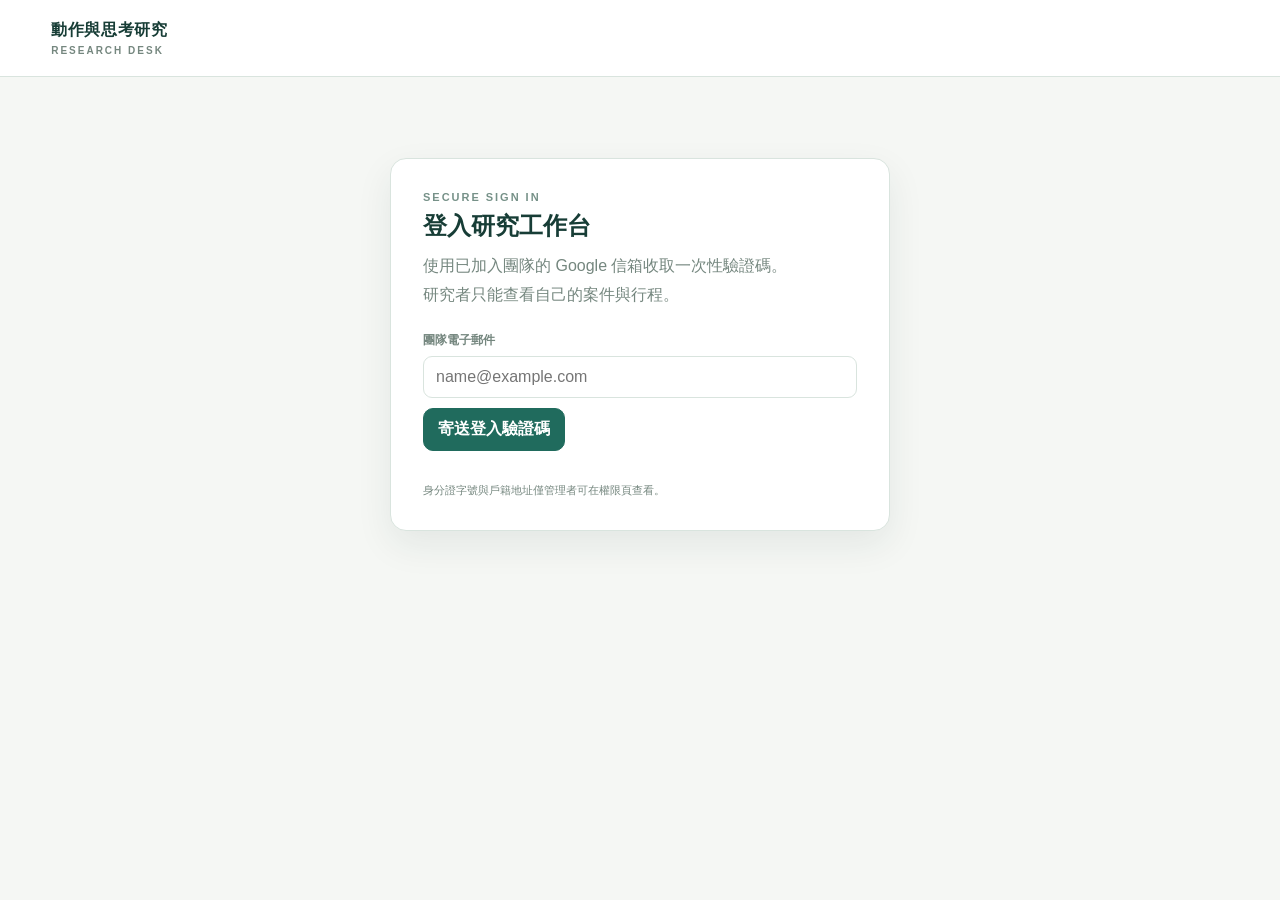
<file: index.html>
<!doctype html>
<html lang="zh-Hant">
<head>
  <base target="_top">
  <meta charset="utf-8">
  <meta name="viewport" content="width=device-width,initial-scale=1">
  <title>動作與思考｜招募工作台</title>
  <script>window.RESEARCH_DESK_ENVIRONMENT="production";</script>
  <style>
    :root{--ink:#173d36;--green:#206b5d;--mint:#e8f1ec;--paper:#f5f7f4;--line:#d9e4de;--muted:#75877f;--red:#b42318;--gold:#c68c35;--shadow:0 14px 36px rgba(20,56,48,.08)}
    *{box-sizing:border-box}body{margin:0;background:var(--paper);color:var(--ink);font-family:Inter,-apple-system,BlinkMacSystemFont,"Noto Sans TC",sans-serif}button,input,select,textarea{font:inherit}button{cursor:pointer}.wrap{min-height:100vh}.header{display:flex;justify-content:space-between;align-items:center;padding:20px clamp(18px,4vw,56px);border-bottom:1px solid var(--line);background:#fff;position:sticky;top:0;z-index:4}.brand{font-weight:800;letter-spacing:.04em}.brand small{display:block;font-size:10px;letter-spacing:.2em;color:var(--muted);margin-top:4px}.head-right{display:flex;align-items:center;gap:12px}.pill{border-radius:999px;padding:7px 12px;background:#fff1d9;color:#8b5b12;font-size:12px;font-weight:700}.person{font-size:13px;color:var(--muted)}.btn{border:1px solid var(--line);background:#fff;color:var(--ink);border-radius:10px;padding:10px 14px;font-weight:700}.btn:hover{border-color:var(--green);color:var(--green)}.btn.primary{background:var(--green);color:white;border-color:var(--green)}.btn.danger{color:var(--red);border-color:#efceca}.btn.small{padding:7px 10px;font-size:12px}.layout{display:grid;grid-template-columns:235px minmax(0,1fr);min-height:calc(100vh - 77px)}.side{border-right:1px solid var(--line);background:#fbfcfa;padding:22px 14px}.side nav{display:grid;gap:5px}.navbtn{width:100%;text-align:left;border:0;background:transparent;color:#60746c;border-radius:10px;padding:12px 13px;font-weight:650}.navbtn:hover,.navbtn.active{background:#e6f0ea;color:var(--green)}.navcount{float:right;background:var(--green);color:white;padding:2px 7px;border-radius:20px;font-size:11px}.main{padding:30px clamp(18px,4vw,54px) 60px;max-width:1480px;width:100%;margin:0 auto}.eyebrow{font-size:11px;letter-spacing:.18em;color:#769188;font-weight:800}.title{font-family:"Noto Serif TC",serif;font-size:clamp(30px,4vw,42px);line-height:1.2;margin:8px 0}.subtitle{color:var(--muted);margin:0 0 24px;line-height:1.7}.metrics{display:grid;grid-template-columns:repeat(5,minmax(0,1fr));gap:14px;margin:22px 0}.metric,.panel,.card{background:#fff;border:1px solid var(--line);border-radius:16px;box-shadow:var(--shadow)}.metric{padding:18px 20px}.metric small{color:var(--muted);font-weight:700}.metric strong{display:block;font-size:30px;margin-top:8px}.panel{padding:20px;margin:18px 0}.panel-head{display:flex;align-items:center;justify-content:space-between;gap:14px;margin-bottom:14px}.panel h2{font-size:18px;margin:0}.grid{display:grid;grid-template-columns:repeat(2,minmax(0,1fr));gap:14px}.field{display:grid;gap:7px;margin:10px 0}.field label{font-size:12px;color:var(--muted);font-weight:750}.field input,.field select,.field textarea{width:100%;border:1px solid var(--line);background:#fff;border-radius:9px;padding:11px 12px;color:var(--ink)}.field textarea{min-height:86px;resize:vertical}.actions{display:flex;gap:9px;flex-wrap:wrap;align-items:center}.tablewrap{overflow:auto}.table{width:100%;border-collapse:collapse;font-size:13px;min-width:650px}.table th{text-align:left;color:var(--muted);font-size:11px;letter-spacing:.04em;background:#f5f8f5}.table th,.table td{padding:11px 12px;border-bottom:1px solid #e8eeea;vertical-align:top}.table tr:last-child td{border-bottom:0}.tag{display:inline-block;border-radius:999px;padding:4px 9px;background:#edf3ef;color:#47645a;font-size:11px;font-weight:750}.tag.red{background:#fff0ed;color:#a63b30}.tag.amber{background:#fff4df;color:#90651d}.tag.green{background:#e4f3ec;color:#226c55}.card{padding:17px;margin:10px 0;box-shadow:none}.card-top{display:flex;justify-content:space-between;gap:12px}.card h3{font-size:16px;margin:0 0 5px}.meta{color:var(--muted);font-size:12px;line-height:1.7}.flags{color:#8f4b18;background:#fff7e9;border-radius:9px;padding:10px;margin:12px 0;font-size:13px;line-height:1.55}.empty{padding:30px;text-align:center;border:1px dashed var(--line);border-radius:12px;color:#90a098}.help{font-size:12px;color:var(--muted);line-height:1.65}.notice{background:#e9f3ef;border-radius:12px;padding:13px 15px;color:#416c60;font-size:13px;line-height:1.6;margin:14px 0}.auth{max-width:500px;margin:9vh auto;padding:32px}.auth h1{font-family:"Noto Serif TC",serif;margin:7px 0 10px}.alert{border-radius:10px;background:#f1f5f2;padding:12px;margin:12px 0;color:#52685f;font-size:13px;line-height:1.55}.alert.error{background:#fff0ed;color:#a13b30}.modal{position:fixed;inset:0;background:#14342f7a;display:none;align-items:center;justify-content:center;padding:18px;z-index:10}.modal.show{display:flex}.modalbox{width:min(560px,100%);background:white;border-radius:16px;padding:24px;max-height:85vh;overflow:auto}.modalbox h2{margin-top:0}.calendar-conflict-heading{display:flex;align-items:flex-start;gap:12px}.calendar-conflict-icon{flex:0 0 34px;height:34px;border-radius:50%;display:grid;place-items:center;background:#fff0d6;color:#8b5b12;font-weight:900}.calendar-conflict-list{display:grid;gap:8px;margin:16px 0}.calendar-conflict-item{display:flex;justify-content:space-between;gap:16px;padding:11px 12px;border:1px solid #eedbb9;background:#fffaf0;border-radius:10px;font-size:13px}.calendar-conflict-item strong{font-weight:750}.calendar-conflict-item span{white-space:nowrap;color:#8b5b12;font-weight:700}.slotline{border-left:4px solid var(--person,var(--green));background:#edf4f0;border-radius:8px;padding:12px;margin:8px 0}.color-dot{display:inline-block;width:9px;height:9px;border-radius:50%;background:var(--person);margin-right:7px}.footer{color:var(--muted);font-size:11px;margin-top:32px}.link{color:var(--green);font-weight:700;text-decoration:none}.link:hover{text-decoration:underline}.split{display:flex;justify-content:space-between;gap:14px;align-items:center}.checkrow{display:flex;gap:9px;align-items:center;font-size:13px;color:var(--muted)}
    @media(max-width:900px){.layout{grid-template-columns:1fr}.side{border-right:0;border-bottom:1px solid var(--line);padding:8px 12px;position:static;z-index:auto;overflow:visible}.side nav{display:grid;grid-template-columns:repeat(auto-fit,minmax(145px,1fr));min-width:0}.navbtn{width:100%;min-height:44px}.metrics{grid-template-columns:repeat(2,1fr)}.grid{grid-template-columns:1fr}.header{padding:14px 18px}.main{padding-top:22px}}
    @media(max-width:520px){.header{align-items:flex-start}.head-right{align-items:flex-end;flex-direction:column;gap:6px}.pill{font-size:10px}.metrics{gap:8px}.metric{padding:14px}.metric strong{font-size:25px}.panel{padding:15px}.title{font-size:30px}}
    @media(min-width:901px){.layout{grid-template-columns:205px minmax(0,1fr)}.side{padding-inline:10px}.navbtn{padding-inline:10px}}
    .calendar-event-time strong,.calendar-time-adjust strong,.appointment-calendar-event>strong{white-space:nowrap;word-break:keep-all}
    .calendar-time-adjust{flex-wrap:wrap;justify-content:flex-start}
    .calendar-time-adjust strong{flex:0 0 auto}
    .calendar-time-adjust span{margin-left:auto}
  </style>
<style>
    .study-switcher{max-width:220px;min-width:120px;border:1px solid var(--line);border-radius:9px;background:#fff;color:var(--ink);padding:7px 28px 7px 10px;font-size:12px;font-weight:700}.study-options{display:grid;gap:9px;margin-top:18px}.study-option{display:flex;align-items:center;justify-content:space-between;gap:12px;width:100%;padding:15px 16px;border:1px solid var(--line);border-radius:11px;background:#fff;color:var(--ink);text-align:left}.study-option:hover{border-color:var(--green);background:#f6faf7}.study-option strong{font-size:15px}.study-option span{color:var(--muted);font-size:12px;white-space:nowrap}
    @media(max-width:520px){.study-switcher{max-width:180px;min-width:110px}.study-options{gap:7px}.study-option{padding:12px}.study-option strong{font-size:13px}}
  </style>
<style>
    .availability-modal{width:min(920px,100%)}
    .availability-modal .schedule-editor-row:not(.published-slot-row):not(.custom-slot-row){grid-template-columns:minmax(105px,.55fr) minmax(270px,1.5fr) minmax(150px,.9fr) minmax(100px,.65fr)}
    .availability-modal .schedule-editor-times{gap:10px}
    .availability-modal .schedule-editor-times .field{flex:1;min-width:0;margin:0}
    .availability-modal .schedule-editor-times input{min-height:42px;padding:8px 10px;font-variant-numeric:tabular-nums}
    .availability-modal .published-slot-row{grid-template-columns:minmax(270px,1.4fr) minmax(170px,1fr) auto auto}
    .availability-modal .published-slot-row>.meta{grid-column:2}
    .availability-modal .published-slot-row>.tag{grid-column:3}
    .availability-modal .published-slot-row>.checkrow{grid-column:3;white-space:nowrap}
    .availability-modal .published-slot-row>.support-actions{grid-column:1/-1}
    .availability-modal .custom-slot-row{grid-template-columns:minmax(120px,.6fr) minmax(270px,1.35fr) minmax(170px,.9fr) auto}
    .availability-modal .custom-slot-row>.meta{grid-column:1/-1}
    .availability-modal .custom-slot-row>.checkrow{white-space:nowrap}
    @media(max-width:900px){
      .availability-modal .schedule-editor-row:not(.published-slot-row):not(.custom-slot-row){grid-template-columns:minmax(82px,.55fr) minmax(210px,1.45fr) minmax(120px,.85fr) minmax(80px,.55fr)}
      .availability-modal .schedule-editor-row:not(.published-slot-row):not(.custom-slot-row)>.meta{grid-column:auto;font-size:11px}
      .availability-modal .published-slot-row,.availability-modal .custom-slot-row{grid-template-columns:minmax(0,1fr) minmax(0,1fr)}
      .availability-modal .published-slot-row>.support-actions,.availability-modal .custom-slot-row>.meta{grid-column:1/-1}
      .availability-modal .published-slot-row>.meta,.availability-modal .published-slot-row>.tag,.availability-modal .published-slot-row>.checkrow{grid-column:auto}
    }
    @media(max-width:600px){
      .availability-modal .schedule-editor-row,.availability-modal .schedule-editor-row:not(.published-slot-row):not(.custom-slot-row),.availability-modal .published-slot-row,.availability-modal .custom-slot-row{grid-template-columns:minmax(0,1fr)}
      .availability-modal .schedule-editor-row>.meta,.availability-modal .published-slot-row>.meta,.availability-modal .published-slot-row>.tag,.availability-modal .published-slot-row>.checkrow,.availability-modal .published-slot-row>.support-actions,.availability-modal .custom-slot-row>.meta{grid-column:auto}
      .availability-modal .schedule-editor-times{flex-wrap:wrap}
    }
  </style>
<style>
    .roster-actions{display:flex;align-items:center;justify-content:space-between;gap:14px;padding:13px 15px;margin:12px 0 16px;background:#f1f6f2;border:1px solid var(--line);border-radius:12px}.support-actions{display:flex;gap:5px;margin-top:5px}.schedule-editor-row{display:grid;grid-template-columns:minmax(90px,.8fr) minmax(0,1.2fr);align-items:center;gap:8px;padding:10px;border:1px solid #e8eeea;border-radius:10px;background:#fff}.schedule-editor-row:last-child{border-bottom:1px solid #e8eeea}.schedule-editor-times{display:flex;align-items:center;gap:6px;min-width:0}.schedule-editor-times input{width:100%;min-width:0;border:1px solid var(--line);border-radius:8px;padding:7px}.schedule-editor-row select{width:100%;min-width:0;border:1px solid var(--line);background:#fff;border-radius:8px;padding:9px;color:var(--ink)}.schedule-editor-row .checkrow{font-weight:750;color:var(--ink)}.schedule-editor-row .meta{min-width:0;overflow-wrap:anywhere}.custom-slot-row{display:grid;grid-template-columns:minmax(90px,.8fr) minmax(0,1.2fr);align-items:center;gap:8px;padding:10px;border:1px solid var(--line);border-radius:10px;margin:7px 0;font-size:13px}.custom-slot-row .schedule-editor-times{flex-wrap:wrap}.is-locked{background:#f7f8f6}.lunch-toggle{margin:12px 0;padding:10px 12px;background:#f2f6f2;border-radius:9px}.template-row{display:grid;grid-template-columns:80px minmax(150px,240px) 1fr auto;gap:12px;align-items:center;padding:8px 0;border-bottom:1px solid #e8eeea}.template-row .field{grid-template-columns:60px 1fr;align-items:center;margin:0}.template-row .field span{color:var(--muted);font-size:12px;font-weight:700}.researcher-row{display:flex;align-items:center;gap:10px}.researcher-row .meta{margin-right:auto}.calendar-event .support-actions .btn{padding:4px 7px;font-size:10px}.calendar-mobile-weekday{display:none}
    @media(max-width:720px){.roster-actions{align-items:flex-start;flex-direction:column}.schedule-editor-row{grid-template-columns:minmax(90px,.8fr) minmax(0,1.2fr)}.schedule-editor-row .meta{grid-column:1/-1}.template-row{grid-template-columns:60px minmax(120px,1fr) auto}.template-end{grid-column:2}.researcher-row{flex-wrap:wrap}}
    .researcher-row{display:grid;grid-template-columns:12px minmax(150px,1fr) minmax(145px,.8fr) 44px auto auto minmax(135px,auto) auto;align-items:center;gap:10px;padding:10px;border-left:4px solid var(--person,var(--green));background:#edf4f0;border-radius:8px;margin:8px 0}.researcher-identity{min-width:0;display:grid;gap:2px}.researcher-identity strong,.researcher-identity .meta{overflow-wrap:anywhere}.researcher-row .meta{margin:0}.researcher-row input[type=color]{width:40px;height:34px;padding:2px;border:1px solid var(--line);border-radius:8px;background:white}.deactivation-blockers{display:grid;gap:8px;padding-left:22px;margin:16px 0}.deactivation-blockers li{padding:8px 0}.deactivation-blockers li strong,.deactivation-blockers li span{display:block}
@media(min-width:721px){.researcher-row>.tag{grid-column:3}.researcher-row>[data-reactivate-member]{grid-column:5;white-space:nowrap}.researcher-row .calendar-access-state{grid-column:7}.researcher-row>[data-retry-member-calendar]{grid-column:6;grid-row:1;justify-self:start;white-space:nowrap}}
    @media(max-width:720px){
      .researcher-row{grid-template-columns:12px minmax(0,1fr) 44px;align-items:stretch;gap:8px 10px;padding:10px}
      .researcher-row>.color-dot{grid-column:1;grid-row:1;justify-self:start;align-self:start;margin:6px 0 0}
      .researcher-row>.researcher-identity{grid-column:2/-1;grid-row:1;min-width:0}
      .researcher-row>[data-member-role]{grid-column:2;grid-row:2;width:100%;min-width:0}
      .researcher-row>[data-member-color]{grid-column:3;grid-row:2;justify-self:end;width:44px;height:38px}
      .researcher-row>[data-save-member]{grid-column:2/-1;grid-row:3;width:100%;min-height:42px;white-space:nowrap}
      .researcher-row>[data-preview-deactivate]{grid-column:2/-1;grid-row:4;width:100%;min-height:42px;white-space:nowrap}
      .researcher-row>.tag{grid-column:2/-1;grid-row:2}
      .researcher-row>[data-reactivate-member]{grid-column:2/-1;grid-row:3;width:100%;min-height:42px;white-space:nowrap}
      .researcher-row .calendar-access-state{grid-column:2/-1;grid-row:5;min-width:0;overflow-wrap:anywhere}
      .researcher-row>[data-retry-member-calendar]{grid-column:2/-1;grid-row:6;width:100%;min-height:42px;white-space:nowrap}
    }
    .calendar-admin-sync{margin:12px 0}.calendar-admin-sync summary{cursor:pointer;font-weight:800}.calendar-admin-sync-list{display:grid;gap:8px;margin-top:10px}.calendar-admin-sync-item{min-width:0;padding:10px;border:1px solid var(--line);border-radius:9px;background:#fff}.calendar-admin-sync-heading{display:flex;align-items:center;flex-wrap:wrap;gap:8px}.calendar-admin-sync-grid{display:grid;grid-template-columns:repeat(2,minmax(0,1fr));gap:5px 12px;margin-top:8px;font-size:12px;overflow-wrap:anywhere}.calendar-admin-sync-grid span{min-width:0;overflow-wrap:anywhere}
    @media(max-width:720px){.calendar-admin-sync-grid{grid-template-columns:minmax(0,1fr)}}
  </style>
<style>
    .subtitle,.help,.notice,.alert,.calendar-sync-state,.calendar-section-note,.availability-summary{min-width:0;overflow-wrap:anywhere;line-break:strict}
    .alert{white-space:pre-line}
    .auth-intro{display:grid;gap:2px}
    .auth-intro>span{display:block}
    .calendar-conflict-item{min-width:0;flex-wrap:wrap}
    .calendar-conflict-item strong,.calendar-conflict-item span{min-width:0;white-space:normal;overflow-wrap:anywhere;line-break:strict}
  </style>

  <style>
    .calendar-panel{padding:22px}.calendar-top{display:flex;align-items:center;justify-content:space-between;gap:18px;flex-wrap:wrap;margin:4px 0 18px}.calendar-period{display:flex;align-items:center;gap:14px}.calendar-period h2{min-width:170px;text-align:center;font-family:"Noto Serif TC",serif;font-size:22px;margin:0}.calendar-nav{width:40px;height:40px;padding:0;border-radius:12px;font-size:22px;line-height:1}.calendar-shortcuts{display:flex;align-items:center;gap:6px}.calendar-shortcuts .btn{white-space:nowrap}.calendar-legend{display:flex;align-items:center;gap:8px 16px;flex-wrap:wrap;color:var(--muted);font-size:12px;font-weight:700}.calendar-legend-item{white-space:nowrap}.calendar-scroll{overflow:auto;border:1px solid var(--line);border-radius:14px}.calendar-weekdays,.calendar-grid{display:grid;grid-template-columns:repeat(7,minmax(118px,1fr));min-width:840px}.calendar-weekdays{background:#f1f5f1;border-bottom:1px solid var(--line)}.calendar-weekdays div{text-align:center;padding:12px 6px;color:var(--muted);font-size:12px;font-weight:800}.calendar-grid{grid-auto-rows:minmax(126px,auto)}.calendar-day{min-width:0;padding:8px;border-right:1px solid var(--line);border-bottom:1px solid var(--line);background:#fff}.calendar-day:nth-child(7n){border-right:0}.calendar-day.outside{background:#f8faf8;color:#a5b2ac}.calendar-day.weekend:not(.outside){background:#fbfcfa}.calendar-day-head{display:flex;align-items:center;justify-content:space-between;gap:6px;margin-bottom:7px}.calendar-day-number{font-size:14px;font-weight:750}.calendar-weekend{font-size:10px;color:#9aa9a1}.calendar-day-add{padding:2px 8px;min-height:27px;border-radius:8px;font-size:16px;line-height:1;color:var(--green)}.calendar-events{display:grid;gap:5px}.calendar-event{border-left:3px solid var(--person,var(--green));background:color-mix(in srgb,var(--person,var(--green)) 15%,white);border-radius:7px;padding:6px 7px;font-size:11px;line-height:1.35;overflow-wrap:anywhere}.calendar-event strong{display:block;font-size:11px;font-variant-numeric:tabular-nums}.calendar-event-name{display:block}.calendar-event .tag{margin-top:3px;padding:2px 6px;font-size:9px}.calendar-event.pending{--person:#bd8a39;background:#fff5e3}.calendar-event.booked{filter:saturate(.78)}.calendar-event.requested{outline:1px dashed #bd8a39}.calendar-section-note{margin:14px 0 0}.day-editor-list{display:grid;grid-template-columns:minmax(0,1fr);gap:8px;margin:12px 0}.day-editor-option{display:flex;align-items:center;gap:10px;padding:10px 12px;border:1px solid var(--line);border-radius:10px;background:#fbfcfa;font-size:13px}.day-editor-option input{accent-color:var(--green)}.availability-editor-actions{display:flex;justify-content:flex-end;gap:9px;margin-top:18px}.appointment-calendar-event{border-left:3px solid var(--person,var(--green));background:color-mix(in srgb,var(--person,var(--green)) 15%,white);border-radius:7px;padding:7px;font-size:11px;line-height:1.4}.appointment-calendar-event strong{display:block;font-size:11px}.appointment-calendar-event span{display:block}
    .calendar-event-main{display:grid;width:100%;gap:2px;padding:0;border:0;background:transparent;color:inherit;text-align:left;font:inherit;cursor:pointer}.calendar-event-main.readonly{cursor:default}.calendar-event-main:focus-visible{outline:2px solid var(--green);outline-offset:2px;border-radius:4px}.calendar-event-main:hover .calendar-event-name{text-decoration:underline}.calendar-event-main.readonly:hover .calendar-event-name{text-decoration:none}.calendar-event-time{display:block}.calendar-time-adjust{display:flex;width:100%;align-items:center;justify-content:space-between;gap:4px;padding:0;border:0;background:transparent;color:inherit;text-align:left;font:inherit;cursor:pointer}.calendar-time-adjust strong{display:inline;font-size:11px;font-variant-numeric:tabular-nums}.calendar-time-adjust span{color:var(--green);font-size:9px;font-weight:800;white-space:nowrap}.calendar-time-adjust:hover span{text-decoration:underline}.calendar-time-adjust:focus-visible{outline:2px solid var(--green);outline-offset:2px;border-radius:4px}.quick-time-end{display:flex;flex-direction:column;justify-content:center;gap:4px;padding:10px 12px;border:1px solid var(--line);border-radius:10px;background:#f5f8f5}.quick-time-end strong{font-size:20px;color:var(--green);font-variant-numeric:tabular-nums}.support-actions{display:flex;gap:5px;margin-top:5px}
    .calendar-actions{display:grid;flex:1 1 420px;justify-items:end;gap:4px;min-width:0;max-width:100%}.calendar-links{display:flex;align-items:center;flex-wrap:nowrap;gap:12px;min-width:0;max-width:100%;overflow-x:auto;white-space:nowrap;scrollbar-width:none}.calendar-links::-webkit-scrollbar{display:none}.calendar-links>*{flex:0 0 auto;white-space:nowrap}.calendar-links .link{font-size:14px}
    @media(max-width:680px){.calendar-panel{padding:14px}.calendar-top{align-items:flex-start}.calendar-period{gap:8px}.calendar-period h2{min-width:140px;font-size:19px}.calendar-legend{gap:7px 11px}.day-editor-list{grid-template-columns:1fr}}
    @media(max-width:600px){.calendar-scroll{overflow:visible;border:0}.calendar-weekdays{display:none}.calendar-weekdays,.calendar-grid{min-width:0}.calendar-grid{grid-template-columns:minmax(0,1fr);grid-auto-rows:auto;gap:8px}.calendar-day.outside{display:none}.calendar-day{min-height:0;padding:10px;border:1px solid var(--line);border-radius:10px}.calendar-day:nth-child(7n){border-right:1px solid var(--line)}.calendar-day-number{display:flex;align-items:baseline;gap:7px}.calendar-mobile-weekday{display:inline;color:var(--muted);font-size:11px;font-weight:600}.calendar-day-add{min-width:40px;min-height:40px}.modal{align-items:flex-end;padding:8px}.modalbox{width:100%;max-height:calc(100dvh - 16px);padding:18px;border-radius:16px;overflow:auto}.schedule-editor-row,.custom-slot-row{grid-template-columns:minmax(0,1fr)}.schedule-editor-row .meta{grid-column:auto}.schedule-editor-times input{min-width:0}.availability-editor-actions{position:sticky;bottom:-18px;z-index:1;background:#fff;padding:12px 0 4px;box-shadow:0 -8px 12px #fff}.availability-editor-actions .btn{min-height:44px}}
    @media(max-width:420px){.header{gap:8px}.brand{font-size:14px}.head-right{max-width:60%}.person{font-size:11px}.calendar-period h2{min-width:120px;font-size:17px}.calendar-nav{width:38px;height:38px}.calendar-legend{font-size:11px}.calendar-event{font-size:12px}.schedule-editor-times{width:100%}.schedule-editor-times .field{min-width:0;flex:1}.actions>.btn,.availability-editor-actions>.btn{flex:1}}
    @media(max-width:600px){.calendar-panel .panel-head{align-items:flex-start;flex-direction:column}.calendar-actions{width:100%;flex:none;justify-items:start}.calendar-links{width:100%;gap:10px}.calendar-links .link{font-size:12px}}
    @media(max-width:420px){.calendar-links{gap:8px}.calendar-links .link{font-size:11px}}
    .slot-capacity-summary{display:block;margin-top:3px;color:var(--muted);font-size:9px;font-variant-numeric:tabular-nums}.slot-capacity-action{margin-top:4px;padding:4px 7px;font-size:10px}.appointment-calendar-group{padding:0;overflow:hidden}.appointment-calendar-group>summary{display:grid;grid-template-columns:1fr;gap:2px;padding:7px;cursor:pointer;list-style:none}.appointment-calendar-group>summary::-webkit-details-marker{display:none}.appointment-calendar-group>summary::after{content:'＋';position:absolute;right:8px;top:7px;color:var(--muted);font-size:12px}.appointment-calendar-group[open]>summary::after{content:'−'}.appointment-calendar-group>summary{position:relative;padding-right:24px}.appointment-calendar-group>summary>span,.appointment-calendar-group>summary>small{display:block;overflow-wrap:anywhere}.appointment-calendar-group>summary>small{color:var(--muted);font-size:9px}.appointment-calendar-cases{display:grid;gap:4px;padding:5px 7px 7px;border-top:1px solid #dfe9e2}.appointment-calendar-case,.slot-capacity-case{display:flex;align-items:center;justify-content:space-between;gap:8px;padding:7px 0;border-bottom:1px solid #e8eeea}.appointment-calendar-case:last-child,.slot-capacity-case:last-child{border-bottom:0}.appointment-calendar-case>span,.slot-capacity-case>span{min-width:0}.appointment-calendar-case strong,.slot-capacity-case strong{display:block;overflow-wrap:anywhere}.appointment-calendar-case small,.slot-capacity-case small{display:block;color:var(--muted);font-size:10px}.slot-capacity-editor{display:grid;gap:7px;padding:12px;border:1px solid var(--line);border-radius:10px;background:#f8faf8}.slot-capacity-editor>label,.capacity-default-row>label{font-size:12px;font-weight:750;color:var(--muted)}.slot-capacity-controls{display:grid;grid-template-columns:minmax(0,1fr) auto;gap:8px}.slot-capacity-controls input,.capacity-default-row input{min-width:0;width:100%;border:1px solid var(--line);border-radius:9px;padding:9px 11px;color:var(--ink);font:inherit}.slot-capacity-cases{margin-top:16px}.slot-capacity-cases h3{margin:0 0 6px;font-size:14px}.compact-empty{padding:14px;font-size:12px}.capacity-default-row{display:grid;grid-template-columns:minmax(90px,1fr) minmax(100px,180px) auto;align-items:center;gap:10px}
    @media(max-width:600px){.slot-capacity-action{min-height:36px}.appointment-calendar-case .btn,.slot-capacity-case .btn{min-height:36px;padding:6px 8px}.capacity-default-row{grid-template-columns:1fr minmax(80px,130px)}.capacity-default-row .btn{grid-column:1/-1}.slot-capacity-controls .btn{min-width:84px}}
</style>

  <style>
    @keyframes request-spin{to{transform:rotate(360deg)}}
    .button-spinner{display:inline-block;width:13px;height:13px;margin-right:8px;vertical-align:-2px;border:2px solid currentColor;border-right-color:transparent;border-radius:50%;animation:request-spin .75s linear infinite}
    .alert.is-pending{display:flex;align-items:center;gap:9px;background:#e9f3ef;color:#315f52;border:1px solid var(--line)}
    .alert.is-pending::before{content:"";flex:0 0 15px;width:15px;height:15px;border:2px solid #8db9a8;border-right-color:transparent;border-radius:50%;animation:request-spin .75s linear infinite}
    .request-pending{cursor:progress}
    .ack-emphasis{color:var(--red);font-size:16px;line-height:1.6}
    .ack-confirm-button{min-height:48px}
    #modalbox:has(.move-modal),#modalbox:has(.resource-modal){width:min(760px,100%)}
    .move-modal,.resource-modal{min-width:0}
    .move-modal h2,.resource-modal h2{margin:5px 0 12px}
    .move-old-slot{display:grid;grid-template-columns:auto minmax(0,1fr);gap:12px;padding:12px 14px;margin:12px 0;border:1px solid var(--line);border-radius:12px;background:#f5f8f5;line-height:1.55}
    .move-old-slot strong{white-space:nowrap}
    .move-month-controls{display:flex;align-items:center;gap:8px;margin:14px 0;flex-wrap:wrap}
    .move-month-controls strong{min-width:120px;text-align:center}
    .move-date-list{display:flex;gap:7px;overflow-x:auto;padding:2px 0 8px;scrollbar-width:thin}
    .move-date-list .btn{white-space:nowrap;flex:0 0 auto}
    .move-slot-list{display:grid;grid-template-columns:repeat(2,minmax(0,1fr));gap:9px;margin:12px 0}
    .move-slot-card{display:grid;gap:5px;min-width:0;text-align:left;padding:12px;border:1px solid var(--line);border-radius:12px;background:#fff;color:var(--ink)}
    .move-slot-card:hover,.move-slot-card.selected{border-color:var(--green);background:#edf5f1}
    .move-slot-card strong{font-size:15px}
    .move-slot-card span,.move-slot-card small{color:var(--muted)}
    .move-slot-card b{color:var(--green);font-size:12px}
    .move-consent{padding:10px 0}
    .move-compare{display:grid;grid-template-columns:repeat(2,minmax(0,1fr));gap:12px;margin:14px 0}
    .move-compare>section,.resource-group{min-width:0;padding:14px;border:1px solid var(--line);border-radius:12px;background:#fbfcfa}
    .move-compare h3,.resource-group h3{margin:0 0 8px;font-size:15px}
    .move-compare p,.resource-group p{margin:6px 0;line-height:1.55;overflow-wrap:anywhere}
    .resource-modal{display:grid;gap:10px}
    .resource-group ul{margin:8px 0 0;padding-left:20px}
    .resource-group li{margin:5px 0;overflow-wrap:anywhere}
    .resource-group a{color:var(--green);font-weight:700;overflow-wrap:anywhere}
    .resource-group li .meta{display:block}
    .resource-warning{color:#8b5b12;font-weight:700}
    @media(max-width:600px){
      #modalbox:has(.move-modal),#modalbox:has(.resource-modal){width:100%;max-height:calc(100dvh - 16px);padding:16px}
      .move-slot-list,.move-compare{grid-template-columns:minmax(0,1fr)}
      .move-month-controls{gap:6px}
      .move-month-controls strong{flex:1;min-width:100px}
      .move-old-slot{grid-template-columns:minmax(0,1fr);gap:3px}
      .move-reason-grid{grid-template-columns:minmax(0,1fr)}
      .resource-group{padding:12px}
      .move-modal .actions>.btn,.resource-modal .actions>.btn{flex:1;min-height:44px}
    }
</style>

  <style>
  .records-view{max-width:1040px;margin:0 auto;display:grid;gap:10px}
  .records-count{color:var(--muted);font-size:12px;font-weight:700;white-space:nowrap}
  .records-progress{display:grid;grid-template-columns:repeat(2,minmax(0,1fr));gap:10px}
  .records-progress-card{min-width:0;display:flex;align-items:baseline;gap:8px;padding:15px 18px;background:#fff;border:1px solid var(--line);border-radius:14px}
  .records-progress-card small{margin-right:auto;color:var(--muted);font-size:12px;font-weight:750;white-space:nowrap}
  .records-progress-card strong{font-size:26px;line-height:1;font-variant-numeric:tabular-nums}
  .records-progress-card span{color:var(--muted);font-size:12px;white-space:nowrap}
  .records-entry,.records-compose,.records-history{background:#fff;border:1px solid var(--line);border-radius:14px}
  .records-entry{overflow:hidden}
  .records-summary{list-style:none;display:grid;grid-template-columns:minmax(0,1fr) auto;align-items:center;gap:18px;min-height:70px;padding:13px 18px;cursor:pointer}
  .records-summary::-webkit-details-marker,.records-note-summary::-webkit-details-marker{display:none}
  .records-summary-main{min-width:0;display:flex;align-items:baseline;gap:14px}
  .records-summary-main>strong{font-size:15px;white-space:nowrap}
  .records-meta{min-width:0;color:var(--muted);font-size:12px;overflow:hidden;text-overflow:ellipsis;white-space:nowrap}
  .records-summary-end{display:flex;align-items:center;gap:18px}
  .records-status{padding:5px 9px;border-radius:999px;background:#f1f4f1;color:#687970;font-size:11px;font-weight:700;white-space:nowrap}
  .records-status.has-value{background:#e5f2ec;color:#246a58}
  .records-expand{color:var(--green);font-size:12px;font-weight:750;white-space:nowrap}
  .records-entry[open] .records-expand>span,.records-note-entry[open] .records-expand{display:inline-block;transform:rotate(180deg)}
  .records-editor{border-top:1px solid #edf1ee;padding:15px 18px 17px}
  .records-fields{display:grid;grid-template-columns:minmax(180px,.8fr) repeat(2,minmax(170px,1fr));align-items:end;gap:12px}
  .records-coding-fields{display:grid;grid-template-columns:repeat(2,minmax(170px,1fr));gap:12px;margin-top:12px}
  .records-field{min-width:0;display:grid;gap:6px;color:var(--muted);font-size:11px;font-weight:750}
  .records-field select,.records-field input,.records-field textarea{width:100%;min-width:0;border:1px solid var(--line);border-radius:9px;background:#fff;color:var(--ink);font:inherit;font-size:14px;padding:9px 11px}
  .records-field select,.records-field input{height:42px}
  .records-field textarea{min-height:76px;resize:vertical;line-height:1.55}
  .records-check{min-height:42px;display:flex;align-items:center;gap:9px;padding:0 11px;border:1px solid var(--line);border-radius:9px;color:var(--ink);font-size:13px;font-weight:650;white-space:nowrap}
  .records-check input{width:16px;height:16px;margin:0;accent-color:var(--green)}
  .records-note-field{margin-top:13px}
  .records-actions{display:flex;justify-content:flex-end;margin-top:12px}
  .records-actions .btn{min-width:96px}
  .records-compose,.records-history{padding:18px}
  .records-compose-head,.records-history-head{display:flex;align-items:center;justify-content:space-between;gap:16px}
  .records-compose h2,.records-history h2{margin:0;font-size:16px}
  .records-date-field{width:min(220px,45%)}
  .records-compose-text{margin-top:12px}
  .records-compose-text textarea{min-height:100px}
  .records-history{display:grid;gap:8px}
  .records-history-head{margin-bottom:2px}
  .records-note-entry{border:1px solid #e8eeea;border-radius:10px;overflow:hidden}
  .records-note-summary{list-style:none;display:grid;grid-template-columns:110px 130px minmax(0,1fr) 14px;align-items:center;gap:12px;min-height:48px;padding:10px 13px;cursor:pointer}
  .records-note-summary time,.records-note-author{font-size:12px;font-weight:700;white-space:nowrap}
  .records-note-author{color:var(--muted);overflow:hidden;text-overflow:ellipsis}
  .records-note-preview{font-size:12px;color:#52675e;overflow:hidden;text-overflow:ellipsis;white-space:nowrap}
  .records-note-summary>.records-expand{font-size:14px}
  .records-note-full{border-top:1px solid #edf1ee;padding:13px;color:#40574e;font-size:13px;line-height:1.7;white-space:pre-wrap;overflow-wrap:anywhere}
  .records-history .empty{padding:20px}
  @media(max-width:760px){
    .records-summary{grid-template-columns:minmax(0,1fr) auto;gap:10px;padding:12px 13px}
    .records-summary-main{display:grid;gap:3px}
    .records-summary-main>strong{font-size:14px}
    .records-meta{font-size:11px}
    .records-summary-end{gap:8px}
    .records-fields{grid-template-columns:repeat(2,minmax(0,1fr));gap:9px}
    .records-fields>.records-field{grid-column:1/-1}
    .records-check{white-space:normal;font-size:12px}
    .records-coding-fields{gap:9px;grid-template-columns:repeat(2,minmax(0,1fr))}
    .records-editor{padding:12px 13px 14px}
    .records-compose,.records-history{padding:14px}
    .records-note-summary{grid-template-columns:88px minmax(0,1fr) 14px;gap:8px;padding:10px}
    .records-note-author{display:none}
  }
  @media(max-width:420px){
    .records-progress{gap:7px}
    .records-progress-card{gap:5px;padding:12px 9px}
    .records-progress-card small,.records-progress-card span{font-size:10px}
    .records-progress-card strong{font-size:22px}
    .records-summary-end{align-items:flex-end;flex-direction:column;gap:5px}
    .records-status{font-size:10px;padding:4px 7px}
    .records-expand{font-size:11px}
    .records-date-field{width:48%}
    .records-note-summary{grid-template-columns:76px minmax(0,1fr) 12px;gap:6px}
    .records-note-summary time,.records-note-preview{font-size:11px}
  }
</style>

  <style>
    .availability-modal .time-pair{display:grid;grid-template-columns:minmax(0,1fr) 18px minmax(0,1fr);align-items:end;gap:8px;width:100%;min-width:0}
    .availability-modal .time-pair>.field{display:grid;grid-template-rows:auto 42px;gap:6px;min-width:0;margin:0}
    .availability-modal .time-pair [hidden]{display:none!important}
    .availability-modal .time-pair>.field>span{font-size:11px;color:var(--muted);font-weight:750}
    .availability-modal .time-pair input[data-time-24h],.availability-modal .time-readout{display:flex;align-items:center;justify-content:center;width:100%;min-width:0;height:42px;min-height:42px;padding:6px 8px;border:1px solid var(--line);border-radius:9px;background:#fff;color:var(--ink);font-size:15px;font-variant-numeric:tabular-nums}
    .availability-modal .time-readout{background:#f5f8f5;font-weight:750}
    .availability-modal .time-separator{align-self:end;margin-bottom:12px;text-align:center;color:var(--muted);font-size:12px;font-weight:700}
    @media(max-width:600px){.availability-modal .time-pair{grid-template-columns:minmax(0,1fr) 16px minmax(0,1fr);gap:5px}.availability-modal .time-pair input[data-time-24h],.availability-modal .time-readout{padding:5px 3px;font-size:14px}.availability-modal .time-separator{margin-bottom:12px;font-size:11px}.availability-modal .time-pair>.field{grid-template-rows:auto 42px}.availability-modal .day-editor-option{min-height:46px}}
    .availability-modal .sr-only{position:absolute!important;width:1px!important;height:1px!important;padding:0!important;margin:-1px!important;overflow:hidden!important;clip:rect(0,0,0,0)!important;white-space:nowrap!important;border:0!important}
    .availability-modal .availability-summary{margin:0 0 14px}
    .availability-modal .schedule-editor-header,.availability-modal .schedule-editor-row.draft-slot-row:not(.published-slot-row):not(.custom-slot-row){display:grid;grid-template-columns:minmax(70px,.5fr) minmax(220px,1.4fr) minmax(150px,1fr) minmax(90px,.65fr);gap:10px;align-items:center}
    .availability-modal .schedule-editor-header{padding:0 12px 6px;color:var(--muted);font-size:11px;font-weight:800}
    .availability-modal .draft-slot-row{min-height:60px;padding:8px 12px}
    .availability-modal .draft-slot-row .slot-number{min-width:0;color:var(--ink);font-size:13px;font-weight:750;white-space:nowrap}
    .availability-modal .draft-slot-row .slot-number input{accent-color:var(--green)}
    .availability-modal .draft-slot-row .schedule-editor-times{height:42px}
    .availability-modal .draft-slot-row .time-pair{align-items:center}
    .availability-modal .draft-slot-row .time-pair>.field{grid-template-rows:42px}
    .availability-modal .draft-slot-row .time-separator{align-self:center;margin:0}
    .availability-modal .draft-slot-row .time-readout{height:42px}
    .availability-modal .draft-slot-row .slot-assignee{min-width:0}
    .availability-modal .draft-slot-row select,.availability-modal .published-slot-row select,.availability-modal .custom-slot-row select,.availability-modal .availability-add-fields select{height:42px;min-height:42px;padding:7px 10px;font-size:14px}
    .availability-modal .assignee-name{display:flex;align-items:center;min-height:42px;color:var(--ink);font-size:13px}
    .availability-modal .slot-status{min-width:0}
    .availability-modal .slot-status .tag{white-space:nowrap}
    .availability-modal .day-editor-list{gap:7px;margin:8px 0 14px}
    .availability-modal .custom-slots-section{margin:14px 0;padding-top:10px;border-top:1px solid var(--line)}
    .availability-modal .custom-slots-section h3{margin:0 0 8px;font-size:14px}
    .availability-modal .custom-editor-header,.availability-modal .custom-slot-row{grid-template-columns:minmax(70px,.5fr) minmax(220px,1.4fr) minmax(150px,1fr) auto}
    .availability-modal .custom-slot-row{min-height:60px;margin:0;padding:8px 12px}
    .availability-modal .custom-slot-row .time-pair>.field{grid-template-rows:42px}
    .availability-modal .custom-slot-row .time-separator{align-self:center;margin:0}
    .availability-modal .custom-slot-row .checkrow{white-space:nowrap}
    .availability-modal .lunch-toggle{min-height:42px;margin:10px 0;padding:9px 12px;font-size:13px}
    .availability-modal .availability-add-slot{margin:10px 0;border:1px solid var(--line);border-radius:10px;background:#fbfcfa}
    .availability-modal .availability-add-slot summary{min-height:44px;padding:12px 14px;color:var(--green);font-size:13px;font-weight:800;cursor:pointer;list-style:none}
    .availability-modal .availability-add-slot summary::-webkit-details-marker{display:none}
    .availability-modal .availability-add-slot summary::after{content:"展開";float:right;color:var(--muted);font-size:11px}
    .availability-modal .availability-add-slot[open] summary::after{content:"收合"}
    .availability-modal .availability-add-fields{display:grid;grid-template-columns:minmax(0,1fr) 20px minmax(0,1fr) minmax(160px,1.1fr);align-items:center;gap:8px;padding:0 14px 12px}
    .availability-modal .availability-add-fields .field{margin:0}
    .availability-modal .availability-add-fields .time-separator{margin:0;text-align:center;color:var(--muted)}
    .availability-modal .availability-add-fields>.field:nth-child(1){grid-column:1}
    .availability-modal .availability-add-fields>.time-separator{grid-column:2}
    .availability-modal .availability-add-fields>.field:nth-child(3){grid-column:3}
    .availability-modal .availability-add-fields>.add-owner{grid-column:4}
    .availability-modal .availability-add-fields>.add-slot-enable{grid-column:1/-1;margin:0}
    .availability-modal .availability-add-fields.published-add-fields{grid-template-columns:minmax(0,1fr) minmax(0,1fr) minmax(160px,1.1fr)}
    .availability-modal .published-add-fields>.field:nth-child(1){grid-column:1}
    .availability-modal .published-add-fields>.time-readout{grid-column:2}
    .availability-modal .published-add-fields>.add-owner{grid-column:3}
    .availability-modal .availability-add-fields .help{grid-column:1/-1;margin:0}
    .availability-modal .advanced-mode-toggle{margin:8px 0;color:var(--muted);font-size:12px}
    .availability-modal .published-editor-header,.availability-modal .published-slot-row{grid-template-columns:minmax(220px,1.4fr) minmax(160px,1fr) auto}
    .availability-modal .published-slot-row{min-height:60px;padding:8px 12px}
    .availability-modal .published-slot-row .time-pair>.field{grid-template-rows:42px}
    .availability-modal .published-slot-row .time-separator{align-self:center;margin:0}
    .availability-modal .published-slot-row .time-readout{height:42px}
    .availability-modal .published-slot-row .slot-time-range{white-space:nowrap;font-weight:750;font-variant-numeric:tabular-nums}
    .availability-modal .published-slot-row .tag{white-space:nowrap}
    @media(max-width:900px){.availability-modal .schedule-editor-header,.availability-modal .schedule-editor-row.draft-slot-row:not(.published-slot-row):not(.custom-slot-row){grid-template-columns:minmax(66px,.45fr) minmax(190px,1.35fr) minmax(130px,1fr) minmax(78px,.6fr)}.availability-modal .custom-editor-header,.availability-modal .custom-slot-row{grid-template-columns:minmax(66px,.45fr) minmax(190px,1.35fr) minmax(130px,1fr) auto}}
    @media(max-width:600px){.availability-modal .schedule-editor-header,.availability-modal .schedule-editor-row.draft-slot-row:not(.published-slot-row):not(.custom-slot-row){grid-template-columns:minmax(78px,.5fr) minmax(0,1fr);gap:8px}.availability-modal .schedule-editor-header{display:none}.availability-modal .draft-slot-row{min-height:0;padding:10px}.availability-modal .draft-slot-row>.schedule-editor-times{grid-column:1/-1;grid-row:2}.availability-modal .draft-slot-row>.slot-assignee{grid-column:2;grid-row:1}.availability-modal .draft-slot-row>.slot-status{grid-column:1/-1;grid-row:3}.availability-modal .custom-editor-header{display:none}.availability-modal .custom-slot-row{grid-template-columns:minmax(70px,.5fr) minmax(0,1fr);gap:8px}.availability-modal .custom-slot-row>.schedule-editor-times{grid-column:1/-1;grid-row:2}.availability-modal .custom-slot-row>.slot-assignee{grid-column:2;grid-row:1}.availability-modal .custom-slot-row>.slot-status{grid-column:1;grid-row:3}.availability-modal .custom-slot-row>.checkrow{grid-column:2;grid-row:3;justify-self:end}.availability-modal .availability-add-fields{grid-template-columns:minmax(0,1fr) 16px minmax(0,1fr);gap:7px}.availability-modal .availability-add-fields>.field:nth-child(3){grid-column:3}.availability-modal .availability-add-fields>.add-owner{grid-column:1/-1}.availability-modal .availability-add-fields>.help{grid-column:1/-1}.availability-modal .published-editor-header{display:none}.availability-modal .published-slot-row{grid-template-columns:minmax(0,1fr) auto;gap:8px}.availability-modal .published-slot-row>.time-pair,.availability-modal .published-slot-row>.slot-time-range{grid-column:1/-1}.availability-modal .published-slot-row>.tag{grid-column:1}.availability-modal .published-slot-row>.checkrow{grid-column:2;justify-self:end}}
    .availability-modal{width:min(820px,100%);padding:18px}
    .availability-modal .availability-summary{margin:0 0 8px;font-size:11px}
    .availability-modal .schedule-editor-header,.availability-modal .schedule-editor-row.draft-slot-row:not(.published-slot-row):not(.custom-slot-row){grid-template-columns:74px minmax(0,1.4fr) minmax(190px,1fr);gap:7px}
    .availability-modal .schedule-editor-row.draft-slot-row:not(.published-slot-row):not(.custom-slot-row){min-height:48px;padding:5px 8px}
    .availability-modal .draft-slot-row .schedule-editor-times,.availability-modal .draft-slot-row .time-pair>.field{height:38px;grid-template-rows:38px}
    .availability-modal .schedule-editor-times input[data-time-24h],.availability-modal .time-readout{height:38px;min-height:38px;padding:5px 7px;text-align:center}
    .availability-modal .draft-slot-row select,.availability-modal .published-slot-row select,.availability-modal .custom-slot-row select,.availability-modal .availability-add-fields select{height:38px;min-height:38px;padding:5px 7px}
    .availability-modal .draft-slot-row .time-readout{height:38px}
    .availability-modal .slot-assignee{display:flex;align-items:center;gap:6px;min-width:0}
    .availability-modal .slot-assignee select{flex:1 1 auto;min-width:0}
    .availability-modal .slot-assignee .tag{flex:0 0 auto;white-space:nowrap}
    .availability-modal .custom-editor-header,.availability-modal .custom-slot-row{grid-template-columns:74px minmax(0,1.4fr) minmax(190px,1fr) auto;gap:7px}
    .availability-modal .custom-slot-row{min-height:48px;padding:5px 8px}
    .availability-modal .custom-slot-row .time-pair>.field{grid-template-rows:38px}
    .availability-modal .availability-summary+.select-all-slots{margin:0 0 6px}
    .availability-modal .day-editor-list{gap:5px;margin:5px 0 9px}
    .availability-modal .lunch-toggle{min-height:36px;margin:7px 0;padding:6px 9px}
    .availability-modal .availability-add-slot{margin:6px 0}
    .availability-modal .availability-add-slot summary{min-height:36px;padding:8px 11px}
    .availability-modal .availability-add-fields{gap:6px;padding:0 10px 8px}
    .availability-modal .availability-add-fields .field{margin:0}
    .availability-modal .availability-add-fields .add-slot-enable{grid-column:1/-1;margin:0}
    .availability-modal .availability-editor-actions{margin-top:10px}
    @media(max-width:900px){.availability-modal .schedule-editor-header,.availability-modal .schedule-editor-row.draft-slot-row:not(.published-slot-row):not(.custom-slot-row){grid-template-columns:68px minmax(0,1.25fr) minmax(170px,1fr)}.availability-modal .custom-editor-header,.availability-modal .custom-slot-row{grid-template-columns:68px minmax(0,1.25fr) minmax(170px,1fr) auto}}
    @media(max-width:600px){.availability-modal{padding:14px}.availability-modal .schedule-editor-header,.availability-modal .schedule-editor-row.draft-slot-row:not(.published-slot-row):not(.custom-slot-row){grid-template-columns:minmax(68px,.5fr) minmax(0,1fr);gap:5px}.availability-modal .draft-slot-row{min-height:0;padding:7px}.availability-modal .draft-slot-row>.schedule-editor-times{grid-column:1/-1;grid-row:2}.availability-modal .draft-slot-row>.slot-assignee{grid-column:2;grid-row:1}.availability-modal .custom-slot-row{grid-template-columns:minmax(64px,.5fr) minmax(0,1fr);gap:5px}.availability-modal .custom-slot-row>.schedule-editor-times{grid-column:1/-1;grid-row:2}.availability-modal .custom-slot-row>.slot-assignee{grid-column:2;grid-row:1}.availability-modal .custom-slot-row>.checkrow{grid-column:2;grid-row:3;justify-self:end}.availability-modal .availability-add-fields{grid-template-columns:minmax(0,1fr) 14px minmax(0,1fr);gap:5px}.availability-modal .availability-add-fields>.field:nth-child(3){grid-column:3}.availability-modal .availability-add-fields>.add-owner{grid-column:1/-1}.availability-modal .availability-add-fields>.help,.availability-modal .availability-add-fields>.add-slot-enable{grid-column:1/-1}.availability-modal .availability-add-fields input[type=time],.availability-modal .availability-add-fields .time-readout,.availability-modal .draft-slot-row select,.availability-modal .published-slot-row select,.availability-modal .custom-slot-row select,.availability-modal .availability-add-fields select{height:42px;min-height:42px}.availability-modal .draft-slot-row .schedule-editor-times input[data-time-24h],.availability-modal .draft-slot-row .time-readout{height:42px;min-height:42px}.availability-modal .draft-slot-row .time-pair>.field,.availability-modal .custom-slot-row .time-pair>.field{grid-template-rows:42px}.availability-modal .published-slot-row{grid-template-columns:minmax(0,1fr) auto;gap:6px}.availability-modal .published-slot-row>.time-pair,.availability-modal .published-slot-row>.slot-time-range{grid-column:1/-1}}

    @media(min-width:901px){.layout{grid-template-columns:185px minmax(0,1fr)}.side{padding-inline:8px}.navbtn{padding:10px 8px}}
    .time-wheel-control{position:relative;display:flex;align-items:stretch;width:100%;min-width:0;gap:3px}
    .time-wheel-control>input[data-time-24h]{flex:1 1 auto;width:0;min-width:0;height:38px;min-height:38px;padding:5px 7px;font-variant-numeric:tabular-nums;text-align:center}
    .time-wheel-trigger{flex:0 0 28px;width:28px;border:1px solid var(--line);border-radius:8px;background:#f7faf8;color:var(--green);font-size:18px;line-height:1}
    .time-wheel-popover{position:absolute;right:0;bottom:calc(100% + 5px);z-index:20;display:flex;align-items:center;gap:5px;padding:8px;border:1px solid var(--line);border-radius:10px;background:#fff;box-shadow:0 8px 24px rgba(20,56,48,.16)}
    .time-wheel-popover[hidden]{display:none}
    .time-wheel-popover label{display:grid;gap:3px;text-align:center;color:var(--muted);font-size:10px;font-weight:700}
    .time-wheel-popover select{width:52px;height:112px;padding:2px;border:1px solid var(--line);border-radius:6px;color:var(--ink);font-variant-numeric:tabular-nums}
    .time-wheel-popover .btn{align-self:flex-end;white-space:nowrap;padding:7px 8px}
    .availability-modal .schedule-editor-row.draft-slot-row{grid-template-columns:minmax(88px,.5fr) minmax(250px,1.35fr) minmax(170px,1fr);gap:8px;min-height:46px;padding:5px 8px}
    .availability-modal .schedule-editor-row.published-slot-row{grid-template-columns:minmax(300px,1.5fr) minmax(170px,1fr) auto;gap:8px;min-height:46px;padding:5px 8px}
    .availability-modal .schedule-editor-header{grid-template-columns:minmax(88px,.5fr) minmax(250px,1.35fr) minmax(170px,1fr);gap:8px}
    .availability-modal .published-editor-header{grid-template-columns:minmax(300px,1.5fr) minmax(170px,1fr) auto;gap:8px}
    .availability-modal .draft-slot-row .time-pair,.availability-modal .published-slot-row .time-pair{grid-template-rows:38px;align-items:center}
    .availability-modal .draft-slot-row .time-pair>.field,.availability-modal .published-slot-row .time-pair>.field{grid-template-rows:38px;min-width:0}
    .availability-modal .draft-slot-row .time-pair input[data-time-24h],.availability-modal .published-slot-row .time-pair input[data-time-24h]{height:38px;min-height:38px}
    .availability-modal .published-slot-row>.checkrow{justify-self:end;white-space:nowrap}
    .availability-modal .published-slot-row .slot-assignee,.availability-modal .draft-slot-row .slot-assignee{min-width:0}
    .availability-modal .slot-number{display:flex;align-items:center;gap:6px;white-space:nowrap;font-size:12px;font-weight:750}
    .availability-modal .slot-number input{accent-color:var(--green)}
    .availability-modal .assignee-name{overflow:hidden;text-overflow:ellipsis;white-space:nowrap}
    .availability-modal .custom-slot-row .time-wheel-control{max-width:100%}
    @media(max-width:900px){.availability-modal .schedule-editor-header,.availability-modal .schedule-editor-row.draft-slot-row{grid-template-columns:minmax(76px,.5fr) minmax(210px,1.3fr) minmax(150px,1fr)}.availability-modal .schedule-editor-row.published-slot-row{grid-template-columns:minmax(250px,1.4fr) minmax(130px,1fr) auto}.availability-modal .published-editor-header{grid-template-columns:minmax(250px,1.4fr) minmax(130px,1fr) auto}}
    @media(max-width:600px){.availability-modal .schedule-editor-header{display:none}.availability-modal .schedule-editor-row.draft-slot-row{grid-template-columns:minmax(0,1fr) minmax(0,1.7fr);gap:6px}.availability-modal .draft-slot-row>.schedule-editor-times{grid-column:1/-1}.availability-modal .draft-slot-row>.slot-assignee{grid-column:2;grid-row:1}.availability-modal .schedule-editor-row.published-slot-row{grid-template-columns:minmax(0,1fr);gap:8px;padding:10px 12px}.availability-modal .published-slot-row>.slot-assignee{grid-column:1/-1;grid-row:1}.availability-modal .published-slot-row>.time-pair,.availability-modal .published-slot-row>.slot-time-range{grid-column:1/-1;grid-row:2}.availability-modal .published-slot-row>.checkrow{grid-column:1/-1;grid-row:3;justify-self:end}.availability-modal .published-slot-row .time-pair>.field{grid-template-rows:42px}.availability-modal .published-slot-row .time-pair input[data-time-24h],.availability-modal .published-slot-row .time-pair .time-readout{height:42px;min-height:42px}.time-wheel-popover{right:-2px}}
@media(max-width:600px){
      .availability-modal .availability-add-fields.published-add-fields{grid-template-columns:minmax(0,1fr) minmax(0,1fr)}
      .availability-modal .published-add-fields>.field:nth-child(1){grid-column:1}
      .availability-modal .published-add-fields>.time-readout{grid-column:2}
      .availability-modal .published-add-fields>.add-owner{grid-column:1/-1}
    }
    .availability-modal .published-presets-section{margin:12px 0;padding:10px 0;border-top:1px solid var(--line)}
    .availability-modal .published-presets-section h3{margin:0 0 4px;font-size:15px}
    .availability-modal .published-presets-section>.help{margin:0 0 8px}
    .availability-modal .published-preset-row{display:grid;grid-template-columns:minmax(0,1fr) minmax(160px,.7fr);gap:10px;align-items:center;padding:7px 8px;border:1px solid var(--line);border-radius:10px;margin:5px 0}
    .availability-modal .published-preset-row select{width:100%;min-width:0;height:38px;min-height:38px;padding:5px 30px 5px 10px;border:1px solid var(--line);border-radius:9px;background-color:#fff;background-image:url("data:image/svg+xml,%3Csvg xmlns='http://www.w3.org/2000/svg' width='12' height='8' viewBox='0 0 12 8'%3E%3Cpath d='m1 1 5 5 5-5' fill='none' stroke='%2360746c' stroke-width='1.6'/%3E%3C/svg%3E");background-repeat:no-repeat;background-position:right 10px center;background-size:12px;color:var(--ink);font-size:14px;-webkit-appearance:none;appearance:none}
    .availability-modal .published-preset-row input[type=checkbox]{accent-color:var(--green)}
    @media(max-width:600px){.availability-modal .published-preset-row{grid-template-columns:minmax(0,1fr);gap:8px;padding:10px 12px}.availability-modal .published-preset-row>.checkrow{grid-column:1/-1;min-height:42px}.availability-modal .published-preset-row select{height:42px;min-height:42px}}
    </style>

  <style>
    .compact-action{width:min(460px,100%);margin:7vh auto;padding:20px}
    .compact-action h1{margin:0 0 8px;font-size:24px}
    .compact-action>#flash{margin:6px 0 14px;padding:0;background:transparent;color:var(--muted)}
    .compact-action>#flash.error{background:transparent;color:var(--red)}
    .ack-card{display:grid;gap:12px;padding:16px;border:1px solid var(--line);border-radius:12px;background:#fff}
    .ack-card>strong{font-size:16px}
    .ack-slot{font-size:18px;font-weight:800;font-variant-numeric:tabular-nums;line-height:1.4;overflow-wrap:break-word}
    .ack-confirm-button{width:100%;background:#b42318!important;border-color:#b42318!important}
    .researcher-action-card .ack-slot{font-size:16px}
    .compact-form{display:grid;gap:10px}
    .researcher-choice{display:grid;grid-template-columns:1fr 1fr;gap:8px;margin:0;padding:0;border:0}
    .researcher-choice label{display:flex;align-items:center;gap:8px;min-height:42px;padding:9px 10px;border:1px solid var(--line);border-radius:9px;font-size:14px;font-weight:700}
    .researcher-choice input{accent-color:var(--green)}
    .reason-fields{display:grid;gap:2px}
    .reason-fields[hidden]{display:none!important}
    .reason-fields .field{margin:4px 0}
    .compact-form>.btn{width:100%}
    .calendar-sync-state{margin:10px 0;display:flex;align-items:center;gap:8px;flex-wrap:wrap}
    @media(max-width:600px){.compact-action{margin:4vh auto;padding:14px}.ack-card{padding:13px}.ack-slot{font-size:16px}.researcher-choice{grid-template-columns:1fr}}
</style>

</head>
<body>
  <div id="root"><section class="panel auth"><div class="eyebrow">RESEARCH DESK</div><h1>正在載入工作台…</h1><p class="subtitle">請留在此頁；連線較久時，系統會顯示目前狀態。</p></section></div>
  <div class="modal" id="modal"><div class="modalbox" id="modalbox"></div></div>
  <script>
  window.TimePicker24=(()=>{
    let outsidePointerHandlerBound=false;
    function isValidTime24h(time){return /^(?:[01]\d|2[0-3]):[0-5]\d$/.test(String(time||''))}
    function normalizeTimeEntry(time){const value=String(time||'').trim();if(isValidTime24h(value))return value;const partial=value.match(/^((?:[01]\d|2[0-3])):([0-5])$/);if(partial)return partial[1]+':'+partial[2]+'0';const digits=value.replace(/\D/g,'');if(/^\d{3,4}$/.test(digits)){const normalized=digits.length===3?(digits[0]==='0'?digits.slice(0,2)+':'+digits[2]+'0':'0'+digits[0]+':'+digits.slice(1)):digits.slice(0,2)+':'+digits.slice(2);return isValidTime24h(normalized)?normalized:value}return value}
    function bind24HourFields(root=document){root.querySelectorAll('[data-time-24h]').forEach(input=>{
      if(input.dataset.timeBound)return;input.dataset.timeBound='1';input.type='text';input.inputMode='numeric';input.maxLength=5;input.placeholder='HH:mm';input.autocomplete='off';
      input.addEventListener('input',()=>{input.value=input.value.replace(/[^0-9:]/g,'').slice(0,5)});
      input.addEventListener('blur',()=>{const normalized=normalizeTimeEntry(input.value);if(normalized!==input.value){input.value=normalized;input.dispatchEvent(new Event('change',{bubbles:true}))}});
      const wheel=document.createElement('div');wheel.className='time-wheel-control';input.parentNode.insertBefore(wheel,input);wheel.appendChild(input);
      const trigger=document.createElement('button');trigger.type='button';trigger.className='time-wheel-trigger';trigger.setAttribute('aria-label','使用 24 小時制選擇時間');trigger.textContent='◷';trigger.disabled=input.disabled;wheel.appendChild(trigger);
      const popover=document.createElement('div');popover.className='time-wheel-popover';popover.hidden=true;
      const [initialHour='00',initialMinute='00']=(isValidTime24h(input.value)?input.value:'00:00').split(':');
      const column=(label,count,selected)=>`<label><span>${label}</span><select size="5" aria-label="${label}">${Array.from({length:count},(_,i)=>{const value=String(i).padStart(2,'0');return `<option value="${value}" ${value===selected?'selected':''}>${value}</option>`}).join('')}</select></label>`;
      popover.innerHTML=`${column('時',24,initialHour)}${column('分',60,initialMinute)}<button type="button" class="btn small">完成</button>`;wheel.appendChild(popover);
      const selects=[...popover.querySelectorAll('select')];
      const sync=()=>{if(selects[0].value&&selects[1].value){input.value=selects[0].value+':'+selects[1].value;input.dispatchEvent(new Event('input',{bubbles:true}))}};
      selects.forEach(select=>select.addEventListener('change',sync));
      trigger.addEventListener('click',()=>{popover.hidden=!popover.hidden;if(!popover.hidden){const [hour,minute]=(isValidTime24h(input.value)?input.value:'00:00').split(':');selects[0].value=hour;selects[1].value=minute;selects[0].focus()}});
      popover.querySelector('button').addEventListener('click',()=>{popover.hidden=true;input.dispatchEvent(new Event('change',{bubbles:true}));input.focus()});
    });if(!outsidePointerHandlerBound){document.addEventListener('pointerdown',event=>document.querySelectorAll('.time-wheel-popover:not([hidden])').forEach(popover=>{if(!popover.parentElement?.contains(event.target))popover.hidden=true}));outsidePointerHandlerBound=true}}
    function addMinutesLabel(time,minutes){if(!isValidTime24h(time))return '';const parts=String(time).split(':').map(Number),n=parts[0]*60+parts[1]+minutes;return String(Math.floor(n/60)%24).padStart(2,'0')+':'+String(n%60).padStart(2,'0')}
    return Object.freeze({isValidTime24h,normalizeTimeEntry,bind24HourFields,addMinutesLabel});
  })();
</script>

  <script>
  window.AvailabilityUI=(()=>{
    const {isValidTime24h,normalizeTimeEntry,bind24HourFields,addMinutesLabel}=window.TimePicker24;
    function renderCalendarSyncNotice(canEditMonth,admin){
      if(!canEditMonth)return '';
      const researchers=(availabilityCalendarSyncMonth===calendarMonthKey(availabilityMonth)?availabilityCalendarSync?.researchers||[]:[]).filter(item=>admin||item.researcherId===state.user.researcherId);
      const formatSyncTime=value=>{const date=Date.parse(String(value||''));return Number.isFinite(date)?new Intl.DateTimeFormat('zh-TW',{timeZone:'Asia/Taipei',month:'numeric',day:'numeric',hour:'2-digit',minute:'2-digit',hourCycle:'h23'}).format(new Date(date)):''};
      const failed=researchers.filter(item=>item.status?.status==='needs_attention');
      if(failed.length)return `<div class="alert error calendar-sync-state" role="alert">${failed.map(item=>{const status=item.status||{};const when=formatSyncTime(status.failedAt);return `<div><strong>日曆待處理：${esc(item.name||'研究者')}</strong>。${esc(status.error||status.retryMessage||'請管理者檢查日曆同步狀態。')}${when?` 最後失敗：${esc(when)}。`:''}</div>`}).join('')}${failed.map(item=>`<button class="btn small" type="button" data-calendar-retry="${esc(item.researcherId)}">重試</button>`).join('')}</div>`;
      const pending=researchers.filter(item=>['pending','running','retry_scheduled'].includes(item.status?.status));
      const retrying=pending.filter(item=>item.status?.status==='retry_scheduled');
      if(pending.length&&calendarSyncPollingExpired)return `<div class="notice calendar-sync-state" role="status" aria-live="polite">研究日曆仍在背景處理，這個畫面的自動更新已暫停。<button class="btn small" type="button" data-calendar-status-refresh>重新整理</button></div>`;
      if(retrying.length)return `<div class="notice calendar-sync-state" role="status" aria-live="polite">${retrying.map(item=>{const status=item.status||{},when=formatSyncTime(status.nextAttemptAt),limit=Number(status.retryLimit)||5;return `<div><strong>${esc(item.name||'研究者')}</strong>：${esc(status.retryMessage||'同步暫時失敗，系統會自動重試。')} 自動重試 ${Number(status.attempts)||0}/${limit} 次${when?`；預計 ${esc(when)} 後重試`:''}。</div>`}).join('')}</div>`;
      if(pending.length)return `<div class="notice calendar-sync-state" role="status" aria-live="polite">研究日曆同步中${admin?` · ${pending.map(item=>esc(item.name||'研究者')).join('、')}`:''}</div>`;
      const synced=researchers.filter(item=>item.status?.status==='synced');
      if(synced.length)return `<div class="calendar-sync-state" role="status"><span class="tag green">最近一次日曆同步已完成</span>${admin?synced.map(item=>`<button class="btn small" type="button" aria-label="重新同步 ${esc(item.name||'研究者')} 的日曆" data-calendar-retry="${esc(item.researcherId)}">${synced.length>1?`重新同步 ${esc(item.name||'研究者')}`:'重新同步'}</button>`).join(''):''}</div>`;
      return '<div class="meta calendar-sync-state" role="status">儲存班表後自動同步研究日曆</div>';
    }
    function renderAdminCalendarSyncDetails(admin){
      if(!admin)return '';
      const month=calendarMonthKey(availabilityMonth);
      if(availabilityCalendarSyncMonth!==month)return `<details class="notice calendar-admin-sync" role="group"><summary>管理者日曆同步狀態（唯讀）</summary><p class="help">尚未取得 ${esc(month)} 的同步狀態；重新整理班表可重新讀取。</p></details>`;
      const researchers=availabilityCalendarSync?.researchers||[];
      if(!researchers.length)return `<details class="notice calendar-admin-sync" role="group"><summary>管理者日曆同步狀態（唯讀）</summary><p class="help">${esc(month)} 目前沒有可顯示的研究者同步狀態。</p></details>`;
      const labels={idle:'尚無同步紀錄',pending:'等待同步',running:'同步中',retry_scheduled:'等待重試',synced:'已同步',needs_attention:'需要管理者處理'};
      const time=value=>{const stamp=Date.parse(String(value||''));return Number.isFinite(stamp)?new Intl.DateTimeFormat('zh-TW',{timeZone:'Asia/Taipei',year:'numeric',month:'2-digit',day:'2-digit',hour:'2-digit',minute:'2-digit',hourCycle:'h23'}).format(new Date(stamp)):'—'};
      const count=value=>value===null||value===undefined||value===''?'—':Number.isFinite(Number(value))?String(Number(value)):'—';
      const resultLabels=[['expectedItemCount','預期時段'],['created','新增'],['updated','更新'],['unchanged','未變更'],['deleted','移除']];
      const rows=researchers.map(item=>{
        const status=item.status||{},result=status.lastResult&&typeof status.lastResult==='object'?status.lastResult:null;
        const resultText=result?resultLabels.map(([key,label])=>`${label} ${count(result[key])}`).join(' · '):'—';
        const calendarLabel=item.calendarStatus==='ready'?'日曆已設定':item.calendarStatus==='preparing'?'日曆準備中':'日曆狀態未知';
        return `<article class="calendar-admin-sync-item"><div class="calendar-admin-sync-heading"><strong>${esc(item.name||'研究者')}</strong><span class="tag ${status.status==='synced'?'green':status.status==='needs_attention'?'red':'amber'}">${esc(labels[status.status]||'狀態未知')}</span><span class="meta">${esc(calendarLabel)}</span></div><div class="calendar-admin-sync-grid"><span>版本：${count(status.desiredRevision)} / ${count(status.syncedRevision)}</span><span>重試：${count(status.attempts)} / ${count(status.retryLimit)}</span><span>下次重試：${time(status.nextAttemptAt)}</span><span>狀態更新：${time(status.updatedAt)}</span><span>最近同步：${time(status.lastSyncedAt)}</span><span>最近結果：${esc(resultText)}</span></div></article>`;
      }).join('');
      return `<details class="notice calendar-admin-sync" role="group"><summary>管理者日曆同步狀態（唯讀） · ${esc(month)}</summary><p class="help">此區僅顯示同步摘要，不含日曆連結、內部識別碼或錯誤負載。</p><div class="calendar-admin-sync-list">${rows}</div></details>`;
    }
    function renderAvailability(admin){
      if(availabilityLoading||availabilityLoadError){
        const status=availabilityLoading?`<div class="notice" role="status">正在載入 ${esc(calendarMonthTitle(availabilityMonth))} 班表…</div>`:`<div class="alert error" role="alert">${esc(availabilityLoadError)} <button class="btn small" id="retryAvailabilityMonth" type="button">重試</button></div>`;
        return `<section class="panel calendar-panel"><div class="panel-head"><div><h2>研究者可收時間</h2><p class="help">每個時段僅指派一位研究者；月曆會顯示全隊排班。</p></div></div>${calendarToolbar(availabilityMonth,'availability')}${status}</section>`;
      }
      const plan=availabilityPlan||{status:'collecting',slots:[],days:{},template:state.scheduleDefaults?.slots||defaultAvailabilitySlots,submittedBy:{}};
      const published=plan.status==='published';
      const editable=Boolean(plan.roster?.canEditDraft);
      const canEditMonth=Boolean(plan.roster?.canEditMonth);
      const slots=(plan.slots||[]).filter(s=>s.status!=='expired'&&s.status!=='closed').sort((a,b)=>(a.date+a.start).localeCompare(b.date+b.start));
      const pending=slots.filter(s=>s.status==='needs_assignment');
      const submitted=Boolean(plan.submittedBy&&plan.submittedBy[state.user.email]);
      const submittedCount=Object.keys(plan.submittedBy||{}).length;
      const renderSlot=s=>{
        const pendingSupport=s.status==='support_pending'&&s.researcherId===state.user.researcherId;
        const day=plan.days&&plan.days[s.date];
        const canAdjust=editable&&state.user.researcherId&&day?.mode!=='custom'&&s.researcherId===state.user.researcherId&&['draft_available','available'].includes(s.status)&&!s.locked;
        const status=s.status==='support_pending'?'待回覆支援':s.status==='draft_available'?'草稿，未發布':s.status==='available'?'可報名':s.status==='booked'?'已報名':s.status==='needs_assignment'?'待認領':s.status;
        const time=canAdjust
          ?`<button class="calendar-time-adjust" type="button" data-adjust-slot="${esc(s.slotId)}" data-adjust-date="${esc(s.date)}" aria-label="調整 ${esc(s.date)} ${esc(s.start)} 時段"><strong>${esc(s.start)}–${esc(s.end)}</strong><span>調整時間</span></button>`
          :`<span class="calendar-event-time"><strong>${esc(s.start)}–${esc(s.end)}</strong></span>`;
        const eventTag=canEditMonth?'button':'div',eventAttrs=canEditMonth?` type="button" data-day-open="${esc(s.date)}" aria-label="開啟 ${esc(s.date)} 班表編輯"`:'';
        const capacity=s.capacitySummary;
        const capacityMeta=capacity?`<span class="slot-capacity-summary">${Number(capacity.occupiedCount)||0}/${Number(capacity.capacity)||1} 名額 · 剩 ${Number(capacity.remainingCount)||0}</span>`:'';
        const capacityAction=admin&&published&&canEditMonth&&capacity?`<button class="btn small slot-capacity-action" type="button" data-slot-capacity="${esc(s.slotId)}">設定名額</button>`:'';
        return `<div class="calendar-event ${s.status==='booked'?'booked':''} ${s.supportRequest?'requested':''}" style="--person:${esc(s.color)}">${time}<${eventTag} class="calendar-event-main ${canEditMonth?'':'readonly'}"${eventAttrs}><span class="calendar-event-name">${esc(s.researcherName||'待認領')}</span><span class="tag ${s.status==='available'?'green':s.status==='booked'?'red':'amber'}">${esc(status)}</span></${eventTag}>${capacityMeta}${capacityAction}${pendingSupport&&canEditMonth?`<div class="support-actions"><button class="btn small" data-schedule-support="accept" data-date="${esc(s.date)}" data-slot="${esc(s.slotId)}">接受</button><button class="btn small danger" data-schedule-support="decline" data-date="${esc(s.date)}" data-slot="${esc(s.slotId)}">婉拒</button></div>`:''}</div>`;
      };
      const renderItem=s=>renderSlot(s);
      const rosterMonthLabel=calendarMonthTitle(calendarMonthDate(plan.month||calendarMonthKey(availabilityMonth)))+'班表';
      const phaseLabel=plan.roster?.phase==='researcher_fill'?'開放填寫中':plan.roster?.phase==='manager_review'?'管理者檢查中':plan.roster?.phase==='publish_day'?'管理者發布日':plan.roster?.phase==='late_review'?'待管理者發布':'本月排班';
      const readOnlyReason=()=>{const roster=plan.roster||{},month=String(plan.month||'');if(roster.currentMonth&&month<roster.currentMonth)return '這是過去月份，排班僅供查看。';if(roster.nextMonth&&month>roster.nextMonth)return `目前只開放本月與下個月；${roster.nextMonth}之後的月份尚未開放。`;if(roster.nextMonth&&month===roster.nextMonth&&Number(roster.day)<20&&!published)return '下月排班將於每月 20 日開放填寫。';return '此月份目前僅供查看。'};
      const workflow=published
        ?`<div class="roster-actions"><div><strong>已發布班表${canEditMonth?' · 可微調':' · 僅供查看'}</strong><div class="help">${canEditMonth?`${admin?'管理者可調整未鎖定時段':'研究者可調整或取消自己的未報名時段'}；已報名場次請用臨時異動。`:''}${canEditMonth&&plan.publishedAt?' ':''}${canEditMonth&&plan.publishedAt?`發布時間：${esc(plan.publishedAt)}`:readOnlyReason()}</div></div><div class="actions"><span class="tag green">已發布</span></div></div>`
        :!editable
        ?`<div class="roster-actions"><div><strong>此月份僅供查看</strong><div class="help">${esc(readOnlyReason())}</div></div><span class="tag">僅供查看</span></div>`
        :admin
        ?`<div class="roster-actions"><div><strong>${rosterMonthLabel} · ${phaseLabel}</strong><div class="help">已送出 ${submittedCount} 位研究者的班表；發布前仍可修改。管理者於 28 日一次發布整月班表。</div></div><div class="actions"><button class="btn" id="submitMyMonth">${submitted?'本人已送出':'標記本人班表完成'}</button>${plan.roster?.canPublishDraft?'<button class="btn primary" id="publishMonth">發布班表並同步報名表</button>':''}</div></div>`
        :`<div class="roster-actions"><div><strong>${rosterMonthLabel} · ${submitted?'已送出':'開放填寫'}</strong><div class="help">${submitted?'發布前仍可修改。':'本月可隨時調整；下月班表於每月 20 日開放，管理者 28 日發布。'}</div></div><div class="actions"><button class="btn primary" id="submitMonth">${submitted?'再次通知管理者':'送出班表進度'}</button></div></div>`;
      const help=plan.status==='published'
        ?'已發布後，研究者可微調或取消自己尚未有人報名的時段；一般時段固定 1 小時，儲存後結束時間自動計算。管理者可調整所有未報名時段或新增時段。已報名場次請使用臨時異動流程。'
        :admin
        ?'未發布前只有月曆草稿會更新。按「發布班表並同步報名表」後，系統才會更新可報名選項；每個時段只會有一位研究者。'
        :'月曆顯示整個團隊的班表。你只能勾選或移動自己的時段；若後續時段已由其他研究者填寫，系統會擋下會影響對方的調整。';
      const monthHelp=admin?'管理者可編排本月與任意未來月份；研究者每月 20 日起填寫下月。':'研究者每月 20 日起填寫下月班表。';
      return `<section class="panel calendar-panel"><div class="panel-head"><div><h2>研究者可收時間</h2><p class="help">${monthHelp} 儲存後自動更新研究日曆。</p></div></div>${calendarToolbar(availabilityMonth,'availability')}${workflow}${renderCalendarSyncNotice(canEditMonth,admin)}${renderAdminCalendarSyncDetails(admin)}<div class="calendar-scroll"><div class="calendar-weekdays">${['星期日','星期一','星期二','星期三','星期四','星期五','星期六'].map(d=>`<div>${d}</div>`).join('')}</div><div class="calendar-grid">${renderMonthGrid(availabilityMonth,slots,renderItem,canEditMonth)}</div></div><div class="notice calendar-section-note">${!canEditMonth?readOnlyReason():help}${published?'':' 草稿不會進入報名表。'}</div></section>${admin&&pending.length&&canEditMonth?`<section class="panel"><h2>待認領時段</h2>${pending.map(s=>`<div class="slotline"><strong>${esc(s.date)}　${esc(s.start)}–${esc(s.end)}</strong><div class="meta">尚未認領，發布前請指派或調整。</div></div>`).join('')}</section>`:''}`;
    }
    function normalizeStoredSlotTimes(slots){return (slots||[]).map(slot=>{const start=normalizeTimeEntry(slot.start),end=normalizeTimeEntry(slot.end);return Object.assign({},slot,{start:isValidTime24h(start)?start:String(slot.start||''),end:isValidTime24h(end)?end:String(slot.end||'')})})}

    async function openSlotCapacityManager(slotId){
      if(state.user.role!=='admin')return;
      const slot=(availabilityPlan?.slots||[]).find(item=>String(item.slotId)===String(slotId));
      if(!slot||!slot.capacitySummary)return showError(new Error('找不到這個場次的名額資料，請重新整理。'));
      const summary=slot.capacitySummary,apps=await api('getSlotCapacityCasesForAdmin',sessionToken,slotId);
      const statusName={review:'待管理者審核',researcher_pending:'等研究者確認',needs_coordination:'待協調',confirmed:'已確認',completed:'已完成',no_show:'未到',reschedule_pending:'改期處理中'};
      const caseRows=apps.map(app=>{
        const target=Boolean(app.isProposedSlot);
        const status=target?'改期保留':app.status==='reschedule_pending'?'原場次 · 改期處理中':statusName[app.status]||app.status;
        const bookingStatus=app.bookingStatus==='held'?'暫留名額':'確認名額';
        return `<div class="slot-capacity-case"><span><strong>${esc(app.name)}</strong><small>${esc(bookingStatus)} · ${esc(status)}${app.researcherName?' · '+esc(app.researcherName):''}</small></span>${!target&&app.bookingStatus==='confirmed'&&app.status==='confirmed'?`<button class="btn small danger" type="button" data-capacity-cancel="${esc(app.applicationId)}">取消此人</button>`:''}</div>`;
      }).join('')||'<div class="empty compact-empty">目前沒有占用席位</div>';
      const editor=`<div class="slot-capacity-editor"><label for="slotCapacityValue">此場名額</label><div class="slot-capacity-controls"><input id="slotCapacityValue" type="number" min="1" step="1" value="${Number(summary.capacity)||1}" inputmode="numeric"><button class="btn primary" id="saveSlotCapacity" type="button">儲存</button></div><small class="help">目前占用 ${Number(summary.occupiedCount)||0} 席（確認 ${Number(summary.confirmedCount)||0}、暫留 ${Number(summary.heldCount)||0}）；名額不能低於占用數。</small></div>`;
      modal(`<div class="panel-head"><div><div class="eyebrow">場次名額</div><h2>${esc(slot.date)}　${esc(slot.start)}–${esc(slot.end)}</h2><div class="meta">${esc(slot.researcherName||'待認領')}</div></div><button class="btn small" type="button" id="closeSlotCapacity">關閉</button></div>${editor}<section class="slot-capacity-cases"><h3>占用席位</h3>${caseRows}</section>`);
      $('#closeSlotCapacity').addEventListener('click',closeModal);
      $('#saveSlotCapacity').addEventListener('click',async event=>{
        const button=event.currentTarget,input=$('#slotCapacityValue'),value=String(input.value||'').trim();
        if(!/^\d+$/.test(value)||Number(value)<1){showError(new Error('名額請輸入大於 0 的整數。'));return}
        button.disabled=true;button.textContent='儲存中…';
        try{
          const result=await api('setSlotCapacityForAdmin',sessionToken,slotId,Number(value));
          closeModal();await refreshAfterMutation();
          flash(result.formSyncPending?'名額已更新；報名表同步待重試。':`名額已更新：占用 ${result.occupiedCount} / ${result.capacity}，剩餘 ${result.remainingCount}。`);
        }catch(error){button.disabled=false;button.textContent='儲存';showError(error)}
      });
      document.querySelectorAll('[data-capacity-cancel]').forEach(button=>button.addEventListener('click',async()=>{
        const reason=await askForReason('取消此受試者場次','只取消這位受試者並釋出一個名額；同場其他人不受影響。請填寫原因。','例如：受試者通知無法出席');
        if(!reason||!await confirmAction('確認取消','取消此受試者的場次並寄出通知？','取消此人'))return;
        button.disabled=true;try{const result=await api('cancelConfirmedApplication',sessionToken,button.dataset.capacityCancel,reason);closeModal();await refreshAfterMutation();flash(result.message)}catch(error){button.disabled=false;showError(error)}
      }));
    }

    function openPublishedAvailabilityEditor(date,admin){
      const day=availabilityPlan.days?.[date]||{mode:availabilityPlan.mode||'standard',lunchBreak:true,slots:[]},myId=state.user.researcherId||'';
      const slots=normalizeStoredSlotTimes(day.slots).sort((a,b)=>String(a.start).localeCompare(String(b.start)));
      const templateSlots=(Array.isArray(availabilityPlan.template)&&availabilityPlan.template.length?availabilityPlan.template:defaultAvailabilitySlots).map(item=>Array.isArray(item)?{start:String(item[0]),end:String(item[1])}:{start:String(item.start||''),end:String(item.end||'')});
      const activePresetKeys=new Set(slots.filter(slot=>!['closed','expired'].includes(slot.status)).map(slot=>String(slot.start)+'|'+String(slot.end)));
      let working=slots.map(s=>Object.assign({},s)),workingLunch=day.lunchBreak!==false;
      const scheduleEdits=[];
      const protectedSlot=s=>Boolean(s.locked)||Boolean(s.applicationId)||['held','booked','completed','reschedule_hold'].includes(s.status);
      const ownerSelect=s=>`<select data-published-owner="${esc(s.slotId)}" aria-label="${esc(s.start)} 研究者" ${protectedSlot(s)?'disabled':''}><option value="">待認領</option>${state.researchers.map(r=>`<option value="${esc(r.researcherId)}" ${s.researcherId===r.researcherId?'selected':''}>${esc(r.name)}</option>`).join('')}</select>`;
      const rows=slots.map(slot=>{
        const locked=protectedSlot(slot),editableAdmin=admin&&!locked&&['available','needs_assignment'].includes(slot.status),editableResearcher=!admin&&!locked&&slot.status==='available'&&slot.researcherId===myId&&day.mode!=='custom',canEdit=editableAdmin||editableResearcher;
        const owner=admin&&!locked?ownerSelect(slot):`<span class="assignee-name">${esc(slot.researcherName||'待認領')}</span>`;
        const times=canEdit?`<div class="schedule-editor-times time-pair compact-time-pair"><label class="field"><span class="sr-only">開始時間</span><input type="text" inputmode="numeric" maxlength="5" placeholder="HH:mm" aria-label="開始時間" data-time-24h data-published-start="${esc(slot.slotId)}" value="${esc(slot.start)}"></label><span class="time-separator">–</span><label class="field"><span class="sr-only">結束時間</span>${day.mode==='custom'&&admin?`<input type="text" inputmode="numeric" maxlength="5" placeholder="HH:mm" data-time-24h data-published-end="${esc(slot.slotId)}" value="${esc(slot.end)}">`:`<output class="time-readout" data-published-auto-end="${esc(slot.slotId)}">${esc(slot.end)}</output>`}</label></div>`:`<strong class="slot-time-range">${esc(slot.start)}–${esc(slot.end)}</strong>`;
        const status=slot.status==='support_pending'?'待確認':slot.status==='needs_assignment'?'待認領':slot.status==='booked'?'已報名':'';
        const canCancel=!locked&&(admin?['available','support_pending','needs_assignment'].includes(slot.status):slot.status==='available'&&slot.researcherId===myId);
        const support=slot.status==='support_pending'&&slot.researcherId===myId&&!admin?`<div class="support-actions"><button class="btn small" data-published-support="accept" data-slot="${esc(slot.slotId)}">接受</button><button class="btn small danger" data-published-support="decline" data-slot="${esc(slot.slotId)}">婉拒</button></div>`:'';
        return `<div class="schedule-editor-row published-slot-row ${locked?'is-locked':''}" data-published-row="${esc(slot.slotId)}" data-published-status="${esc(slot.status)}" data-published-owner-id="${esc(slot.researcherId||'')}" data-published-original-start="${esc(slot.start)}" data-published-original-end="${esc(slot.end)}">${times}<div class="slot-assignee">${owner}${status?`<span class="meta">${status}</span>`:''}${support}</div>${canCancel?`<label class="checkrow"><input type="checkbox" data-published-cancel="${esc(slot.slotId)}">${admin?'關閉':'取消'}</label>`:''}</div>`;
      }).join('');
      const presetRows=day.mode==='custom'?'':templateSlots.filter(slot=>!activePresetKeys.has(slot.start+'|'+slot.end)).map(slot=>{
        const past=new Date(date+'T'+slot.start+':00+08:00').getTime()<=Date.now();
        const owner=admin?`<select data-published-preset-owner aria-label="${esc(slot.start)} 預設時段研究者"><option value="">待認領</option>${state.researchers.map(r=>`<option value="${esc(r.researcherId)}" ${r.researcherId===myId?'selected':''}>${esc(r.name)}</option>`).join('')}</select>`:`<span class="assignee-name">${esc(state.user.name||'本人')}</span>`;
        return `<div class="published-preset-row"><label class="checkrow"><input type="checkbox" data-published-preset data-start="${esc(slot.start)}" data-end="${esc(slot.end)}" ${past?'disabled':''}>加入 ${esc(slot.start)}–${esc(slot.end)}${past?'（已過開始時間）':''}</label>${owner}</div>`;
      }).join('');
      const add=admin?`<details class="availability-add-slot"><summary>＋ 新增時段</summary><div class="availability-add-fields published-add-fields"><label class="field"><span class="sr-only">開始時間</span><input type="text" inputmode="numeric" maxlength="5" placeholder="HH:mm" data-time-24h id="publishedAddStart" value="00:00"></label><span class="time-readout" id="publishedAddEnd">01:00</span><label class="field add-owner"><span class="sr-only">研究者</span><select id="publishedAddOwner" aria-label="新增時段研究者"><option value="">待認領</option>${state.researchers.map(r=>`<option value="${esc(r.researcherId)}">${esc(r.name)}</option>`).join('')}</select></label><label class="checkrow add-slot-enable"><input id="publishedAddEnabled" type="checkbox">新增這個時段</label></div></details>`:'';
      modal(`<div class="panel-head"><div><div class="eyebrow">${esc(calendarMonthTitle(availabilityMonth))}｜已發布</div><h2>${esc(date)} 時段</h2></div><button class="btn" type="button" id="closePublishedEditor" aria-label="關閉">×</button></div><p class="help availability-summary">每場 60 分鐘 · 間隔至少 30 分鐘 · 最晚 18:30</p><div class="schedule-editor-header published-editor-header"><span>時間</span><span>研究者</span><span>操作</span></div><div class="day-editor-list">${rows||'<div class="empty">沒有時段</div>'}</div>${presetRows?`<section class="published-presets-section"><h3>可加入的預設時段</h3><p class="help">勾選後儲存，時段會加入班表並同步報名表。</p>${presetRows}</section>`:''}${day.mode==='custom'?'':`<label class="checkrow lunch-toggle"><input id="publishedLunchBreak" type="checkbox" ${workingLunch?'checked':''}>保留 1 小時午休</label>`}${add}<div id="publishedEditorError" class="alert error" role="alert" hidden></div><div class="availability-editor-actions"><button class="btn" type="button" id="cancelPublishedEditor">取消</button><button class="btn primary" id="savePublishedSlots">儲存</button></div>`);
      $('#modalbox').classList.add('availability-modal');bind24HourFields($('#modalbox'));
      const error=message=>{const box=$('#publishedEditorError');if(!box)return;box.textContent=message;box.hidden=false};
      const clearError=()=>{const box=$('#publishedEditorError');if(!box)return;box.textContent='';box.hidden=true};
      const draw=()=>working.forEach(slot=>{const row=document.querySelector('[data-published-row="'+slot.slotId+'"]'),input=row?.querySelector('[data-published-start]'),end=row?.querySelector('[data-published-auto-end]'),customEnd=row?.querySelector('[data-published-end]');if(input)input.value=slot.start;if(end)end.textContent=slot.end;if(customEnd)customEnd.value=slot.end});
      const validate=(candidate,lunch)=>{
        const active=candidate.filter(s=>!['closed','expired'].includes(s.status)).sort((a,b)=>String(a.start).localeCompare(String(b.start)));
        for(let i=0;i<active.length;i++){const slot=active[i],start=slot.start,end=slot.end;if(!isValidTime24h(start)||!isValidTime24h(end)||end<=start)throw new Error('請輸入有效的 24 小時制時間。');if(i){const gap=(Number(start.slice(0,2))*60+Number(start.slice(3)))-(Number(active[i-1].end.slice(0,2))*60+Number(active[i-1].end.slice(3)));if(gap<0)throw new Error('時段不可重疊。');if(day.mode!=='custom'&&gap<30)throw new Error('時段至少需間隔 30 分鐘。')}if(day.mode!=='custom'){const duration=(Number(end.slice(0,2))*60+Number(end.slice(3)))-(Number(start.slice(0,2))*60+Number(start.slice(3)));if(duration!==60)throw new Error('一般時段固定 60 分鐘。');if(end>'18:30')throw new Error('一般時段最晚於 18:30 結束。')}}
        if(lunch&&day.mode!=='custom'&&active.length>=3){const boundary=active.findIndex(s=>String(s.slotId)===String(day.lunchAfterSlotId||active[1].slotId));if(boundary>=0&&boundary<active.length-1){const gap=(Number(active[boundary+1].start.slice(0,2))*60+Number(active[boundary+1].start.slice(3)))-(Number(active[boundary].end.slice(0,2))*60+Number(active[boundary].end.slice(3)));if(gap!==60)throw new Error('午休前後需保留 60 分鐘。')}}
      };
      const shift=(candidate,first,delta)=>{for(let i=first;i<candidate.length;i++){const s=candidate[i];if(protectedSlot(s)||s.status==='support_pending')throw new Error('後續時段已鎖定或待確認，無法連動。');if(!admin&&s.researcherId&&s.researcherId!==myId)throw new Error('後續時段由其他研究者負責，無法連動。')}for(let i=first;i<candidate.length;i++){const s=candidate[i],start=Number(s.start.slice(0,2))*60+Number(s.start.slice(3))+delta,end=Number(s.end.slice(0,2))*60+Number(s.end.slice(3))+delta;if(start<0||end>=1440)throw new Error('調整會跨日，請縮小時間變更。');s.start=String(Math.floor(start/60)).padStart(2,'0')+':'+String(start%60).padStart(2,'0');s.end=String(Math.floor(end/60)).padStart(2,'0')+':'+String(end%60).padStart(2,'0')}};
      document.querySelectorAll('[data-published-start]').forEach(input=>input.addEventListener('change',()=>{
        const row=input.closest('[data-published-row]'),id=row?.dataset.publishedRow,index=working.findIndex(s=>String(s.slotId)===String(id)),next=working.map(s=>Object.assign({},s)),target=next[index];
        try{if(!target||!isValidTime24h(input.value))throw new Error('請輸入有效時間，例如 09:30。');if(protectedSlot(target)||target.status==='support_pending')throw new Error('此時段不能調整。');if(admin&&!['available','needs_assignment'].includes(target.status))throw new Error('此時段不能調整。');if(!admin&&(target.status!=='available'||target.researcherId!==myId))throw new Error('只能調整自己的可報名時段。');const start=Number(input.value.slice(0,2))*60+Number(input.value.slice(3)),old=Number(target.start.slice(0,2))*60+Number(target.start.slice(3)),delta=start-old;if(day.mode==='custom'){target.start=input.value;target.end=row.querySelector('[data-published-end]')?.value||target.end}else{const end=start+60;if(end>=1440)throw new Error('結束時間不能跨日。');target.start=input.value;target.end=String(Math.floor(end/60)).padStart(2,'0')+':'+String(end%60).padStart(2,'0');shift(next,index+1,delta)}validate(next,workingLunch);working=next;scheduleEdits.push({type:'time',slotId:id,start:input.value});clearError();draw()}catch(err){error(err.message||String(err));draw()}
      }));
      document.querySelectorAll('[data-published-end]').forEach(input=>input.addEventListener('change',()=>{
        const row=input.closest('[data-published-row]'),id=row?.dataset.publishedRow,index=working.findIndex(s=>String(s.slotId)===String(id)),next=working.map(s=>Object.assign({},s)),target=next[index];
        try{if(day.mode!=='custom'||!admin||!target||!isValidTime24h(input.value))throw new Error('請輸入有效的 24 小時制時間。');target.end=input.value;validate(next,workingLunch);working=next;clearError();draw()}catch(err){error(err.message||String(err));draw()}
      }));
      $('#publishedAddStart')?.addEventListener('change',event=>{const output=$('#publishedAddEnd');if(output)output.textContent=addMinutesLabel(event.target.value,60)||'—'});
      $('#publishedLunchBreak')?.addEventListener('change',event=>{const enabled=event.target.checked,next=working.map(s=>Object.assign({},s));try{const id=day.lunchAfterSlotId||next[1]?.slotId,index=next.findIndex(s=>String(s.slotId)===String(id));if(index<0||index>=next.length-1)throw new Error('這天沒有可調整午休的位置。');shift(next,index+1,enabled?30:-30);validate(next,enabled);working=next;workingLunch=enabled;scheduleEdits.push({type:'lunch',enabled});clearError();draw()}catch(err){event.target.checked=workingLunch;error(err.message||String(err))}});
      document.querySelectorAll('[data-published-support]').forEach(button=>button.addEventListener('click',async()=>{const decision=button.dataset.publishedSupport,reason=decision==='decline'?await window.askForReason('婉拒支援','請填寫婉拒原因。'):'';if(decision==='decline'&&!reason)return;button.disabled=true;try{await api('respondPublishedSlotSupport',sessionToken,button.dataset.slot,decision,reason);closeModal();await refreshAfterMutation();flash('已回覆支援請求。')}catch(err){button.disabled=false;error(err.message||String(err))}}));
      $('#savePublishedSlots').addEventListener('click',async event=>{
        const button=event.currentTarget,changes=[];
        document.querySelectorAll('[data-published-row]').forEach(row=>{const slotId=row.dataset.publishedRow,cancel=row.querySelector('[data-published-cancel]')?.checked,select=row.querySelector('[data-published-owner]'),oldOwner=row.dataset.publishedOwnerId,start=row.querySelector('[data-published-start]')?.value||row.dataset.publishedOriginalStart,end=row.querySelector('[data-published-end]')?.value||row.dataset.publishedOriginalEnd,owner=select?select.value:oldOwner,timeChanged=day.mode==='custom'&&(start!==row.dataset.publishedOriginalStart||end!==row.dataset.publishedOriginalEnd),ownerChanged=admin&&select&&select.value!==oldOwner;if(cancel){changes.push({slotId,action:'cancel'});return}if(ownerChanged||timeChanged)changes.push({slotId,action:'save',researcherId:owner,start,end})});
        const addStart=$('#publishedAddStart')?.value||'',addOwner=$('#publishedAddOwner')?.value||'',addSlot=admin&&$('#publishedAddEnabled')?.checked?{start:addStart,end:addMinutesLabel(addStart,60),researcherId:addOwner}:null;
        if(addSlot&&(!isValidTime24h(addStart)||!isValidTime24h(addSlot.end))){error('新增時段請填寫 HH:mm。');return}
        const expectedSlots=slots.map(s=>({slotId:s.slotId,start:s.start,end:s.end,researcherId:s.researcherId||'',status:s.status||'',locked:protectedSlot(s)}));
        const presetSlots=[...document.querySelectorAll('[data-published-preset]:checked')].map(box=>({start:box.dataset.start,end:box.dataset.end,researcherId:admin?box.closest('.published-preset-row')?.querySelector('[data-published-preset-owner]')?.value||'':''}));
        const input={changes,addSlot,presetSlots,scheduleEdits,lunchBreak:workingLunch,expectedSlots};
        const save=async(confirmed=[])=>{input.ownerCalendarConfirmedKeys=confirmed;button.disabled=true;button.textContent='儲存中…';try{const result=await api('updatePublishedScheduleDay',sessionToken,availabilityPlan.month,date,input);if(result.calendarConflict){button.disabled=false;button.textContent='儲存';showCalendarConflict(result,keys=>save([...confirmed.filter(k=>!k.startsWith(result.calendarSlotKey+'|')),...keys.map(k=>result.calendarSlotKey+'|'+k)]),async()=>{await refreshAfterMutation();openPublishedAvailabilityEditor(date,admin)});return}closeModal();await refreshAfterMutation();flash(result.formSyncPending?'班表已儲存；報名表同步待重試。':'班表已儲存，報名表已同步。')}catch(err){button.disabled=false;button.textContent='儲存';error(err.message||String(err))}};
        save().catch(err=>{button.disabled=false;button.textContent='儲存';error(err.message||String(err))});
      });
      $('#closePublishedEditor').addEventListener('click',closeModal);$('#cancelPublishedEditor').addEventListener('click',closeModal);
    }
    function openAvailabilityEditor(date,admin){
      if(availabilityPlan?.status==='published')return openPublishedAvailabilityEditor(date,admin);
      const plan=availabilityPlan||{},day=plan.days?.[date]||{slots:(plan.template||defaultAvailabilitySlots).map((t,index)=>({index,start:t[0],end:t[1],researcherId:'',status:'open'})),customSlots:[],lunchBreak:true,mode:'standard'};
      const myId=state.user.researcherId||'',slots=normalizeStoredSlotTimes(day.slots),customSlots=normalizeStoredSlotTimes(day.customSlots);
      let workingSlots=slots.map(s=>Object.assign({},s)),workingCustomSlots=customSlots.map(s=>Object.assign({},s)),workingLunch=day.lunchBreak!==false;
      const scheduleEdits=[];
      let standardSnapshot=null;
      const locked=s=>Boolean(s.locked)||Boolean(s.applicationId)||['held','booked','completed','reschedule_hold','support_pending'].includes(s.status);
      const ownerOptions=(s,index)=>`<select data-slot-owner="${index}" aria-label="時段 ${index+1} 研究者" ${Boolean(s.locked)||['held','booked','completed','reschedule_hold'].includes(s.status)?'disabled':''}><option value="" ${s.researcherId?'':'selected'}>待認領</option>${state.researchers.map(r=>`<option value="${esc(r.researcherId)}" ${s.researcherId===r.researcherId?'selected':''}>${esc(r.name)}</option>`).join('')}</select>`;
      const rows=slots.map((s,index)=>{
        const other=!admin&&s.researcherId&&s.researcherId!==myId,slotLocked=Boolean(s.locked)||Boolean(s.applicationId)||['held','booked','completed','reschedule_hold'].includes(s.status),pending=s.status==='support_pending',canEditTime=!slotLocked&&!pending&&!other&&(day.mode!=='custom'||admin);
        const checked=Boolean(s.researcherId&&s.researcherId===myId)||slotLocked,disabled=other||slotLocked||pending;
        const owner=admin?ownerOptions(s,index):`<span class="assignee-name">${esc(s.researcherName||'待認領')}</span>`;
        const time=canEditTime?`<div class="schedule-editor-times time-pair compact-time-pair"><label class="field"><span class="sr-only">時段 ${index+1} 開始時間</span><input type="text" inputmode="numeric" maxlength="5" placeholder="HH:mm" aria-label="時段 ${index+1} 開始時間" data-time-24h data-start-index="${index}" value="${esc(s.start)}"></label><span class="time-separator" aria-hidden="true">–</span><label class="field"><span class="sr-only">時段 ${index+1} 結束時間</span>${day.mode==='custom'&&admin?`<input type="text" inputmode="numeric" maxlength="5" placeholder="HH:mm" aria-label="時段 ${index+1} 結束時間" data-time-24h data-end-index="${index}" value="${esc(s.end)}">`:`<output class="time-readout" data-end-label="${index}">${esc(s.end)}</output>`}</label></div>`:`<strong class="slot-time-range">${esc(s.start)}–${esc(s.end)}</strong>`;
        const stateLabel=slotLocked?'已報名':pending?'待確認':'';
        const number=admin?`<span class="slot-number">時段 ${index+1}</span>`:`<label class="slot-number"><input type="checkbox" data-day-slot data-index="${index}" ${checked?'checked':''} ${disabled?'disabled':''}>時段 ${index+1}</label>`;
        const support=pending&&s.researcherId===myId&&!admin?`<div class="support-actions"><button class="btn small" data-day-support="accept" data-slot="${esc(s.slotId)}">接受</button><button class="btn small danger" data-day-support="decline" data-slot="${esc(s.slotId)}">婉拒</button></div>`:'';
        return `<div class="schedule-editor-row draft-slot-row ${slotLocked?'is-locked':''}" data-draft-row="${index}">${number}${time}<div class="slot-assignee">${owner}${stateLabel?`<span class="meta">${stateLabel}</span>`:''}${support}</div></div>`;
      }).join('');
      const customRows=customSlots.map(s=>{
        const slotLocked=locked(s),owner=admin?`<select data-extra-owner="${esc(s.slotId)}" aria-label="自訂時段研究者" ${slotLocked?'disabled':''}><option value="" ${s.researcherId?'':'selected'}>待認領</option>${state.researchers.map(r=>`<option value="${esc(r.researcherId)}" ${s.researcherId===r.researcherId?'selected':''}>${esc(r.name)}</option>`).join('')}</select>`:`<span class="assignee-name">${esc(s.researcherName||'待認領')}</span>`;
        const time=admin&&day.mode==='custom'&&!slotLocked?`<div class="schedule-editor-times time-pair compact-time-pair"><label class="field"><span class="sr-only">自訂時段開始</span><input type="text" inputmode="numeric" maxlength="5" placeholder="HH:mm" data-time-24h data-extra-start="${esc(s.slotId)}" value="${esc(s.start)}"></label><span class="time-separator">–</span><label class="field"><span class="sr-only">自訂時段結束</span><input type="text" inputmode="numeric" maxlength="5" placeholder="HH:mm" data-time-24h data-extra-end="${esc(s.slotId)}" value="${esc(s.end)}"></label></div>`:`<strong class="slot-time-range">${esc(s.start)}–${esc(s.end)}</strong>`;
        return `<div class="schedule-editor-row custom-slot-row" data-custom-slot-row="${esc(s.slotId)}"><span class="slot-number">自訂</span>${time}<div class="slot-assignee">${owner}${s.status==='support_pending'?'<span class="meta">待確認</span>':''}</div>${admin?`<label class="checkrow"><input type="checkbox" data-remove-custom-slot="${esc(s.slotId)}" ${slotLocked?'disabled':''}>移除</label>`:''}</div>`;
      }).join('');
      const addTools=admin?`<details class="availability-add-slot"><summary>＋ 新增時段</summary><div class="availability-add-fields custom-add-fields"><label class="field"><span class="sr-only">開始時間</span><input id="customStart" type="text" inputmode="numeric" maxlength="5" placeholder="HH:mm" data-time-24h value="00:00"></label><span class="time-separator">–</span><label class="field"><span class="sr-only">結束時間</span><output class="time-readout" id="customEndLabel">01:00</output><input id="customEnd" type="text" inputmode="numeric" maxlength="5" placeholder="HH:mm" data-time-24h value="01:00" hidden></label><label class="field add-owner"><span class="sr-only">研究者</span><select id="customSlotOwner" aria-label="新增時段研究者"><option value="">待認領</option>${state.researchers.map(r=>`<option value="${esc(r.researcherId)}">${esc(r.name)}</option>`).join('')}</select></label><label class="checkrow add-slot-enable"><input id="customSlotEnabled" type="checkbox">新增這個時段</label></div></details><label class="checkrow advanced-mode-toggle"><input id="fullyCustom" type="checkbox" ${day.mode==='custom'?'checked':''}>完全自訂</label>`:'';
      const selectAll=admin?'':`<label class="checkrow select-all-slots"><input id="selectAllDaySlots" type="checkbox">全選待認領時段</label>`;
      modal(`<div class="panel-head"><div><div class="eyebrow">${esc(calendarMonthTitle(availabilityMonth))}｜月班表</div><h2>${esc(date)} 可收時間</h2></div><button class="btn" type="button" id="closeDayEditor" aria-label="關閉">×</button></div><p class="help availability-summary">每場 60 分鐘 · 間隔至少 30 分鐘 · 最晚 18:30</p>${selectAll}<div class="schedule-editor-header"><span>時段</span><span>時間</span><span>研究者</span></div><div class="day-editor-list">${rows}</div>${customRows?`<section class="custom-slots-section"><h3>其他時段</h3>${customRows}</section>`:''}<label class="checkrow lunch-toggle" ${day.mode==='custom'?'hidden':''}><input id="lunchBreak" type="checkbox" ${workingLunch?'checked':''}>保留 1 小時午休</label>${addTools}<div id="dayEditorError" class="alert error" role="alert" hidden></div><div class="availability-editor-actions"><button class="btn" type="button" id="cancelDayEditor">取消</button><button class="btn primary" type="button" id="saveDaySlots">儲存</button></div>`);
      $('#modalbox').classList.add('availability-modal');bind24HourFields($('#modalbox'));
      const editorError=message=>{const box=$('#dayEditorError');if(!box)return;box.textContent=message;box.hidden=false};
      const clearError=()=>{const box=$('#dayEditorError');if(!box)return;box.hidden=true;box.textContent=''};
      const isCustomMode=()=>admin&&Boolean($('#fullyCustom')?.checked);
      const renderWorking=()=>{workingSlots.forEach((slot,index)=>{const start=document.querySelector('[data-start-index="'+index+'"]'),end=document.querySelector('[data-end-label="'+index+'"]'),customEnd=document.querySelector('[data-end-index="'+index+'"]');if(start)start.value=slot.start;if(end)end.textContent=slot.end;if(customEnd)customEnd.value=slot.end});workingCustomSlots.forEach(slot=>{const row=document.querySelector('[data-custom-slot-row="'+slot.slotId+'"]'),start=row?.querySelector('[data-extra-start]'),end=row?.querySelector('[data-extra-end]');if(start)start.value=slot.start;if(end)end.value=slot.end})};
      const validatePreview=(candidate,lunch,customCandidate=workingCustomSlots)=>{
        const removedIds=new Set([...document.querySelectorAll('[data-remove-custom-slot]:checked')].map(input=>String(input.dataset.removeCustomSlot)));
        const active=[...candidate,...customCandidate.filter(slot=>!removedIds.has(String(slot.slotId)))].filter(s=>s.start&&s.end&&!['closed','expired'].includes(s.status)).sort((a,b)=>String(a.start).localeCompare(String(b.start)));
        for(let i=0;i<active.length;i++){
          const start=active[i].start,end=active[i].end;
          if(!isValidTime24h(start)||!isValidTime24h(end)||end<=start)throw new Error('請輸入有效的 24 小時制時間。');
          const duration=(Number(end.slice(0,2))*60+Number(end.slice(3)))-(Number(start.slice(0,2))*60+Number(start.slice(3)));
          if(!isCustomMode()&&duration!==60)throw new Error('一般時段固定 60 分鐘。');
          if(!isCustomMode()&&end>'18:30')throw new Error('一般時段最晚於 18:30 結束。');
          if(i){const gap=(Number(start.slice(0,2))*60+Number(start.slice(3)))-(Number(active[i-1].end.slice(0,2))*60+Number(active[i-1].end.slice(3)));if(gap<0)throw new Error('時段不可重疊。');if(!isCustomMode()&&gap<30)throw new Error('時段至少需間隔 30 分鐘。')}
        }
        if(lunch&&!isCustomMode()&&candidate.length>=3){const boundaryId=day.lunchAfterSlotId||candidate[1]?.slotId,index=candidate.findIndex(s=>String(s.slotId)===String(boundaryId));if(index>=0&&index<candidate.length-1){const left=candidate[index],right=candidate[index+1];const gap=(Number(right.start.slice(0,2))*60+Number(right.start.slice(3)))-(Number(left.end.slice(0,2))*60+Number(left.end.slice(3)));if(gap!==60)throw new Error('已保留午休，午休前後需剛好 60 分鐘。')}}
      };
      const shift=(candidate,first,delta)=>{
        for(let i=first;i<candidate.length;i++){const slot=candidate[i];if(locked(slot))throw new Error('後續時段已鎖定或待確認，無法連動調整。');if(!admin&&slot.researcherId&&slot.researcherId!==myId)throw new Error('後續時段由其他研究者負責，無法連動調整。')}
        for(let i=first;i<candidate.length;i++){const slot=candidate[i],start=Number(slot.start.slice(0,2))*60+Number(slot.start.slice(3))+delta,end=Number(slot.end.slice(0,2))*60+Number(slot.end.slice(3))+delta;if(start<0||end>=1440)throw new Error('調整會跨到隔日，請縮小時間變更。');slot.start=String(Math.floor(start/60)).padStart(2,'0')+':'+String(start%60).padStart(2,'0');slot.end=String(Math.floor(end/60)).padStart(2,'0')+':'+String(end%60).padStart(2,'0')}
      };
      const timePair=(slot,startAttr,endAttr,custom)=>`<div class="schedule-editor-times time-pair compact-time-pair"><label class="field"><span class="sr-only">開始時間</span><input type="text" inputmode="numeric" maxlength="5" placeholder="HH:mm" aria-label="開始時間" data-time-24h ${startAttr} value="${esc(slot.start)}"></label><span class="time-separator" aria-hidden="true">–</span><label class="field"><span class="sr-only">結束時間</span>${custom?`<input type="text" inputmode="numeric" maxlength="5" placeholder="HH:mm" aria-label="結束時間" data-time-24h ${endAttr} value="${esc(slot.end)}">`:`<output class="time-readout" ${endAttr}>${esc(slot.end)}</output>`}</label></div>`;
      const renderTimeMode=()=>{
        const custom=isCustomMode();
        workingSlots.forEach((slot,index)=>{const row=document.querySelector('[data-draft-row="'+index+'"]'),current=row?.querySelector('.schedule-editor-times,.slot-time-range');if(!current)return;const canEdit=!locked(slot)&&slot.status!=='support_pending'&&(admin||!slot.researcherId||slot.researcherId===myId);if(!canEdit)return;current.outerHTML=custom?timePair(slot,`data-start-index="${index}"`,`data-end-index="${index}"`,true):timePair(slot,`data-start-index="${index}"`,`data-end-label="${index}"`,false)});
        workingCustomSlots.forEach(slot=>{const row=document.querySelector('[data-custom-slot-row="'+slot.slotId+'"]'),current=row?.querySelector('.schedule-editor-times,.slot-time-range');if(!current||locked(slot)||!admin)return;current.outerHTML=custom?timePair(slot,`data-extra-start="${esc(slot.slotId)}"`,`data-extra-end="${esc(slot.slotId)}"`,true):`<strong class="slot-time-range">${esc(slot.start)}–${esc(slot.end)}</strong>`});
        bind24HourFields($('#modalbox'));bindDraftTimeListeners();renderWorking();
      };
      const checks=[...document.querySelectorAll('[data-day-slot]')];
      $('#selectAllDaySlots')?.addEventListener('change',e=>checks.filter(box=>!box.disabled).forEach(box=>{box.checked=e.target.checked}));
      checks.forEach(box=>box.addEventListener('change',()=>{const all=$('#selectAllDaySlots');if(all)all.checked=checks.filter(x=>!x.disabled).length>0&&checks.filter(x=>!x.disabled).every(x=>x.checked)}));
      const bindDraftTimeListeners=()=>{
        document.querySelectorAll('[data-start-index]').forEach(input=>{if(input.dataset.changeBound)return;input.dataset.changeBound='1';input.addEventListener('change',()=>{
          const index=Number(input.dataset.startIndex),next=workingSlots.map(s=>Object.assign({},s)),target=next[index];
          try{
            if(!target||!isValidTime24h(input.value))throw new Error('請輸入有效時間，例如 09:30。');
            if(locked(target))throw new Error('此時段已鎖定，不能調整。');
            if(!admin&&target.researcherId&&target.researcherId!==myId)throw new Error('你只能調整自己的時段或待認領時段。');
            if(isCustomMode()){const row=input.closest('[data-draft-row]'),end=row?.querySelector('[data-end-index]')?.value||target.end;target.start=input.value;target.end=end;validatePreview(next,false);workingSlots=next;clearError();renderWorking();return}
            const start=Number(input.value.slice(0,2))*60+Number(input.value.slice(3)),old=Number(target.start.slice(0,2))*60+Number(target.start.slice(3)),delta=start-old,end=start+60;
            if(end>=1440)throw new Error('結束時間不能跨日。');
            target.start=input.value;target.end=String(Math.floor(end/60)).padStart(2,'0')+':'+String(end%60).padStart(2,'0');
            shift(next,index+1,delta);validatePreview(next,workingLunch);
            workingSlots=next;scheduleEdits.push({type:'time',slotId:target.slotId,start:input.value});clearError();renderWorking();
          }catch(error){editorError(error.message||String(error));renderWorking()}
        })});
        document.querySelectorAll('[data-end-index]').forEach(input=>{if(input.dataset.changeBound)return;input.dataset.changeBound='1';input.addEventListener('change',()=>{
          const index=Number(input.dataset.endIndex),next=workingSlots.map(s=>Object.assign({},s)),target=next[index];
          try{if(!isCustomMode()||!target||!isValidTime24h(input.value))throw new Error('請輸入有效的 24 小時制時間。');target.end=input.value;validatePreview(next,false);workingSlots=next;clearError();renderWorking()}catch(error){editorError(error.message||String(error));renderWorking()}
        })});
        document.querySelectorAll('[data-extra-start],[data-extra-end]').forEach(input=>{if(input.dataset.changeBound)return;input.dataset.changeBound='1';input.addEventListener('change',()=>{
          const row=input.closest('[data-custom-slot-row]'),slotId=row?.dataset.customSlotRow,target=workingCustomSlots.find(s=>String(s.slotId)===String(slotId)),next=workingCustomSlots.map(s=>Object.assign({},s)),prior=workingCustomSlots;
          try{if(!isCustomMode()||!target||!isValidTime24h(input.value))throw new Error('請輸入有效的 24 小時制時間。');const edited=next.find(s=>String(s.slotId)===String(slotId));edited[input.hasAttribute('data-extra-start')?'start':'end']=input.value;workingCustomSlots=next;validatePreview(workingSlots,false);clearError();renderWorking()}catch(error){workingCustomSlots=prior;editorError(error.message||String(error));renderWorking()}
        })});
      };
      bindDraftTimeListeners();
      $('#lunchBreak').addEventListener('change',event=>{
        const enabled=event.target.checked,next=workingSlots.map(s=>Object.assign({},s));
        try{
          const boundaryId=day.lunchAfterSlotId||next[1]?.slotId,boundary=next.findIndex(s=>String(s.slotId)===String(boundaryId));
          if(boundary<0||boundary>=next.length-1)throw new Error('這天沒有可調整午休的時段位置。');
          shift(next,boundary+1,enabled?30:-30);validatePreview(next,enabled);
          workingSlots=next;workingLunch=enabled;scheduleEdits.push({type:'lunch',enabled});clearError();renderWorking();
        }catch(error){event.target.checked=workingLunch;editorError(error.message||String(error))}
      });
      $('#customStart')?.addEventListener('change',event=>{const endValue=addMinutesLabel(event.target.value,60)||'—';if($('#fullyCustom')?.checked){const end=$('#customEnd');if(end)end.value=endValue}else{const label=$('#customEndLabel');if(label)label.textContent=endValue}});
      $('#fullyCustom')?.addEventListener('change',async event=>{
        const entering=event.target.checked;
        if(entering){
          if(!standardSnapshot)standardSnapshot={slots:workingSlots.map(slot=>Object.assign({},slot)),customSlots:workingCustomSlots.map(slot=>Object.assign({},slot)),lunchBreak:workingLunch,editCount:scheduleEdits.length};
        }else{
          let nextSlots,nextCustomSlots,nextLunch=workingLunch,removeUnbookedCustom=false;
          if(standardSnapshot){
            nextSlots=standardSnapshot.slots.map(slot=>Object.assign({},slot));nextCustomSlots=standardSnapshot.customSlots.map(slot=>Object.assign({},slot));nextLunch=standardSnapshot.lunchBreak;
            try{validatePreview(nextSlots,nextLunch,nextCustomSlots)}catch(_){
              const retainedCustomSlots=nextCustomSlots.filter(slot=>locked(slot));
              try{validatePreview(nextSlots,nextLunch,retainedCustomSlots)}catch(error){event.target.checked=true;editorError(error.message||String(error));return}
              removeUnbookedCustom=retainedCustomSlots.length<nextCustomSlots.length;
              nextCustomSlots=retainedCustomSlots;
            }
          }
          else{
            nextSlots=workingSlots.map(slot=>Object.assign({},slot));nextCustomSlots=workingCustomSlots.map(slot=>Object.assign({},slot));
            try{validatePreview(nextSlots,nextLunch,nextCustomSlots)}catch(_){
              const template=Array.isArray(plan.template)&&plan.template.length?plan.template:defaultAvailabilitySlots;
              nextSlots=workingSlots.map((slot,index)=>{const copy=Object.assign({},slot),pair=template[index];if(pair&&pair.length>=2&&!locked(copy)){copy.start=String(pair[0]);copy.end=String(pair[1])}return copy});
              removeUnbookedCustom=true;
            }
          }
          const signature=(base,extra,lunch)=>JSON.stringify({base:base.map(slot=>[slot.slotId,slot.start,slot.end,slot.researcherId,slot.status]),extra:extra.map(slot=>[slot.slotId,slot.start,slot.end,slot.researcherId,slot.status]),lunch});
          const changed=removeUnbookedCustom||signature(workingSlots,workingCustomSlots,workingLunch)!==signature(nextSlots,nextCustomSlots,nextLunch);
          if(changed&&!await window.confirmAction('切回一般時段','一般時段會還原為切換前的設定；若一般規則無法容納額外時段，會標記未預約的額外時段供移除。已預約時段會保留。','切回一般時段')){event.target.checked=true;return}
          const previousSlots=workingSlots,previousCustomSlots=workingCustomSlots,previousLunch=workingLunch,previouslyRemoved=new Set([...document.querySelectorAll('[data-remove-custom-slot]:checked')].map(input=>String(input.dataset.removeCustomSlot)));
          if(removeUnbookedCustom){const unbookedIds=new Set(workingCustomSlots.filter(slot=>!locked(slot)).map(slot=>String(slot.slotId)));document.querySelectorAll('[data-remove-custom-slot]').forEach(input=>{if(unbookedIds.has(String(input.dataset.removeCustomSlot)))input.checked=true})}
          workingSlots=nextSlots;workingCustomSlots=nextCustomSlots;workingLunch=nextLunch;
          try{validatePreview(workingSlots,workingLunch,workingCustomSlots)}catch(error){workingSlots=previousSlots;workingCustomSlots=previousCustomSlots;workingLunch=previousLunch;document.querySelectorAll('[data-remove-custom-slot]').forEach(input=>{input.checked=previouslyRemoved.has(String(input.dataset.removeCustomSlot))});event.target.checked=true;editorError(error.message||String(error));return}
          if(standardSnapshot)scheduleEdits.splice(standardSnapshot.editCount);
          standardSnapshot=null;
        }
        const end=$('#customEnd'),label=$('#customEndLabel');if(end)end.hidden=!entering;if(label)label.hidden=entering;const lunch=$('#lunchBreak')?.closest('.lunch-toggle');if(lunch)lunch.hidden=entering;renderTimeMode();clearError();
      });
      document.querySelectorAll('[data-day-support]').forEach(button=>button.addEventListener('click',async()=>{
        const decision=button.dataset.daySupport,reason=decision==='decline'?await window.askForReason('婉拒支援','請填寫婉拒原因。'):'';
        if(decision==='decline'&&!reason)return;
        button.disabled=true;try{await api('setScheduleSupportResponse',sessionToken,availabilityPlan.month,date,button.dataset.slot,decision,reason);closeModal();await refreshAfterMutation();flash('已回覆支援請求。')}
        catch(error){button.disabled=false;editorError(error.message||String(error))}
      }));
      $('#saveDaySlots').addEventListener('click',async event=>{
        const button=event.currentTarget,mode=admin&&$('#fullyCustom')?.checked?'custom':'standard';
        const assignments={},selectedIndexes=[];
        if(admin)document.querySelectorAll('[data-slot-owner]').forEach(select=>{const index=Number(select.dataset.slotOwner);assignments[index]=select.value;if(select.value)selectedIndexes.push(index)});
        else checks.filter(box=>box.checked).forEach(box=>selectedIndexes.push(Number(box.dataset.index)));
        try{validatePreview(workingSlots,mode==='standard'&&workingLunch)}catch(error){editorError(error.message||String(error));return}
        const removeCustomSlotIds=admin?[...document.querySelectorAll('[data-remove-custom-slot]:checked')].map(input=>input.dataset.removeCustomSlot):[],removedCustomSlotIds=new Set(removeCustomSlotIds.map(String));
        const customTimes=mode==='custom'?[...document.querySelectorAll('[data-start-index]')].map(input=>{const index=Number(input.dataset.startIndex),start=input.value,end=document.querySelector('[data-end-index="'+index+'"]')?.value||'';return {index,start,end}}).concat([...document.querySelectorAll('[data-extra-start]')].map(input=>{const row=input.closest('[data-custom-slot-row]'),slotId=row?.dataset.customSlotRow,start=input.value,end=row?.querySelector('[data-extra-end]')?.value||'';return {slotId,start,end}}).filter(item=>!removedCustomSlotIds.has(String(item.slotId)))):[];
        if(mode==='custom'&&customTimes.some(item=>!isValidTime24h(item.start)||!isValidTime24h(item.end)||item.end<=item.start)){editorError('完全自訂時段的開始與結束時間都必須有效，且結束時間要晚於開始時間。');return}
        const customSlotAssignments=admin?[...document.querySelectorAll('[data-extra-owner]')].filter(select=>!document.querySelector('[data-remove-custom-slot="'+select.dataset.extraOwner+'"]')?.checked).map(select=>({slotId:select.dataset.extraOwner,researcherId:select.value})):[];

        const customStart=$('#customStart')?.value||'',customEnd=mode==='custom'?($('#customEnd')?.value||''):addMinutesLabel(customStart,60)||'',customOwner=$('#customSlotOwner')?.value||'';
        const customSlot=admin&&$('#customSlotEnabled')?.checked?{start:customStart,end:customEnd,researcherId:customOwner}:null;
        if(customSlot&&(!isValidTime24h(customStart)||!isValidTime24h(customEnd))){editorError('新增時段請使用 24 小時制 HH:mm。');return}
        const input={selectedIndexes,assignments,researcherId:admin?myId:'',lunchBreak:workingLunch,mode,scheduleEdits,customTimes:mode==='custom'?customTimes:undefined,customSlot,customSlotAssignments,removeCustomSlotIds,expectedRevision:availabilityPlan?.revision};
        const save=async(confirmedPairs=[])=>{
          input.ownerCalendarConfirmedKeys=confirmedPairs;button.disabled=true;button.textContent='儲存中…';
          try{
            const result=await api('saveAvailabilityDay',sessionToken,availabilityPlan.month,date,input);
            if(result.calendarConflict){button.disabled=false;button.textContent='儲存';showCalendarConflict(result,keys=>save([...confirmedPairs.filter(pair=>!pair.startsWith(result.calendarSlotKey+'|')),...keys.map(key=>result.calendarSlotKey+'|'+key)]),async()=>{await refreshAfterMutation();openAvailabilityEditor(date,admin)});return}
            closeModal();await refreshAfterMutation();flash(result.formSyncPending?'班表已儲存；報名表同步待重試。':(result.calendarConflictAccepted?'已確認主要日曆衝突，班表已儲存並同步報名表。':'班表已儲存，報名表已同步。'));
          }catch(error){button.disabled=false;button.textContent='儲存';editorError(error.message||String(error))}
        };
        save().catch(error=>{button.disabled=false;button.textContent='儲存';editorError(error.message||String(error))});
      });
      $('#closeDayEditor').addEventListener('click',closeModal);$('#cancelDayEditor').addEventListener('click',closeModal);
    }
    function openDraftSlotTimeEditor(date,slotId){
      const admin=state.user.role==='admin';
      return openAvailabilityEditor(date,admin);
    }
    async function addAvailabilityBatch(date,slots,researcherId,index=0,added=0,confirmedKeys=[]){
      if(index>=slots.length){closeModal();await refreshAfterMutation();flash(`已新增 ${added} 個可收時段。`);return}
      const slot=slots[index];let result;
      try{result=await api('addAvailability',sessionToken,{date,start:slot.start,end:slot.end,researcherId},confirmedKeys)}
      catch(err){closeModal();await refreshAfterMutation();showError(new Error(added?`已新增 ${added} 個時段；後續未完成：${err.message||err}`:(err.message||String(err))));return}
      if(result.calendarConflict){showCalendarConflict(result,keys=>addAvailabilityBatch(date,slots,researcherId,index,added,keys),async()=>{await refreshAfterMutation();if(added)flash(`已新增 ${added} 個時段；其餘時段已取消。`)});return}
      return addAvailabilityBatch(date,slots,researcherId,index+1,added+1,[]);
    }
    function showCalendarConflict(result,retry,onCancel){
      const rows=(result.conflicts||[]).map(event=>`<div class="calendar-conflict-item"><strong>${esc(event.title)}</strong><span>${esc(event.time)}</span></div>`).join('');
      modal(`<div class="calendar-conflict-heading"><span class="calendar-conflict-icon" aria-hidden="true">!</span><div><div class="eyebrow">主要 GOOGLE 日曆</div><h2>這段時間已有行程</h2></div></div><p>${esc(result.date)}　${esc(result.start)}–${esc(result.end)}｜研究者：${esc(result.researcherName||'管理者本人')}</p>${result.calendarConflictChanged?'<div class="alert">行事曆在你確認期間有變動，請重新查看目前的重疊行程。</div>':''}<div class="calendar-conflict-list">${rows}</div><p class="help">這是重疊提醒，目前尚未儲存變更。若仍要安排此時段，請按「確認並繼續排班」；系統會繼續儲存／指派時段，不會修改主要日曆中的行程。</p><div class="actions"><button class="btn" id="cancelCalendarConflict">取消排班</button><button class="btn primary" id="acceptCalendarConflict">確認並繼續排班</button></div>`);
      $('#cancelCalendarConflict').addEventListener('click',async()=>{closeModal();if(onCancel)await onCancel()});
      $('#acceptCalendarConflict').addEventListener('click',async e=>{
        e.currentTarget.disabled=true;e.currentTarget.textContent='正在儲存…';
        try{await retry((result.conflicts||[]).map(event=>event.key))}catch(err){closeModal();showError(err)}
      });
    }

    async function submitAvailability(confirmedKeys=[]){
      const result=await api('addAvailability',sessionToken,{date:$('#slotDate').value,start:$('#slotStart').value,end:$('#slotEnd').value,researcherId:$('#slotResearcher')?.value||''},confirmedKeys);
      if(result.calendarConflict){showCalendarConflict(result,keys=>submitAvailability(keys));return}
      closeModal();await refreshAfterMutation();if(result.calendarConflictAccepted)flash('已記錄你確認可與主要日曆行程同時執行。');
    }

    async function submitSlotAssignment(slotId,researcherId,confirmedKeys=[]){
      const result=await api('assignUnassignedSlot',sessionToken,slotId,researcherId,confirmedKeys);
      if(result.calendarConflict){showCalendarConflict(result,keys=>submitSlotAssignment(slotId,researcherId,keys));return}
      closeModal();await refreshAfterMutation();if(result.calendarConflictAccepted)flash('已記錄你確認可與主要日曆行程同時執行。');
    }

    return {renderAvailability,addMinutesLabel,isValidTime24h,normalizeTimeEntry,normalizeStoredSlotTimes,bind24HourFields,openPublishedAvailabilityEditor,openAvailabilityEditor,openDraftSlotTimeEditor,openSlotCapacityManager,addAvailabilityBatch,showCalendarConflict,submitAvailability,submitSlotAssignment};
  })();
</script>

  <script>
    const dialogStack=[];
    function setRequestStatus(text){const n=$('#flash');if(n){n.hidden=false;n.classList.remove('error');n.classList.add('is-pending');n.setAttribute('role','status');n.setAttribute('aria-live','polite');n.textContent=text}}
    function showError(err){if(err&&['STALE_SESSION_RESPONSE','STALE_STUDY_RESPONSE'].includes(err.code))return;const n=$('#flash');if(n){n.hidden=false;n.classList.remove('is-pending');n.classList.add('error');n.setAttribute('role','alert');n.textContent=err.message||String(err)}else showMessage('操作失敗',err.message||String(err))}
    function flash(text){
      const outcome=lastWriteOutcome;lastWriteOutcome=null;clearTimeout(writeOutcomeClearTimer);writeOutcomeClearTimer=null;
      const notice=[];
      if(outcome&&outcome.saved&&Date.now()-outcome.at<45000){
        if(outcome.formSyncPending)notice.push('報名表同步待處理，資料已儲存，請勿重送。');
        if(outcome.sideEffectsQueued)notice.push(`通知／行事曆已排入背景處理（${outcome.sideEffectsQueued} 項）。`);
        if(outcome.calendarSyncQueued)notice.push(`研究日曆已排入背景同步（${outcome.calendarSyncQueued} 本）。`);
      }
      const n=$('#flash');if(n){n.classList.remove('error','is-pending');n.setAttribute('role','status');n.setAttribute('aria-live','polite');n.textContent=[text,...notice].filter(Boolean).join('\n');n.hidden=false}
    }
    function modal(html){$('#modalbox').className='modalbox';$('#modalbox').innerHTML=html;$('#modal').classList.add('show')}
    function closeModal(){const pending=dialogStack[dialogStack.length-1];if(pending){pending.finish(pending.cancelValue);return}$('#modal').classList.remove('show')}
    function showMessage(title,message){modal(`<h2>${esc(title)}</h2><p class="help">${esc(message)}</p><div class="actions"><button class="btn primary" type="button" id="dismissMessage">知道了</button></div>`);$('#dismissMessage').addEventListener('click',closeModal)}
    function preserveDialogContent(){const box=$('#modalbox'),wasOpen=$('#modal').classList.contains('show');return{box,wasOpen,className:box.className,nodes:wasOpen?[...box.childNodes]:[]}}
    function restoreDialogContent(snapshot){if(!snapshot.wasOpen){closeModal();return}snapshot.box.replaceChildren(...snapshot.nodes);snapshot.box.className=snapshot.className}
    function askForReason(title,message,placeholder='請輸入原因'){return new Promise(resolve=>{
      const snapshot=preserveDialogContent();
      modal(`<h2>${esc(title)}</h2><p class="help">${esc(message)}</p><form id="reasonForm"><div class="field"><label for="reasonInput">原因（必填）</label><textarea id="reasonInput" name="reason" required maxlength="500" placeholder="${esc(placeholder)}"></textarea></div><div class="actions"><button class="btn" type="button" id="cancelReason">取消</button><button class="btn primary" type="submit">確認送出</button></div></form>`);
      const entry={cancelValue:'',finish:null};
      entry.finish=value=>{if(!dialogStack.includes(entry))return;dialogStack.splice(dialogStack.lastIndexOf(entry),1);restoreDialogContent(snapshot);resolve(value)};
      dialogStack.push(entry);
      const finish=entry.finish;
      $('#reasonForm').addEventListener('submit',event=>{event.preventDefault();const value=$('#reasonInput').value.trim();if(!value){$('#reasonInput').setCustomValidity('請填寫原因。');$('#reasonInput').reportValidity();return}finish(value)});
      $('#reasonInput').addEventListener('input',event=>event.target.setCustomValidity(''));
      $('#cancelReason').addEventListener('click',()=>finish(''));
      $('#reasonInput').focus();
    })}
    function confirmAction(title,message,confirmLabel='確認'){return new Promise(resolve=>{
      const snapshot=preserveDialogContent();
      modal(`<h2>${esc(title)}</h2><p class="help">${esc(message)}</p><div class="actions"><button class="btn" type="button" id="cancelConfirm">取消</button><button class="btn primary" type="button" id="acceptConfirm">${esc(confirmLabel)}</button></div>`);
      const entry={cancelValue:false,finish:null};
      entry.finish=value=>{if(!dialogStack.includes(entry))return;dialogStack.splice(dialogStack.lastIndexOf(entry),1);restoreDialogContent(snapshot);resolve(value)};
      dialogStack.push(entry);
      const finish=entry.finish;
      $('#cancelConfirm').addEventListener('click',()=>finish(false));
      $('#acceptConfirm').addEventListener('click',()=>finish(true));
    })}
    window.askForReason=askForReason;
    window.confirmAction=confirmAction;
</script>

  <script>
    let bridgeFrame=null,bridgeSource=null,bridgeChannel='',bridgeReady=null,bridgeOrigin='',bridgeReadyResolve=null,bridgeReadyReject=null,bridgeReadyTimer=null,bridgeStartedAt=0,bridgeFrameLoadCount=0;
    const BRIDGE_READY_TIMEOUT_MS=15000,BRIDGE_READY_MAX_ATTEMPTS=2;
    const bridgeRequests=new Map();
    const WRITE_METHODS=new Set(["acknowledgeParticipant","addAvailability","addOverallNote","addResearcher","adminReview","assignUnassignedSlot","logout","requestLoginCode","requestOriginalResearcherAgain","requestParticipantReschedule","requestSupport","respondResearcher","respondResearcherInApp","prepareResearchCalendars","retryResearchCalendarSync","processCalendarSyncTargets","saveAvailabilityDay","cancelConfirmedApplication","updatePublishedScheduleDay","respondPublishedSlotSupport","submitMonthAvailability","setFormIntakeForAdmin","setScheduleSupportResponse","publishMonthSchedule","updateScheduleDefaults","removeResearcher","updateResearcher","reactivateResearcher","retryResearcherCalendarAccess","requestSessionChange","respondSessionChange","resolveScheduleChange","setSlotCapacityForAdmin","setDefaultSlotCapacityForAdmin","syncFormChoicesForAdmin","updateAttendance","updateExperimentRecord","verifyLoginCode","requestAdminReschedule","cancelApplicationForAdmin","setPreAdmissionMoveEnabled","executePreAdmissionMove","resumePreAdmissionMove","resolvePreAdmissionMoveNotificationReview","saveStudyDraft","activateStudyDraft","setStudyLifecycleStatus","previewStudyHistoryImport","updateStudyFormBinding","updateStudyRecruitmentTarget"]);
    const WRITE_MESSAGES={requestLoginCode:'正在寄送驗證碼…',verifyLoginCode:'正在驗證並登入…',acknowledgeParticipant:'正在記錄你的確認…',requestParticipantReschedule:'正在送出改期申請…',adminReview:'正在儲存審核結果…',respondResearcher:'正在送出研究者回覆…',respondResearcherInApp:'正在送出研究者回覆…',saveAvailabilityDay:'正在儲存當日班表…',addAvailability:'正在新增可收時段…',assignUnassignedSlot:'正在指派研究者…',publishMonthSchedule:'正在發布班表並同步報名表…',submitMonthAvailability:'正在送出班表進度…',syncFormChoicesForAdmin:'正在同步報名表時段…',setFormIntakeForAdmin:'正在更新報名表收件狀態…',prepareResearchCalendars:'正在準備研究日曆…',retryResearchCalendarSync:'正在重新排入日曆同步…',retryResearcherCalendarAccess:'正在重試日曆權限…',updatePublishedScheduleDay:'正在更新已發布班表與報名表…',updateScheduleDefaults:'正在儲存預設時段…',updateAttendance:'正在儲存實驗紀錄…',addOverallNote:'正在儲存觀察札記…',removeResearcher:'正在停用研究者…',updateResearcher:'正在更新研究者角色…',reactivateResearcher:'正在恢復研究者…',requestSessionChange:'正在送出異動請求…',respondSessionChange:'正在記錄異動回覆…',resolveScheduleChange:'正在處理場次異動…'};
    Object.assign(WRITE_MESSAGES,{saveStudyDraft:'正在檢查並儲存實驗草稿…',activateStudyDraft:'正在檢查並啟用實驗…',setStudyLifecycleStatus:'正在更新實驗狀態…',previewStudyHistoryImport:'正在讀取並檢查歷史資料…',updateStudyFormBinding:'正在檢查並儲存欄位版本…'});
    WRITE_MESSAGES.updateExperimentRecord='正在儲存實驗紀錄…';
    let activeWriteKey='',activeWriteControl=null,activeWriteSequence=0;
    let lastWriteOutcome=null,writeOutcomeClearTimer=null;
    document.addEventListener('click',event=>{if(activeWriteKey){event.preventDefault();event.stopImmediatePropagation()}},true);
    document.addEventListener('submit',event=>{if(activeWriteKey){event.preventDefault();event.stopImmediatePropagation()}},true);
    function bridgeError(message){
      const text=String(message||'Apps Script 後端連線失敗。');
      const match=text.match(/^\s*(?:(?:Error|Exception):\s*)?(SESSION_EXPIRED|ACCOUNT_INACTIVE|STUDY_ACCESS_DENIED|STUDY_READ_ONLY):\s*([\s\S]*)$/i);
      const error=new Error(match?match[2]:text);
      if(match)error.code=match[1];
      return error;
    }
    function isBridgeOrigin(origin){
      try{
        const url=new URL(origin);
        return url.protocol==='https:'&&!url.port&&(
          url.hostname==='script.google.com'||
          url.hostname==='script.googleusercontent.com'||
          /^[a-z0-9-]+-script\.googleusercontent\.com$/i.test(url.hostname)
        );
      }catch(_){return false}
    }
    function createBridgeChannel(){
      try{
        const bytes=window.crypto.getRandomValues(new Uint8Array(16));
        return 'mt-'+Array.from(bytes,b=>b.toString(16).padStart(2,'0')).join('');
      }catch(_){return 'mt-'+Date.now().toString(36)+'-'+Math.random().toString(36).slice(2)}
    }
    window.addEventListener('message',event=>{
      if(!bridgeFrame||!isBridgeOrigin(event.origin))return;
      const message=event.data;
      if(!message||message.channel!==bridgeChannel)return;
      if(message.type==='research-desk:ready'){
        if(!bridgeSource){bridgeSource=event.source;bridgeOrigin=event.origin}
        if(event.source!==bridgeSource||event.origin!==bridgeOrigin)return;
        try{event.source.postMessage({type:'research-desk:ready-ack',channel:bridgeChannel},event.origin)}catch(_){return}
        if(!bridgeReadyResolve)return;
        console.info('[研究工作台效能] bridge ready',Math.round(performance.now()-bridgeStartedAt)+' ms');
        clearTimeout(bridgeReadyTimer);bridgeReadyTimer=null;
        if(bridgeReadyResolve){bridgeReadyResolve();bridgeReadyResolve=null;bridgeReadyReject=null}
        return;
      }
      if(event.source!==bridgeSource||event.origin!==bridgeOrigin||message.type!=='research-desk:result')return;
      const pending=bridgeRequests.get(message.id);if(!pending)return;
      clearTimeout(pending.timer);bridgeRequests.delete(message.id);
      message.ok?pending.resolve(message.value):pending.reject(bridgeError(message.error));
    });
    function connectBridge(attempt=1){
      if(window.google&&window.google.script&&window.google.script.run)return Promise.resolve();
      if(bridgeReady)return bridgeReady;
      if(!BACKEND_URL)return Promise.reject(bridgeError('尚未設定 Apps Script 後端網址。'));
      bridgeChannel=createBridgeChannel();
      bridgeStartedAt=performance.now();
      bridgeFrameLoadCount=0;
      bridgeReady=new Promise((resolve,reject)=>{
        bridgeReadyResolve=resolve;bridgeReadyReject=reject;
        bridgeReadyTimer=setTimeout(()=>{
          console.warn('[研究工作台效能] bridge ready timeout',JSON.stringify({elapsedMs:Math.round(performance.now()-bridgeStartedAt),frameLoads:bridgeFrameLoadCount,attempt}));
          const error=bridgeError('Apps Script 連線逾時，請稍後重試。');error.code='BRIDGE_TIMEOUT';
          bridgeReadyReject&&bridgeReadyReject(error);
        },BRIDGE_READY_TIMEOUT_MS);
        const frame=document.createElement('iframe');
        bridgeFrame=frame;frame.title='安全連接研究工作台';frame.setAttribute('aria-hidden','true');
        frame.style.cssText='position:absolute;width:1px;height:1px;left:-10000px;border:0';
        frame.addEventListener('load',()=>{bridgeFrameLoadCount++;console.info('[研究工作台效能] bridge frame load',JSON.stringify({elapsedMs:Math.round(performance.now()-bridgeStartedAt),frameLoads:bridgeFrameLoadCount}))});
        frame.addEventListener('error',()=>bridgeReadyReject&&bridgeReadyReject(bridgeError('Apps Script 連線失敗，請稍後重試。')),{once:true});
        const params=new URLSearchParams({bridge:'1',parentOrigin:location.origin,channel:bridgeChannel});
        frame.src=BACKEND_URL+'?'+params.toString();
        document.body.appendChild(frame);
      }).catch(error=>{
        clearTimeout(bridgeReadyTimer);bridgeReadyTimer=null;
        bridgeReadyResolve=null;bridgeReadyReject=null;bridgeOrigin='';bridgeSource=null;
        if(bridgeFrame){bridgeFrame.remove();bridgeFrame=null}
        bridgeReady=null;
        if(error&&error.code==='BRIDGE_TIMEOUT'&&attempt<BRIDGE_READY_MAX_ATTEMPTS){
          console.warn('[研究工作台效能] retry bridge connection',JSON.stringify({nextAttempt:attempt+1,maxAttempts:BRIDGE_READY_MAX_ATTEMPTS}));
          return connectBridge(attempt+1);
        }
        throw error;
      });
      return bridgeReady;
    }
    function bridgeApi(name,args){
      return connectBridge().then(()=>{
        const requestStarted=performance.now();
        return new Promise((resolve,reject)=>{
        const id='rpc-'+Date.now().toString(36)+'-'+Math.random().toString(36).slice(2);
        const timer=setTimeout(()=>{bridgeRequests.delete(id);reject(bridgeError('後端沒有在期限內回覆，請重試。'))},60000);
        bridgeRequests.set(id,{resolve,reject,timer});
        if(!bridgeOrigin||!bridgeSource){clearTimeout(timer);bridgeRequests.delete(id);reject(bridgeError('Apps Script 連線尚未完成，請重試。'));return}
        bridgeSource.postMessage({type:'research-desk:rpc',channel:bridgeChannel,id,method:name,args},bridgeOrigin);
        }).finally(()=>console.info('[研究工作台效能] bridge RPC '+name,Math.round(performance.now()-requestStarted)+' ms'));
      });
    }
    function rawApi(name,args){
      return window.google&&window.google.script&&window.google.script.run
        ?new Promise((resolve,reject)=>{const runner=google.script.run.withSuccessHandler(resolve).withFailureHandler(e=>reject(bridgeError(e&&e.message?e.message:String(e))));runner.dispatchApi(name,args)})
        :bridgeApi(name,args);
    }
    function scheduleCalendarSyncKick_(request){
      setTimeout(()=>{
        if(!request||request.authEpoch!==authEpoch||request.studyEpoch!==studyEpoch||request.studyId!==activeStudyId)return;
        const args=[request.token,request.targets,{__studyId:request.studyId}];
        try {
          rawApi('processCalendarSyncTargets',args)
            .then(result=>console.info('[研究工作台效能] 日曆背景同步啟動',result))
            .catch(error=>console.warn('[研究工作台] 日曆背景同步未啟動，待排程補處理',error&&error.message||error));
        } catch(error) {
          console.warn('[研究工作台] 日曆背景同步未啟動，待排程補處理',error&&error.message||error);
        }
      },0);
    }
    function api(name,...args){
      const isWrite=WRITE_METHODS.has(name),start=performance.now();
      if(isWrite&&activeWriteKey)return Promise.reject(new Error('上一項操作仍在處理，請稍候；完成前不需要再按一次。'));
      const requestEpoch=authEpoch;
      const requestStudyEpoch=studyEpoch,requestStudyId=activeStudyId;
      let writeSequence=0,calendarKick=null;
      if(isWrite){
        lastWriteOutcome=null;clearTimeout(writeOutcomeClearTimer);writeOutcomeClearTimer=null;
        writeSequence=++activeWriteSequence;
        activeWriteKey=name;
        const focused=document.activeElement,form=focused?.form;
        activeWriteControl=focused?.matches?.('button,[type="submit"]')?focused:form?.querySelector?.('[type="submit"]')||null;
        if(activeWriteControl){activeWriteControl.dataset.requestOriginalHtml=activeWriteControl.innerHTML;activeWriteControl.dataset.requestOriginalDisabled=String(activeWriteControl.disabled);activeWriteControl.disabled=true;activeWriteControl.innerHTML=`<span class="button-spinner" aria-hidden="true"></span>${esc(WRITE_MESSAGES[name]||'處理中…')}`}
        document.documentElement.classList.add('request-pending');
        setRequestStatus(WRITE_MESSAGES[name]||'正在送出，請稍候…');
      }
      const centralMethods=new Set(['requestLoginCode','verifyLoginCode','getAccessibleStudies','getStudyOnboarding','inspectStudyForm','inspectStudyHistorySource','previewStudyHistoryImport','saveStudyDraft','activateStudyDraft','logout']);
      const requestArgs=args.slice();
      if(!centralMethods.has(name)&&activeStudyId)requestArgs.push({__studyId:activeStudyId});
      return rawApi(name,requestArgs).then(value=>{
        if(requestEpoch!==authEpoch){const stale=new Error('工作階段已切換，忽略舊請求回應。');stale.code='STALE_SESSION_RESPONSE';throw stale}
        if(!centralMethods.has(name)&&(requestStudyEpoch!==studyEpoch||requestStudyId!==activeStudyId)){const stale=new Error('實驗已切換，忽略舊請求回應。');stale.code='STALE_STUDY_RESPONSE';throw stale}
        if(isWrite&&value&&value.saved===true){
          lastWriteOutcome={saved:true,formSyncPending:Boolean(value.formSyncPending),sideEffectsQueued:Number(value.sideEffectsQueued||0),calendarSyncQueued:Number(value.calendarSyncQueued||0),at:Date.now()};
          writeOutcomeClearTimer=setTimeout(()=>{lastWriteOutcome=null;writeOutcomeClearTimer=null},45000);
          if(Array.isArray(value.calendarSyncTargets)&&value.calendarSyncTargets.length&&requestStudyId)calendarKick={
            token:args[0],targets:value.calendarSyncTargets.slice(),authEpoch:requestEpoch,studyEpoch:requestStudyEpoch,studyId:requestStudyId
          };
        }
        if(isWrite&&document.querySelector('#flash'))setRequestStatus('已收到回應，正在更新畫面…');
        return value;
      }).catch(error=>{
        if(requestEpoch!==authEpoch){const stale=new Error('工作階段已切換，忽略舊請求結果。');stale.code='STALE_SESSION_RESPONSE';throw stale}
        if(!centralMethods.has(name)&&(requestStudyEpoch!==studyEpoch||requestStudyId!==activeStudyId)){const stale=new Error('實驗已切換，忽略舊請求結果。');stale.code='STALE_STUDY_RESPONSE';throw stale}
        throw error;
      }).finally(()=>{
        const elapsed=Math.round(performance.now()-start);
        console.info('[研究工作台效能]',name,elapsed+' ms');
        if(isWrite&&activeWriteSequence===writeSequence){
          if(activeWriteControl?.isConnected){activeWriteControl.innerHTML=activeWriteControl.dataset.requestOriginalHtml||activeWriteControl.textContent;activeWriteControl.disabled=activeWriteControl.dataset.requestOriginalDisabled==='true';delete activeWriteControl.dataset.requestOriginalHtml;delete activeWriteControl.dataset.requestOriginalDisabled}
          activeWriteControl=null;activeWriteKey='';document.documentElement.classList.remove('request-pending');
          if(calendarKick)scheduleCalendarSyncKick_(calendarKick);
        }
      });
    }
</script>

  <script>
  const RecordsUI = (() => {
    const attendanceOptions = ['出席', '遲到', '未到'];
    function recordFlagEnabled(value) { return value === true || String(value || '').trim().toUpperCase() === 'TRUE'; }

    function sessionSortKey(app, slotById) {
      const slot = slotById.get(String(app.slotId || ''));
      const makeKey = (dateValue, startValue) => {
        const dateMatch = String(dateValue || '').match(/^(20\d{2})[/-](\d{1,2})[/-](\d{1,2})$/);
        const timeMatch = String(startValue || '').match(/^(\d{1,2}):(\d{2})$/);
        if (!dateMatch || !timeMatch) return '';
        const [, year, monthValue, dayValue] = dateMatch;
        const [, hourValue, minute] = timeMatch;
        const month = Number(monthValue), day = Number(dayValue), hour = Number(hourValue), minutes = Number(minute);
        const parsedDate = new Date(Date.UTC(Number(year), month - 1, day));
        if (parsedDate.getUTCFullYear() !== Number(year) || parsedDate.getUTCMonth() !== month - 1 || parsedDate.getUTCDate() !== day) return '';
        if (hour > 23 || minutes > 59) return '';
        return `${year}-${String(month).padStart(2, '0')}-${String(day).padStart(2, '0')} ${String(hour).padStart(2, '0')}:${minute}`;
      };
      const slotKey = makeKey(slot?.date, slot?.start);
      if (slotKey) return slotKey;
      const match = String(app.slot || '').match(/(20\d{2})[/-](\d{1,2})[/-](\d{1,2})(?:\s*[（(][^）)]*[）)])?\s*(\d{1,2}):(\d{2})\s*[-–~至]/);
      return match ? makeKey(`${match[1]}-${match[2]}-${match[3]}`, `${match[4]}:${match[5]}`) : '';
    }

    function sortSessionsForDisplay(applications, slots) {
      const slotById = new Map((slots || []).map(slot => [String(slot.slotId || ''), slot]));
      return applications.map((app, index) => ({app, index, key: sessionSortKey(app, slotById),
        tieKey: app.applicationId ? `0:${String(app.applicationId)}` : `1:${String(index).padStart(12, '0')}`}))
        .sort((a, b) => {
          if (a.key !== b.key) {
            if (!a.key) return 1;
            if (!b.key) return -1;
            return b.key.localeCompare(a.key);
          }
          return a.tieKey.localeCompare(b.tieKey);
        })
        .map(item => item.app);
    }

    function renderSessions(admin) {
      const apps = sortSessionsForDisplay(
        (state.applications || []).filter(app => ['confirmed', 'completed', 'no_show'].includes(app.status)),
        state.slots || []
      );
      const rows = apps.map(app => {
        const record = (state.records || []).find(item => item.applicationId === app.applicationId) || {};
        const attendance = record.attendance || '';
        const attendanceLabel = attendance || '尚未紀錄';
        const requestedResult=recordFlagEnabled(record.requestedResult),blacklisted=recordFlagEnabled(record.blacklist);
        const participantSequence=record.participantSequence ?? '',participantGroup=record.participantGroup ?? '';
        const codingFields=state.recordCodingEnabled===true?`<div class="records-coding-fields">
              <label class="records-field"><span>受試者次序編號（選填）</span><input name="participantSequence" type="text" maxlength="100" autocomplete="off" value="${esc(participantSequence)}" placeholder="例如 001" data-original="${esc(participantSequence)}"></label>
              <label class="records-field"><span>組別（選填）</span><input name="participantGroup" type="text" maxlength="100" autocomplete="off" value="${esc(participantGroup)}" placeholder="例如 A 或對照組" data-original="${esc(participantGroup)}"></label>
            </div>`:'';
        return `<details class="records-entry">
          <summary class="records-summary">
            <span class="records-summary-main"><strong>${esc(app.name)}</strong><span class="records-meta">${esc(app.slot)} <span aria-hidden="true">·</span> ${esc(app.researcherName)}</span></span>
            <span class="records-summary-end"><span class="records-status ${attendance ? 'has-value' : ''}">${esc(attendanceLabel)}</span><span class="records-expand">編輯 <span aria-hidden="true">⌄</span></span></span>
          </summary>
          <form class="records-editor" data-session="${esc(app.applicationId)}">
            <div class="records-fields">
              <label class="records-field"><span>出席狀況</span><select name="attendance" data-original="${esc(attendance)}"><option value="">尚未紀錄</option>${attendanceOptions.map(value => `<option value="${value}" ${attendance === value ? 'selected' : ''}>${value}</option>`).join('')}</select></label>
              <label class="records-check"><input type="checkbox" name="result" ${requestedResult ? 'checked' : ''} data-original="${requestedResult}"><span>希望收到研究結果</span></label>
              <label class="records-check"><input type="checkbox" name="blacklist" ${blacklisted ? 'checked' : ''} data-original="${blacklisted}"><span>列入黑名單</span></label>
            </div>
            ${codingFields}
            <label class="records-field records-note-field"><span>個別狀況</span><textarea name="note" data-original="${esc(record.individualNote || '')}" placeholder="記錄與本次實驗相關的情況">${esc(record.individualNote || '')}</textarea></label>
            <div class="records-actions"><button class="btn primary" type="submit">儲存</button></div>
          </form>
        </details>`;
      }).join('');
      const progress=state.summary||{};
      const issueNotice=admin&&progress.progressIssues?`<div class="alert error">有 ${progress.progressIssues} 筆案件的出席紀錄與狀態不一致；已完成數依出席紀錄計算，請檢查實驗紀錄。</div>`:'';
      const scopeNote=admin?'本實驗總計':'本實驗總計；下方僅列你負責的案件。';
      return `<section class="records-view"><div class="records-progress" aria-label="${scopeNote}"><article class="records-progress-card"><small>已錄取</small><strong>${Number(progress.admitted)||0}</strong><span>人</span></article><article class="records-progress-card"><small>已完成實驗</small><strong>${Number(progress.completed)||0}</strong><span>人</span></article></div>${admin?'':`<div class="records-count">${esc(scopeNote)}</div>`}${issueNotice}<div class="records-count">${apps.length} 筆可記錄案件</div>${rows || '<div class="empty">目前沒有可記錄的場次</div>'}</section>`;
    }

    function todayInTaipei() {
      return new Date(Date.now() + 8 * 60 * 60 * 1000).toISOString().slice(0, 10);
    }

    function authorName(email) {
      const address = String(email || '');
      const researcher = (state.researchers || []).find(item => String(item.email || '').toLowerCase() === address.toLowerCase());
      return researcher?.name || (address.toLowerCase() === String(state.user?.email || '').toLowerCase() ? state.user.name : address);
    }

    function renderNotes() {
      const notes = (state.notes || []).slice().reverse();
      const history = notes.map(item => {
        const note = String(item.note || '');
        const preview = note.replace(/\s+/g, ' ').trim();
        return `<details class="records-note-entry">
          <summary class="records-note-summary"><time>${esc(item.date || '')}</time><span class="records-note-author">${esc(authorName(item.observerId))}</span><span class="records-note-preview">${esc(preview.length > 96 ? `${preview.slice(0, 96)}…` : preview)}</span><span class="records-expand" aria-hidden="true">⌄</span></summary>
          <div class="records-note-full">${esc(note)}</div>
        </details>`;
      }).join('');
      return `<div class="records-view records-notes-view">
        <section class="records-compose">
          <div class="records-compose-head"><h2>新增札記</h2><label class="records-field records-date-field"><span>日期</span><input id="noteDate" type="date" value="${todayInTaipei()}" required></label></div>
          <label class="records-field records-compose-text"><span>札記</span><textarea id="noteText" placeholder="記下值得團隊留意的觀察" required></textarea></label>
          <div class="records-actions"><button class="btn primary" id="saveNote" type="button">儲存札記</button></div>
        </section>
        <section class="records-history"><div class="records-history-head"><h2>歷史札記</h2><span class="records-count">${notes.length} 則</span></div>${history || '<div class="empty">尚無札記</div>'}</section>
      </div>`;
    }

    function bind(view) {
      if (view === 'sessions') {
        document.querySelectorAll('.records-editor').forEach(form => form.addEventListener('submit', event => {
          event.preventDefault();
          const data = new FormData(form);
          if(state.recordCodingEnabled!==true) {
            callAndReload('updateAttendance', form.dataset.session, data.get('attendance'), data.has('result'), data.has('blacklist'), data.get('note'));
            return;
          }
          const patch={},attendance=form.elements.attendance,results=form.elements.result,blacklist=form.elements.blacklist,note=form.elements.note;
          if(attendance.value!==String(attendance.dataset.original||''))patch.attendance=attendance.value;
          if(results.checked!==(results.dataset.original==='true'))patch.requestedResult=results.checked;
          if(blacklist.checked!==(blacklist.dataset.original==='true'))patch.blacklist=blacklist.checked;
          if(note.value!==String(note.dataset.original||''))patch.individualNote=note.value;
          ['participantSequence','participantGroup'].forEach(name=>{
            const field=form.elements[name];
            if(field&&field.value!==String(field.dataset.original||''))patch[name]=field.value;
          });
          callAndReload('updateExperimentRecord', form.dataset.session, patch);
        }));
      }
      if (view === 'notes') {
        $('#saveNote')?.addEventListener('click', () => {
          const date = $('#noteDate').value;
          const note = $('#noteText').value.trim();
          if (!date || !note) {
            showError(new Error('請填寫日期與札記。'));
            return;
          }
          callAndReload('addOverallNote', {date, note});
        });
      }
    }

    return {renderSessions, renderNotes, bind, sortSessionsForDisplay};
  })();
</script>

  <script>
    let studyFormBindingEditorData=null;
    function draw(){
      const admin=state.user.role==='admin';
      const nav=admin?[['dashboard','總覽'],...(state.canCreateStudies?[['experiments','實驗管理']]:[]),['availability','研究者可收時間'],['workflow','審核流程'],['appointments','實驗行程'],['sessions','實驗紀錄'],['notes','整體札記'],['researchers','研究團隊'],['settings','連線設定']]:[['dashboard','我的首頁'],['availability','團隊可收時間'],['workflow','審核流程'],['appointments','我的實驗行程'],['sessions','實驗紀錄'],['notes','整體札記']];
      if(!nav.some(x=>x[0]===activeView))activeView='dashboard';
      const title=({dashboard:admin?'招募總覽':'我的工作台',experiments:'實驗管理',availability:admin?'研究者可收時間':'團隊可收時間',workflow:'審核流程',appointments:admin?'實驗行程':'我的實驗行程',sessions:'實驗紀錄',notes:'整體札記',researchers:'研究團隊',settings:'連線設定'})[activeView];
      const testEnvironment=state.testMode||state.deploymentEnvironment==='test';
      const studies=state.availableStudies||[];
      const studyPicker=studies.length>1?`<select class="study-switcher" id="studySwitcher" aria-label="切換實驗">${studies.map(study=>`<option value="${esc(study.studyId)}" ${study.studyId===activeStudyId?'selected':''}>${esc(study.name)}</option>`).join('')}</select>`:'';
      $('#root').innerHTML=`<div class="wrap"><header class="header"><div class="brand">動作與思考研究<small>RESEARCH DESK${testEnvironment?' · TEST':''}</small></div><div class="head-right">${studyPicker}${testEnvironment?'<span class="pill">測試環境｜通知轉寄至測試信箱</span>':'<span class="pill">研究工作台</span>'}<span class="person">${esc(state.user.name)}｜${admin?'管理者':'研究者'}</span><button class="btn small" id="logout">登出</button></div></header><div class="layout"><aside class="side"><nav>${nav.map(([id,label])=>`<button class="navbtn ${activeView===id?'active':''}" data-view="${id}">${label}${id==='workflow'&&admin&&state.summary.review?` <b class="navcount">${state.summary.review}</b>`:''}</button>`).join('')}</nav></aside><main class="main"><h1 class="title">${title}</h1><p class="subtitle">${subtitleFor(activeView,admin)}</p><div id="flash" class="alert" hidden></div><div id="content">${renderView(activeView,admin)}</div><div class="footer">${testEnvironment?'測試資料只寫入隔離資源。':'資料依研究流程儲存。'}</div></main></div></div>`;
      document.querySelectorAll('[data-view]').forEach(b=>b.addEventListener('click',()=>{activeView=b.dataset.view;if(activeView==='researchers')state.teamMembers=null;if(activeView!=='availability'){clearTimeout(calendarSyncPollTimer);calendarSyncPollTimer=null}else{calendarSyncPollStartedAt=0;calendarSyncPollMonth='';calendarSyncStatusRequest++;calendarSyncStatusRetryPending=false;calendarSyncPollingExpired=false}draw();if(activeView==='availability')loadAvailabilityMonth();else if(activeView==='experiments')loadStudyOnboarding();else if(activeView==='researchers'||stateRefreshPending)load()}));
      $('#studySwitcher')?.addEventListener('change',event=>switchStudy(event.target.value));
      $('#logout').addEventListener('click',()=>{const token=sessionToken;resetSessionState();renderLogin();if(token)rawApi('logout',[token]).catch(error=>console.warn('[研究工作台] 登出工作階段撤銷失敗',String(error&&error.message||error)))});
      bindView(activeView,admin);
    }
    function subtitleFor(view,admin){return ({dashboard:admin?'招募進度與待處理案件。':'你的待辦與近期場次。',experiments:'建立、檢查與管理各自獨立的實驗。',availability:'每場 60 分鐘，場次至少間隔 30 分鐘。',workflow:admin?'處理資格審核與研究者確認。':'確認指派給你的場次。',appointments:'已確認場次與臨時異動。',sessions:'記錄出席、結果需求、黑名單與個別狀況。',notes:admin?'管理者可查看全部；研究者僅查看自己的札記。':'僅顯示你新增的札記。',researchers:'管理研究團隊與排班顏色。',settings:'管理報名表與排班預設。'}[view]||'')}
    function mutationResultMessage(result,fallback='操作已完成。'){
      const messages=[result?.message||fallback];
      if(result?.formSyncPending)messages.push('報名表同步待重試。');
      if(result?.calendarSyncPending)messages.push('研究日曆更新已排入背景同步。');
      if(result?.sideEffectsPending)messages.push('通知已排入背景寄送，尚不代表已寄達。');
      if(result?.needsRecovery&&result?.operation?.notificationState==='needs_review')messages.push('原研究者通知需要管理者人工核對；系統沒有補寄。');
      else if(result?.needsRecovery)messages.push('操作仍待恢復或檢查。');
      return messages.join(' ');
    }

    function renderView(view,admin){
      if(view==='dashboard')return renderDashboard(admin);
      if(view==='experiments'&&state.canCreateStudies)return renderStudyOnboarding();
      if(view==='availability')return AvailabilityUI.renderAvailability(admin);
      if(view==='workflow')return renderWorkflow(admin);
      if(view==='appointments')return renderAppointments(admin);
      if(view==='sessions')return RecordsUI.renderSessions(admin);
      if(view==='notes')return RecordsUI.renderNotes();
      if(view==='researchers')return renderResearchers();
      return renderSettings();
    }
    async function refreshAfterMutation(){
      if(activeView==='availability'){
        stateRefreshPending=true;
        await loadAvailabilityMonth({force:true});
        return;
      }
      await load();
    }
    const statusName={review:'需管理者審核',researcher_pending:'等研究者確認',needs_coordination:'待協調',reschedule_pending:'改期待確認',confirmed:'已錄取',completed:'已完成',no_show:'未到',rejected:'未錄取'};
    function metric(label,value,hint){return `<div class="metric"><small>${label}</small><strong>${value}</strong>${hint?`<span class="help">${hint}</span>`:''}</div>`}
    function renderDashboard(admin){
      const pending=admin?state.applications.filter(a=>a.status==='review').length:state.applications.filter(a=>['researcher_pending','reschedule_pending'].includes(a.status)&&(a.assignedResearcherId===state.user.researcherId||a.proposedResearcherId===state.user.researcherId)).length;
      const relay=admin&&state.mailRelay;
      const mailAlert=relay&&(relay.pending||relay.needsAttention||(relay.enabled&&relay.primaryRemaining<=20))
        ?`<div class="alert ${relay.needsAttention?'error':''}">主要寄件帳號剩餘 ${relay.primaryRemaining??'未知'} 位收件人額度；寄信佇列待寄 ${relay.pending} 封、需處理 ${relay.needsAttention} 封。${relay.enabled?'':'備援目前未啟用。'}${relay.error?esc(relay.error):'請到獨立寄信佇列查看狀態。'}</div>`:'';
      const effects=admin&&state.sideEffects;
      const effectsAlert=effects&&(effects.pending||effects.needsReview||effects.inFlight)
        ?`<div class="alert ${effects.needsReview?'error':''}">背景寄送／行事曆作業：待處理 ${effects.pending} 項、執行中 ${effects.inFlight} 項、需檢查 ${effects.needsReview} 項。${effects.needsReview?'系統不會自動重送可能已完成的項目，請檢查 Apps Script 執行記錄後再處理。':''}</div>`:'';
      const formSyncAlert=admin&&state.formSync?.pending?`<div class="alert error">報名表同步尚未完成；目前表單選項可能尚未反映最新班表。${esc(state.formSync.error||'')} <button class="btn small" id="retryFormSync" type="button">立即重試同步</button></div>`:'';
      const progressAlert=admin&&state.summary.progressIssues?`<div class="alert error">有 ${state.summary.progressIssues} 筆案件的出席紀錄與狀態不一致；已完成數依出席紀錄計算，請檢查實驗紀錄。</div>`:'';
      const noticeHours=Number(state.scheduleDefaults?.minNoticeHours??5);
      return `${formSyncAlert}${effectsAlert}${mailAlert}${progressAlert}<div class="metrics">${metric('已錄取',state.summary.admitted,'本實驗總計')}${metric('已完成實驗',state.summary.completed,'本實驗總計')}${metric('可報名時段',state.summary.available,'至少提前 '+noticeHours+' 小時')}${metric(admin?'需管理者審核':'等你確認',pending,'處理後會更新')}${metric('待協調',state.summary.coordination,'改期或請求支援')}</div><div class="grid"><section class="panel"><div class="panel-head"><h2>待處理</h2><button class="btn small" data-view="workflow">開啟審核流程 →</button></div>${state.applications.filter(a=>admin?['review','needs_coordination','reschedule_pending'].includes(a.status):['researcher_pending','reschedule_pending'].includes(a.status)&&(a.assignedResearcherId===state.user.researcherId||a.proposedResearcherId===state.user.researcherId)).slice(0,5).map(appCard).join('')||'<div class="empty">目前沒有待處理案件</div>'}</section><section class="panel"><div class="panel-head"><h2>接下來的實驗</h2><button class="btn small" data-view="appointments">查看行程 →</button></div>${state.applications.filter(a=>['confirmed','completed'].includes(a.status)).sort((a,b)=>a.slot.localeCompare(b.slot)).slice(0,5).map(a=>`<div class="slotline" style="--person:${a.researcherColor}"><strong>${esc(a.slot)}</strong><div>${esc(a.name)} · ${esc(a.researcherName)}</div></div>`).join('')||'<div class="empty">近期沒有已確認場次</div>'}</section></div>`;
    }
    function appCard(a){return `<article class="card"><div class="card-top"><div><h3>${esc(a.name)} <span class="tag ${a.status==='review'?'amber':a.status==='confirmed'?'green':'red'}">${esc(statusName[a.status]||a.status)}</span>${['confirmed','completed'].includes(a.status)?` <span class="tag ${a.acknowledgedAt?'green':'amber'}">${a.acknowledgedAt?'已確認收到':'等待收到確認'}</span>`:''}</h3><div class="meta">${esc(a.slot)} · ${esc(a.school||'未填學校')} · ${esc(a.age||'')} 歲${a.researcherName?' · '+esc(a.researcherName):''}${a.acknowledgedAt?' · 收到確認 '+esc(a.acknowledgedAt):''}</div></div></div>${a.flags?`<div class="flags">系統提醒：${esc(a.flags)}</div>`:''}${a.status==='reschedule_pending'?`<div class="notice">改期新時段：${esc(a.proposedSlot)} · ${esc(a.proposedResearcherName)}</div>`:''}</article>`}
    function calendarDate(year,monthIndex,day){return `${year}-${String(monthIndex+1).padStart(2,'0')}-${String(day).padStart(2,'0')}`}
    function calendarMonthTitle(month){return `${month.getFullYear()} 年 ${month.getMonth()+1} 月`}
    function shiftCalendarMonth(month,delta){return new Date(month.getFullYear(),month.getMonth()+delta,1)}
    function calendarLegend(){return state.researchers.map(r=>`<span class="calendar-legend-item"><i class="color-dot" style="--person:${esc(r.color)}"></i>${esc(r.name)}</span>`).join('')}
    function renderMonthGrid(month,items,renderItem,addButton){
      const year=month.getFullYear(),monthIndex=month.getMonth(),leading=new Date(year,monthIndex,1).getDay();
      const dayCount=new Date(year,monthIndex+1,0).getDate(),cellCount=Math.ceil((leading+dayCount)/7)*7;
      const byDate=items.reduce((map,item)=>{(map[item.date]||(map[item.date]=[])).push(item);return map},{ });
      return Array.from({length:cellCount},(_,index)=>{
        const day=index-leading+1;
        if(day<1||day>dayCount)return '<div class="calendar-day outside" aria-hidden="true"></div>';
        const date=calendarDate(year,monthIndex,day),dow=new Date(year,monthIndex,day).getDay(),events=(byDate[date]||[]).sort((a,b)=>(a.start||'').localeCompare(b.start||''));
        const weekday=['星期日','星期一','星期二','星期三','星期四','星期五','星期六'][dow];
        return `<div class="calendar-day ${dow===0||dow===6?'weekend':''}"><div class="calendar-day-head"><span class="calendar-day-number">${day} <small class="calendar-weekend">${dow===0||dow===6?'週末':''}</small><small class="calendar-mobile-weekday">${weekday}</small></span>${addButton?`<button class="btn calendar-day-add" type="button" data-day-add="${date}" aria-label="編輯 ${date} 時段">＋</button>`:''}</div><div class="calendar-events">${events.map(renderItem).join('')}</div></div>`;
      }).join('');
    }
    function calendarToolbar(month,kind){const roster=kind==='availability'?availabilityPlan?.roster:null,nextLabel=roster?(roster.day<20?'下月班表':availabilityPlan.status==='published'?'已發布下月':'下月草稿'):'',shortcuts=roster?`<div class="calendar-shortcuts"><button class="btn small ${calendarMonthKey(month)===roster.currentMonth?'primary':''}" type="button" data-calendar-goto="availability:${roster.currentMonth}">本月</button><button class="btn small ${calendarMonthKey(month)===roster.nextMonth?'primary':''}" type="button" data-calendar-goto="availability:${roster.nextMonth}">${nextLabel}</button></div>`:'';return `<div class="calendar-top"><div class="calendar-period"><button class="btn calendar-nav" type="button" data-calendar-nav="${kind}:-1" aria-label="上個月">‹</button><h2>${calendarMonthTitle(month)}</h2><button class="btn calendar-nav" type="button" data-calendar-nav="${kind}:1" aria-label="下個月">›</button></div>${shortcuts}<div class="calendar-legend">${calendarLegend()}</div></div>`}
    function renderWorkflow(admin){
      const cases=state.applications.filter(a=>admin?['review','researcher_pending','needs_coordination','reschedule_pending'].includes(a.status):['researcher_pending','reschedule_pending'].includes(a.status)&&(a.assignedResearcherId===state.user.researcherId||a.proposedResearcherId===state.user.researcherId));
      if(!cases.length)return '<section class="panel"><div class="empty">目前沒有待處理案件</div></section>';
      return cases.map(a=>`<section class="panel"><div class="panel-head"><div><h2>${esc(a.name)}</h2><div class="meta">${esc(a.slot)} · ${esc(a.school)} · ${esc(a.age)} 歲 · ${esc(a.email)}</div></div><span class="tag ${a.status==='review'?'amber':'red'}">${esc(statusName[a.status]||a.status)}</span></div>${a.flags?`<div class="flags">系統提醒：${esc(a.flags)}${admin?`<button class="btn small" data-sensitive="${esc(a.applicationId)}">檢視敏感比對資料</button>`:''}</div>`:''}${a.status==='needs_coordination'&&a.lastStatusNote?`<div class="alert">研究者回覆：${esc(a.lastStatusNote)}</div>`:''}${a.status==='reschedule_pending'?`<div class="notice">新時段：${esc(a.proposedSlot)} · 負責研究者：${esc(a.proposedResearcherName)}。舊時段仍保留。</div>`:''}${admin?`<div class="actions"><button class="btn danger" data-cancel-application="${esc(a.applicationId)}">取消案件</button></div>`:''}${admin&&a.status==='review'?`<div class="actions"><button class="btn primary" data-review="approve" data-app="${esc(a.applicationId)}">審核通過，請研究者確認</button><button class="btn danger" data-review="reject" data-app="${esc(a.applicationId)}">不符合／請改期</button></div>`:''}${admin&&['needs_coordination','researcher_pending'].includes(a.status)?`<div class="actions"><button class="btn" data-pre-admission-move="${esc(a.applicationId)}">${state.preAdmissionMoveEnabled?'更換待確認時段':'檢查／恢復換場'}</button></div>`:''}${admin&&a.status==='needs_coordination'&&a.assignedResearcherId?`<div class="field"><label>再次確認說明（必填）</label><input data-recheck-message="${esc(a.applicationId)}" placeholder="例如：原排班已確認，想請你再評估是否能執行"></div><button class="btn" data-recheck="${esc(a.applicationId)}">請原負責研究者再次確認</button>`:''}${admin&&['needs_coordination','researcher_pending'].includes(a.status)?`<div class="grid"><div class="field"><label>安排支援研究者</label><select data-support="${esc(a.applicationId)}"><option value="">選擇研究者</option>${state.researchers.filter(r=>r.researcherId!==a.assignedResearcherId).map(r=>`<option value="${esc(r.researcherId)}">${esc(r.name)}</option>`).join('')}</select></div><div class="field"><label>支援原因／說明</label><input data-support-message="${esc(a.applicationId)}" placeholder="例如原負責研究者無法到校"></div></div><button class="btn" data-request-support="${esc(a.applicationId)}">寄出支援請求</button>`:''}${['researcher_pending','reschedule_pending'].includes(a.status)&&(a.assignedResearcherId===state.user.researcherId||a.proposedResearcherId===state.user.researcherId)?researcherResponseForm(a):''}</section>`).join('');
    }
    function researcherResponseForm(a){return `<form class="response-form" data-response="${esc(a.applicationId)}"><div class="actions"><label class="checkrow"><input type="radio" name="decision" value="accept" required> 可以執行</label><label class="checkrow"><input type="radio" name="decision" value="decline" required> 無法執行</label></div><div class="grid"><div class="field"><label>無法執行原因</label><select name="reason"><option value="">請選擇</option><option>臨時有課／工作</option><option>設備或場地問題</option><option>身體狀況</option><option>其他</option></select></div><div class="field"><label>補充說明（無法執行時必填）</label><input name="detail" placeholder="請簡短說明"></div></div><button class="btn primary" type="submit">送出研究者回覆</button></form>`}
    function renderAppointments(admin){
      const apps=state.applications.filter(a=>['confirmed','completed','no_show'].includes(a.status));
      const grouped=new Map();
      apps.forEach(app=>{
        const slot=state.slots.find(item=>String(item.slotId)===String(app.slotId));if(!slot)return;
        if(!grouped.has(slot.slotId))grouped.set(slot.slotId,{slotId:slot.slotId,date:slot.date,start:slot.start,end:slot.end,color:slot.color,capacitySummary:slot.capacitySummary,applications:[]});
        grouped.get(slot.slotId).applications.push(app);
      });
      const calendarItems=[...grouped.values()].sort((a,b)=>(a.date+a.start).localeCompare(b.date+b.start));
      const renderAppointment=group=>{
        const cases=group.applications.map(app=>`<div class="appointment-calendar-case"><span><strong>${esc(app.name)}</strong><small>${esc(statusName[app.status]||app.status)}${app.researcherName?' · '+esc(app.researcherName):''}${app.status==='confirmed'?' · '+(app.acknowledgedAt?'已確認收到':'等待收到確認'):''}</small></span>${admin&&app.status==='confirmed'?`<button class="btn small" type="button" data-admin-reschedule="${esc(app.applicationId)}">協助改期</button><button class="btn small danger" type="button" data-cancel-application="${esc(app.applicationId)}">取消此人</button>`:''}</div>`).join('');
        const count=group.applications.length,capacity=group.capacitySummary;
        return `<details class="appointment-calendar-event appointment-calendar-group" style="--person:${esc(group.color)}"><summary><strong>${esc(group.start)}–${esc(group.end)}</strong><span>${count} 位受試者</span>${capacity?`<small>占用 ${Number(capacity.occupiedCount)||0}/${Number(capacity.capacity)||1} 席</small>`:''}</summary><div class="appointment-calendar-cases">${cases}</div></details>`;
      };
      const calendarLinks=[`<a class="link" target="_blank" rel="noopener" aria-label="開啟我的日曆" href="https://calendar.google.com/calendar/u/0/r">我的日曆 ↗</a>`,...(state.researchCalendars||[]).map(calendar=>{const label=admin?`${calendar.name}研究日曆`:'研究日曆';return calendar.url?`<a class="link" target="_blank" rel="noopener" aria-label="開啟${esc(label)}" href="${esc(calendar.url)}">${esc(label)} ↗</a>`:`<span class="meta">${esc(label)} 準備中</span>`})].join('');
      const calendarLinkNote=state.researchCalendars?.length?'':'<span class="meta">先在「研究者可收時間」更新預留時段，系統會建立研究日曆。</span>';
      const mine=state.applications.filter(a=>a.status==='confirmed'&&a.assignedResearcherId===state.user.researcherId).sort((a,b)=>a.slot.localeCompare(b.slot));
      const changeCards=(state.scheduleChanges||[]).filter(c=>c.status!=='cancelled').sort((a,b)=>String(b.createdAt||'').localeCompare(String(a.createdAt||''))).slice(0,10).map(c=>{
        const app=state.applications.find(a=>a.applicationId===c.applicationId),received=c.targetId===state.user.researcherId&&c.status==='pending_researcher';
        if(admin&&['pending_manager','declined'].includes(c.status))return `<article class="card"><div class="panel-head"><div><h3>${esc(c.initiatorName)}｜${esc(c.slot)}</h3><div class="meta">${c.scope==='slot'?'整場異動 · '+esc(c.affectedCount)+' 位受試者　':''}${esc(c.reason)}${c.resolutionReason?' · 研究者回覆：'+esc(c.resolutionReason):''}</div></div><span class="tag amber">待管理者協調</span></div><div class="grid"><div class="field"><label>${c.scope==='slot'?'接手整場的研究者':'安排支援研究者'}</label><select data-resolve-target="${esc(c.id)}"><option value="">選擇研究者</option>${state.researchers.filter(r=>r.researcherId!==c.initiatorId).map(r=>`<option value="${esc(r.researcherId)}">${esc(r.name)}</option>`).join('')}</select></div><div class="field"><label>處理說明／取消原因</label><input data-resolve-reason="${esc(c.id)}" placeholder="說明支援安排或取消原因"></div></div><div class="actions"><button class="btn primary" data-resolve-change="assign" data-change="${esc(c.id)}" data-change-scope="${esc(c.scope||'application')}">${c.scope==='slot'?'邀請接手整場':'請求支援研究者'}</button><button class="btn danger" data-resolve-change="cancel" data-change="${esc(c.id)}" data-change-scope="${esc(c.scope||'application')}">${c.scope==='slot'?'取消整場並通知受試者':'取消並通知受試者'}</button></div>${app?`<div class="meta">受試者：${esc(app.name)}　${esc(app.email)}${c.scope==='slot'&&c.affectedCount>1?'　等 '+esc(c.affectedCount)+' 位':''}</div>`:''}</article>`;
        if(received)return `<article class="card"><div class="panel-head"><div><h3>${c.scope==='slot'?'接手整場':c.type==='swap'?'互換場次':'支援場次'}｜${esc(c.slot)}</h3><div class="meta">${esc(c.initiatorName)}提出${c.scope==='slot'?'整場異動（'+esc(c.affectedCount)+' 位受試者）':c.otherSlot?'互換 '+esc(c.otherSlot):''}。原因：${esc(c.reason)}${c.managerNote?'；管理者說明：'+esc(c.managerNote):''}</div></div><span class="tag amber">需要你回覆</span></div><div class="actions"><button class="btn primary" data-respond-change="accept" data-change="${esc(c.id)}">接受</button><button class="btn danger" data-respond-change="decline" data-change="${esc(c.id)}">婉拒</button></div></article>`;
        if(admin)return `<article class="card"><strong>${esc(c.slot)}</strong><span class="tag amber">${c.status==='pending_researcher'?'等待 '+esc(c.targetName)+' 回覆':'已處理'}</span><div class="meta">${esc(c.initiatorName)}提出：${esc(c.reason)}${c.managerNote?'；管理者說明：'+esc(c.managerNote):''}</div></article>`;
        return `<article class="card"><strong>${esc(c.slot)}</strong><span class="tag ${['pending_manager','pending_researcher'].includes(c.status)?'amber':c.status==='accepted'?'green':'red'}">${c.status==='pending_manager'?'等待管理者協調':c.status==='pending_researcher'?'等待對方研究者回覆':c.status==='declined'?'對方婉拒':c.status==='accepted'?'已完成':'處理中'}</span><div class="meta">${esc(c.reason)}${c.resolutionReason?' · '+esc(c.resolutionReason):''}${c.managerNote?' · 管理者：'+esc(c.managerNote):''}</div></article>`;
      }).join('');
      const mineCards=mine.map(a=>{const pending=(state.scheduleChanges||[]).some(c=>['pending_manager','pending_researcher','declined'].includes(c.status)&&(c.applicationId===a.applicationId||c.otherApplicationId===a.applicationId||(c.scope==='slot'&&c.slotId===a.slotId)));return `<article class="card"><div class="panel-head"><div><h3>${esc(a.name)}</h3><div class="meta">${esc(a.slot)}</div></div>${pending?'<span class="tag amber">異動處理中</span>':`<button class="btn small" data-request-change="${esc(a.applicationId)}">臨時有事／需要調整</button>`}</div></article>`}).join('');
      return `<section class="panel calendar-panel"><div class="panel-head"><div><h2>受試者實際行程</h2><p class="help">受試者確認錄取後才顯示。研究者可提出互換、找人代班或交由管理者協調。</p></div><div class="calendar-actions"><div class="calendar-links" role="group" aria-label="Google 日曆連結">${calendarLinks}</div>${calendarLinkNote}</div></div>${calendarToolbar(appointmentMonth,'appointments')}<div class="calendar-scroll"><div class="calendar-weekdays">${['星期日','星期一','星期二','星期三','星期四','星期五','星期六'].map(d=>`<div>${d}</div>`).join('')}</div><div class="calendar-grid">${renderMonthGrid(appointmentMonth,calendarItems,renderAppointment,false)}</div></div>${calendarItems.length?'':'<div class="empty">這個月份尚無已確認的實驗場次</div>'}</section><section class="panel"><h2>我的已排實驗</h2><p class="help">提出臨時異動後，原時間會保留，直到代班或換班研究者接受。</p>${mineCards||'<div class="empty">目前沒有指派給你的已確認場次</div>'}</section>${changeCards?`<section class="panel"><h2>${admin?'待協調的臨時異動':'臨時異動與支援邀請'}</h2>${changeCards}</section>`:''}`;
    }
    function openScheduleChangeRequest(applicationId){
      const app=state.applications.find(item=>item.applicationId===applicationId);
      if(!app)return showError(new Error('找不到這筆已確認場次，請重新整理。'));
      const targets=state.researchers.filter(r=>r.canConduct&&r.researcherId!==state.user.researcherId);
      const pendingIds=new Set((state.scheduleChanges||[]).filter(change=>['pending_manager','pending_researcher','declined'].includes(change.status)).flatMap(change=>[change.applicationId,change.otherApplicationId,...(change.affectedApplicationIds||[])].filter(Boolean)));
      const otherSessions=(state.teamSessions||[]).filter(item=>item.researcherId!==state.user.researcherId&&item.applicationId!==applicationId&&!pendingIds.has(item.applicationId));
      modal(`<h2>申請臨時調整</h2><p class="help">${esc(app.name)} · ${esc(app.slot)}。在對方或管理者確認前，原安排維持不變。</p><form id="scheduleChangeRequest"><div class="field"><label>處理方式</label><select name="kind" required><option value="">請選擇</option><option value="swap">和其他研究者互換場次</option><option value="cover">請其他研究者代班</option><option value="manager">交由管理者協調</option></select></div><div class="field" data-change-target-kind="swap" hidden><label>選擇要互換的已確認場次</label><select name="swapTarget"><option value="">請選擇場次</option>${otherSessions.map(item=>`<option value="${esc(item.applicationId)}">${esc(item.slot)} · ${esc(item.researcherName)}</option>`).join('')}</select>${otherSessions.length?'':'<small class="help">目前沒有其他研究者的已確認場次可互換。</small>'}</div><div class="field" data-change-target-kind="cover" hidden><label>選擇代班研究者</label><select name="coverTarget"><option value="">請選擇研究者</option>${targets.map(r=>`<option value="${esc(r.researcherId)}">${esc(r.name)}</option>`).join('')}</select>${targets.length?'':'<small class="help">目前沒有其他啟用中的研究者。</small>'}</div><div class="field"><label>原因（必填）</label><textarea name="reason" required maxlength="500" placeholder="請說明臨時狀況，讓管理者或支援研究者了解"></textarea></div><div class="actions"><button class="btn" type="button" id="cancelScheduleChange">返回</button><button class="btn primary" type="submit">送出異動請求</button></div></form>`);
      const form=$('#scheduleChangeRequest'),kind=form.elements.kind;
      const updateTargets=()=>{form.querySelectorAll('[data-change-target-kind]').forEach(group=>{const active=group.dataset.changeTargetKind===kind.value;group.hidden=!active;group.style.display=active?'':'none';const select=group.querySelector('select');select.required=active;if(!active)select.value=''})};
      kind.addEventListener('change',updateTargets);
      $('#cancelScheduleChange').addEventListener('click',closeModal);
      form.addEventListener('submit',async event=>{event.preventDefault();const targetValue=kind.value==='swap'?form.elements.swapTarget.value:kind.value==='cover'?form.elements.coverTarget.value:'';if(kind.value!=='manager'&&!targetValue){showError(new Error('請先選擇互換場次或代班研究者。'));return}const submit=form.querySelector('[type="submit"]');submit.disabled=true;try{const result=await api('requestSessionChange',sessionToken,applicationId,kind.value,targetValue,form.elements.reason.value.trim());closeModal();await load();flash(result.message)}catch(error){submit.disabled=false;showError(error)}});
    }
    function renderResearchers(){
      const roleOptions=(selected)=>[['researcher','研究者'],['admin','管理者'],['admin_researcher','管理者／研究者']].map(([value,label])=>`<option value="${value}" ${selected===value?'selected':''}>${label}</option>`).join('');
      const members=state.teamMembers||[];
      const rows=members.map(member=>`<div class="researcher-row" data-member-row="${esc(member.researcherId)}" style="--person:${esc(member.color)}"><span class="color-dot" style="--person:${esc(member.color)}"></span><div class="researcher-identity"><strong>${esc(member.name)}</strong><span class="meta">${esc(member.email)}</span></div>${member.active?`<select data-member-role aria-label="${esc(member.name)}角色">${roleOptions(member.role)}</select><input type="color" data-member-color aria-label="${esc(member.name)}日曆顏色" value="${esc(member.color||'#2b8678')}"><button class="btn small" data-save-member="${esc(member.researcherId)}">儲存</button><button class="btn small danger" data-preview-deactivate="${esc(member.researcherId)}" data-name="${esc(member.name)}">停用</button>`:`<span class="tag">已停用</span><button class="btn small" data-reactivate-member="${esc(member.researcherId)}">恢復</button>`}<span class="meta calendar-access-state">${member.calendarAccessStatus==='needs_attention'?'日曆權限待處理':(['pending','running','retry_scheduled'].includes(member.calendarAccessStatus)?'日曆權限同步中':member.calendarAccessStatus==='synced'?'日曆權限已同步':'')}</span>${member.calendarAccessStatus==='needs_attention'?`<button class="btn small" data-retry-member-calendar="${esc(member.researcherId)}">重試日曆</button>`:''}</div>`).join('');
      const memberList=state.teamMembers===null?'<div class="empty">正在載入研究團隊…</div>':rows||'<div class="empty">尚未加入研究者</div>';
      return `<section class="panel"><h2>新增研究者</h2><form id="researcherForm"><div class="grid"><div class="field"><label>姓名</label><input name="name" required></div><div class="field"><label>Email</label><input name="email" type="email" required></div><div class="field"><label>角色</label><select name="role">${roleOptions('researcher')}</select></div><div class="field"><label>日曆顏色</label><input name="color" type="color" value="#2b8678"></div></div><button class="btn primary">加入團隊</button></form></section><section class="panel"><h2>研究團隊</h2>${memberList}<p class="help">停用會立即撤銷此實驗的工作台權限，不會刪除帳號、紀錄或其他實驗成員資格。停用前系統會檢查案件、班表、支援與待補出席。</p></section>`
    }
    function renderSettings(){
      const template=state.scheduleDefaults?.slots||defaultAvailabilitySlots;
      const defaultSlotCapacity=Number(state.scheduleDefaults?.defaultSlotCapacity)||1;
      const lifecycleStatus=state.study?.status||'';
      const lifecycleActions=lifecycleStatus==='active'?'<button class="btn danger" type="button" data-study-status="paused">暫停實驗</button>':lifecycleStatus==='paused'?'<button class="btn primary" type="button" data-study-status="active">恢復實驗</button><button class="btn danger" type="button" data-study-status="archived">封存實驗</button>':'';
      const lifecycle=state.study?.lifecycleManaged?`<section class="panel"><h2>實驗狀態</h2><p class="help">目前：${esc(({active:'進行中',paused:'已暫停',archived:'已封存'})[lifecycleStatus]||lifecycleStatus)}。暫停會關閉報名表；恢復後仍需由管理者另行開放收件。封存前必須結清案件與背景工作。</p><div class="actions">${lifecycleActions||'<span class="meta">目前狀態無可用操作。</span>'}</div></section>`:'';
      const targetValue=state.target===null||state.target===undefined?'':String(state.target);
      const recruitmentLimit=state.study?.lifecycleManaged?`<section class="panel"><h2>總招募人數上限（選填）</h2><p class="help">${targetValue?'目前上限 '+esc(targetValue)+' 人。':'目前不設總人數上限。'}留白代表不限制總人數；每場名額、資格條件與報名表開關仍會生效。</p><div class="capacity-default-row"><label for="recruitmentTarget">上限人數</label><input id="recruitmentTarget" type="number" min="1" max="100000" step="1" inputmode="numeric" value="${esc(targetValue)}" placeholder="不設上限"><button class="btn primary" id="saveRecruitmentTarget" type="button">儲存上限</button></div><p class="help">儲存後會同步表單時段；若新上限已達或沒有可報名時段，系統會暫停表單收件。</p></section>`:'';
      const rows=template.map((s,i)=>`<div class="template-row"><strong>時段 ${i+1}</strong><label class="field"><span>開始</span><input type="text" inputmode="numeric" maxlength="5" placeholder="HH:mm" data-time-24h data-template-start="${i}" value="${esc(s[0])}"></label><span class="template-end">結束：${esc(AvailabilityUI.addMinutesLabel(s[0],60))}</span><button class="btn small danger" type="button" data-template-remove="${i}">移除</button></div>`).join('');
      const testMode=state.testMode||state.deploymentEnvironment==='test';
      const resources=`<section class="panel"><h2>${testMode?'測試資源':'招募資源'}</h2>${testMode?'<div class="notice">通知會轉寄至管理者設定的測試信箱；請勿在此環境收取真實報名。</div>':''}<div class="actions"><a class="btn" target="_blank" href="${esc(state.formUrl)}">${testMode?'開啟測試表單':'開啟報名表'}</a><a class="btn" target="_blank" href="${esc(state.databaseUrl)}">${testMode?'開啟測試工作流程資料庫':'開啟工作流程資料庫'}</a><button class="btn" id="syncForm">更新報名時段</button><button class="btn primary" id="openForm">開放收件</button><button class="btn danger" id="pauseForm">暫停收件</button><button class="btn" id="prepareResearchCalendars">準備研究日曆</button></div><p class="help">發布月份班表時會同步報名時段；儲存班表後，系統會在背景更新研究日曆。研究者確認場次後，原預留事件會更新為正式場次。</p><p class="help">Lin 的主要 Google 日曆會自動檢查衝突；其他研究者可同時檢視主要與研究日曆。</p></section>`;
      const schedule=`<section class="panel"><h2>未來月份的預設時段</h2><p class="help">此設定只套用到尚未建立的月份班表；已建立或已發布月份不會被改寫。每場 1 小時、場次間至少 30 分鐘，最晚 18:30。</p><div id="scheduleTemplateRows">${rows}</div><div class="actions"><button class="btn" id="addTemplateSlot" type="button">＋ 新增預設時段</button><button class="btn primary" id="saveScheduleTemplate" type="button">儲存預設</button></div></section>`;
      const capacity=`<section class="panel"><div class="panel-head"><div><h2>新場次預設名額</h2><p class="help">只套用到尚未設定單場名額的場次；既有預約不會被移除。</p></div></div><div class="capacity-default-row"><label for="defaultSlotCapacity">每場名額</label><input id="defaultSlotCapacity" type="number" min="1" step="1" inputmode="numeric" value="${defaultSlotCapacity}"><button class="btn primary" id="saveDefaultSlotCapacity" type="button">儲存預設名額</button></div></section>`;
      const formBinding=state.study?.lifecycleManaged?`<section class="panel"><div class="panel-head"><div><h2>表單欄位對應</h2><p class="help">查看此實驗的表單題目與姓名、身分識別、時段及 Email 對應。更新會建立新版本，不改寫既有回覆。</p></div><button class="btn" id="editStudyFormBinding" type="button">檢查欄位</button></div></section>`:'';
      const mailFlow=`<section class="panel"><h2>信件流程</h2><table class="table"><tbody><tr><th>每月 20 日</th><td>通知研究者填寫下月班表，其他未開放月份僅供查看。</td></tr><tr><th>每月 25 日</th><td>提醒尚未送出者；這是進度提醒，不會鎖住修改。</td></tr><tr><th>每月 26–27 日</th><td>管理者檢查空缺與支援請求；28 日提醒尚未送出的研究者並提醒管理者發布。</td></tr><tr><th>管理者發布</th><td>整月一次同步到報名表；發布後可微調未報名時段，變更會同步更新報名表。</td></tr><tr><th>受試者確認錄取</th><td>寄出附校園位置圖的錄取信並建立研究日曆事件。</td></tr></tbody></table></section>`;
      const moveEnabled=Boolean(state.preAdmissionMoveEnabled);
      const moveSettings=state.study?.lifecycleManaged?`<section class="panel"><h2>錄取前更換待確認時段</h2><p class="help">只適用於等待研究者確認或待協調的案件。新場次保留成功後會釋出原場次，案件仍需新研究者確認；不會自動錄取受試者。</p><label class="checkrow"><input id="togglePreAdmissionMove" type="checkbox" ${moveEnabled?'checked':''}> 啟用管理者更換待確認時段</label><p class="help">關閉後不接受新的更換；已開始的操作仍可從案件卡片檢查並恢復。</p></section>`:'';
      return lifecycle+recruitmentLimit+resources+moveSettings+formBinding+schedule+capacity+mailFlow;
    }
    function moveReasonLabel(reason){return ({participant_unavailable:'受試者無法出席原時段',participant_requested:'受試者希望調整時間',other:'其他'})[reason]||reason||'未填'}
    function moveDateLabel(value){const date=new Date(String(value||'')+'T12:00:00');return Number.isNaN(date.getTime())?String(value||''):date.toLocaleDateString('zh-TW',{month:'numeric',day:'numeric',weekday:'short'})}
    async function openAdminReschedule(applicationId){
      const application=state.applications.find(item=>String(item.applicationId)===String(applicationId));
      if(!application){showError(new Error('找不到已錄取案件，請重新載入工作台。'));return}
      let month=calendarMonthKey(new Date()),options=null,selectedDate='',selectedSlotId='';
      const readOptions=async(keepSelection=false)=>{
        const previous=selectedSlotId;options=await api('getAdminRescheduleOptions',sessionToken,applicationId,month);
        const dates=new Set((options.candidates||[]).map(item=>item.date));if(!dates.has(selectedDate))selectedDate='';
        selectedSlotId=keepSelection&&(options.candidates||[]).some(item=>String(item.slotId)===String(previous))?previous:'';render();
      };
      const render=()=>{
        const candidates=options?.candidates||[],dates=[...new Set(candidates.map(item=>item.date))].sort();
        const dateButtons=dates.map(date=>`<button class="btn small ${selectedDate===date?'primary':''}" type="button" data-admin-move-date="${esc(date)}">${esc(moveDateLabel(date))} · ${candidates.filter(item=>item.date===date).length} 場</button>`).join('');
        const slots=candidates.filter(item=>item.date===selectedDate),slotCards=slots.map(item=>`<button class="move-slot-card ${selectedSlotId===String(item.slotId)?'selected':''}" type="button" data-admin-move-slot="${esc(item.slotId)}"><strong>${esc(item.start)}–${esc(item.end)}</strong><span>${esc(item.researcherName||'未指定研究者')}</span><small>剩餘 ${esc(item.remainingCount)} 名</small>${selectedSlotId===String(item.slotId)?'<b>已選擇</b>':''}</button>`).join('');
        const old=options?.oldSlot;
        modal(`<div class="move-modal"><div class="eyebrow">管理者操作 · 已錄取</div><h2>協助受試者改期</h2><p class="help"><strong>${esc(application.name)}</strong></p><div class="move-old-slot"><strong>目前場次</strong><span>${esc(old?`${old.date} ${old.start}–${old.end} · ${old.researcherName||'未指定研究者'}`:application.slot)}</span></div><div class="move-month-controls"><button class="btn small" type="button" id="adminReschedulePrev">‹</button><strong>${esc(calendarMonthTitle(calendarMonthDate(month)))}</strong><button class="btn small" type="button" id="adminRescheduleNext">›</button><button class="btn small" type="button" id="adminRescheduleReload">重新讀取</button></div>${candidates.length?`<div class="move-date-list">${dateButtons}</div>${selectedDate?`<div class="move-slot-list">${slotCards||'<div class="empty">此日期沒有可用場次</div>'}</div>`:'<div class="empty">請先選擇有場次的日期</div>'}`:'<div class="empty">此月份沒有符合條件的可用場次；可切換月份或重新讀取。</div>'}<div class="grid move-reason-grid"><label class="field"><span>改期原因</span><select id="adminRescheduleReason"><option value="">請選擇</option><option value="participant_unavailable">受試者無法出席原時段</option><option value="participant_requested">受試者希望調整時間</option><option value="other">其他</option></select></label><label class="field"><span>補充說明（選填）</span><input id="adminRescheduleDetail" maxlength="500" placeholder="必要時補充協調情形"></label></div><label class="checkrow move-consent"><input id="adminRescheduleAgreed" type="checkbox"> 已與受試者確認並同意新時段</label><div class="actions"><button class="btn" type="button" id="adminRescheduleClose">取消</button><button class="btn primary" type="button" id="adminRescheduleSubmit" ${selectedSlotId?'':'disabled'}>確認改期</button></div></div>`);
        $('#adminReschedulePrev')?.addEventListener('click',()=>{month=calendarMonthKey(shiftCalendarMonth(calendarMonthDate(month),-1));selectedDate='';selectedSlotId='';readOptions().catch(showError)});
        $('#adminRescheduleNext')?.addEventListener('click',()=>{month=calendarMonthKey(shiftCalendarMonth(calendarMonthDate(month),1));selectedDate='';selectedSlotId='';readOptions().catch(showError)});
        $('#adminRescheduleReload')?.addEventListener('click',()=>readOptions(true).catch(showError));
        document.querySelectorAll('[data-admin-move-date]').forEach(button=>button.addEventListener('click',()=>{selectedDate=button.dataset.adminMoveDate;selectedSlotId='';render()}));
        document.querySelectorAll('[data-admin-move-slot]').forEach(button=>button.addEventListener('click',()=>{selectedSlotId=button.dataset.adminMoveSlot;render()}));
        $('#adminRescheduleReason')?.addEventListener('change',event=>{const detail=$('#adminRescheduleDetail');detail.required=event.target.value==='other';detail.placeholder=detail.required?'請說明其他原因':'必要時補充協調情形'});
        $('#adminRescheduleClose')?.addEventListener('click',closeModal);
        $('#adminRescheduleSubmit')?.addEventListener('click',async event=>{
          const button=event.currentTarget,reason=$('#adminRescheduleReason')?.value||'',detail=$('#adminRescheduleDetail')?.value.trim()||'',agreed=Boolean($('#adminRescheduleAgreed')?.checked);
          if(!selectedSlotId||!reason||!agreed||(reason==='other'&&!detail)){showError(new Error('請選擇新時段、填寫原因，並確認受試者同意。'));return}
          const next=candidates.find(item=>String(item.slotId)===String(selectedSlotId));
          if(!await confirmAction('確認管理者協助改期',`受試者已同意改到 ${next?.date||''} ${next?.start||''}–${next?.end||''}。新研究者確認前，原場次會保留。`,'送出改期安排'))return;
          button.disabled=true;button.textContent='正在保留新名額…';
          try{const result=await api('requestAdminReschedule',sessionToken,applicationId,selectedSlotId,reason,detail,agreed);closeModal();await load();flash(mutationResultMessage(result,'已送出改期安排。'))}
          catch(error){button.disabled=false;button.textContent='確認改期';showError(error)}
        });
      };
      try{await readOptions()}catch(error){showError(error)}
    }
    async function openPreAdmissionMove(applicationId){
      const application=state.applications.find(item=>String(item.applicationId)===String(applicationId));
      if(!application){showError(new Error('找不到案件，請重新載入工作台。'));return}
      try{
        const status=await api('getPreAdmissionMoveStatus',sessionToken,applicationId);
        if(status.active){showPreAdmissionMoveRecovery(applicationId,status);return}
        if(!status.enabled){showMessage('更換功能尚未啟用','目前無待恢復操作。請管理者先在「連線設定」啟用此功能。');return}
        let month=calendarMonthKey(new Date()),options=null,selectedDate='',selectedSlotId='',researcherFilter='',preview=null,unreserved=false,oldLabel='';
        const readOptions=async(keepSelection=false)=>{
          const previous=selectedSlotId;
          options=await api('getPreAdmissionMoveOptions',sessionToken,applicationId,month);
          unreserved=options.unreserved===true;
          const oldSlot=options.oldSlot||{};
          oldLabel=unreserved?`${options.requestedSlot||application.slot||'未填報時段'} · 未保留名額`:`${oldSlot.date} ${oldSlot.start}–${oldSlot.end} · ${oldSlot.researcherName||'未指定研究者'}`;
          const candidateDates=new Set((options.candidates||[]).map(item=>item.date));
          if(!candidateDates.has(selectedDate))selectedDate='';
          const stillAvailable=(options.candidates||[]).some(item=>String(item.slotId)===String(previous));
          selectedSlotId=keepSelection&&stillAvailable?previous:'';
          if(selectedSlotId&&!candidateDates.has((options.candidates||[]).find(item=>String(item.slotId)===selectedSlotId)?.date))selectedSlotId='';
          if(researcherFilter&&!((options.candidates||[]).some(item=>String(item.researcherId)===researcherFilter)))researcherFilter='';
          renderSelection();
        };
        const renderSelection=()=>{
          const candidates=options?.candidates||[],dates=[...new Set(candidates.map(item=>item.date))].sort();
          const filtered=candidates.filter(item=>item.date===selectedDate&&(!researcherFilter||String(item.researcherId)===researcherFilter));
          const researchers=[...new Map(candidates.map(item=>[String(item.researcherId),item.researcherName])).entries()];
          const dateButtons=dates.map(date=>`<button class="btn small ${selectedDate===date?'primary':''}" type="button" data-move-date="${esc(date)}">${esc(moveDateLabel(date))} · ${candidates.filter(item=>item.date===date).length} 場</button>`).join('');
          const slotCards=filtered.map(item=>`<button class="move-slot-card ${selectedSlotId===String(item.slotId)?'selected':''}" type="button" data-move-slot="${esc(item.slotId)}"><strong>${esc(item.start)}–${esc(item.end)}</strong><span>${esc(item.researcherName)}</span><small>剩餘 ${esc(item.remainingCount)} 名</small>${selectedSlotId===String(item.slotId)?'<b>已選擇</b>':''}</button>`).join('');
          modal(`<div class="move-modal"><div class="eyebrow">管理者操作 · 尚未錄取</div><h2>替受試者更換待確認時段</h2><p class="help"><strong>${esc(application.name)}</strong> · ${esc(statusName[application.status]||application.status)}</p><div class="move-old-slot"><strong>${unreserved?'原填報時段':'原安排'}</strong><span>${esc(oldLabel)}</span></div><div class="move-month-controls"><button class="btn small" type="button" id="movePrevMonth" aria-label="上個月">‹</button><strong>${esc(calendarMonthTitle(calendarMonthDate(month)))}</strong><button class="btn small" type="button" id="moveNextMonth" aria-label="下個月">›</button><button class="btn small" type="button" id="reloadMoveOptions">重新讀取</button></div>${candidates.length?`<div class="move-date-list">${dateButtons}</div><label class="field"><span>研究者篩選</span><select id="moveResearcherFilter"><option value="">全部研究者</option>${researchers.map(([id,name])=>`<option value="${esc(id)}" ${id===researcherFilter?'selected':''}>${esc(name)}</option>`).join('')}</select></label>${selectedDate?`<div class="move-slot-list">${slotCards||'<div class="empty">這一天沒有符合篩選的場次</div>'}</div>`:'<div class="empty">請先選擇有場次的日期</div>'}`:'<div class="empty">此月份目前沒有符合條件的場次；可切換月份或重新讀取。</div>'}<div class="grid move-reason-grid"><label class="field"><span>更換原因</span><select id="moveReason"><option value="">請選擇</option><option value="participant_unavailable">受試者無法出席原時段</option><option value="participant_requested">受試者希望調整時間</option><option value="other">其他</option></select></label><label class="field"><span>補充說明（選填）</span><input id="moveReasonDetail" maxlength="500" placeholder="必要時補充協調情形"></label></div><label class="checkrow move-consent"><input id="moveParticipantAgreed" type="checkbox"> 已與受試者確認並同意新時段</label><div class="actions"><button class="btn" type="button" id="cancelMove">取消</button><button class="btn primary" type="button" id="previewMove" ${selectedSlotId?'':'disabled'}>下一步：確認安排</button></div></div>`);
          $('#movePrevMonth')?.addEventListener('click',()=>{month=calendarMonthKey(shiftCalendarMonth(calendarMonthDate(month),-1));selectedDate='';selectedSlotId='';readOptions().catch(showError)});
          $('#moveNextMonth')?.addEventListener('click',()=>{month=calendarMonthKey(shiftCalendarMonth(calendarMonthDate(month),1));selectedDate='';selectedSlotId='';readOptions().catch(showError)});
          $('#reloadMoveOptions')?.addEventListener('click',()=>readOptions(true).catch(showError));
          document.querySelectorAll('[data-move-date]').forEach(button=>button.addEventListener('click',()=>{selectedDate=button.dataset.moveDate;selectedSlotId='';renderSelection()}));
          document.querySelectorAll('[data-move-slot]').forEach(button=>button.addEventListener('click',()=>{selectedSlotId=button.dataset.moveSlot;renderSelection()}));
          $('#moveResearcherFilter')?.addEventListener('change',event=>{researcherFilter=event.target.value;const remains=(options?.candidates||[]).some(item=>String(item.slotId)===selectedSlotId&&(!researcherFilter||String(item.researcherId)===researcherFilter));if(!remains)selectedSlotId='';renderSelection()});
          $('#moveReason')?.addEventListener('change',event=>{const detail=$('#moveReasonDetail');if(event.target.value==='other'){detail.required=true;detail.placeholder='請說明其他原因'}else{detail.required=false;detail.placeholder='必要時補充協調情形'}});
          $('#cancelMove')?.addEventListener('click',closeModal);
          $('#previewMove')?.addEventListener('click',async event=>{
            const button=event.currentTarget,reason=$('#moveReason')?.value||'',detail=$('#moveReasonDetail')?.value.trim()||'',agreed=Boolean($('#moveParticipantAgreed')?.checked);
            if(!selectedSlotId||!reason||!agreed||(reason==='other'&&!detail)){showError(new Error('請選擇場次、填寫原因，並確認受試者已同意新時段。'));return}
            button.disabled=true;button.textContent='正在核對案件與名額…';
            try{preview=await api('previewPreAdmissionMove',sessionToken,applicationId,selectedSlotId,reason,detail,agreed);renderPreview()}
            catch(error){button.disabled=false;button.textContent='下一步：確認安排';showError(error)}
          });
        };
        const renderPreview=()=>{
          const sameResearcher=!preview.unreserved&&String(preview.old?.researcherName||'')===String(preview.next?.researcherName||'');
          modal(`<div class="move-modal"><div class="eyebrow">唯讀預覽 · 尚未儲存</div><h2>確認新安排</h2><div class="move-compare"><section><h3>${preview.unreserved?'原填報時段':'原安排'}</h3><p>${preview.unreserved?esc(preview.requestedSlot):`${esc(preview.old.date)} ${esc(preview.old.start)}–${esc(preview.old.end)}`}</p><p>${esc(preview.old.researcherName)}</p><span class="tag">${preview.unreserved?'原填報未占名額':'原名額將釋出'}</span></section><section><h3>新安排</h3><p>${esc(preview.next.date)} ${esc(preview.next.start)}–${esc(preview.next.end)}</p><p>${esc(preview.next.researcherName)}</p><span class="tag">剩餘 ${esc(preview.next.remainingCount)} 名</span></section></div><p>更換原因：${esc(moveReasonLabel(preview.reason))}${preview.reasonDetail?` · ${esc(preview.reasonDetail)}`:''}</p><div class="notice">${preview.unreserved?'原填報場次未保留名額；送出後會保留所選的新名額。':'送出後會先保留新名額，再釋出原名額。'}新安排仍需研究者確認，尚未正式錄取受試者。</div><p class="help">${preview.unreserved?'系統會安排新研究者確認及受試者通知。':'系統會依原邀請狀態處理舊邀請，並安排新研究者確認及受試者通知。'}${sameResearcher?'新舊研究者相同，系統會沿用同一研究者的變更通知。':''}通知與日曆狀態以送出後的操作結果為準。</p><div class="actions"><button class="btn" type="button" id="backToMoveSelection">返回選擇</button><button class="btn primary" type="button" id="executeMove">更換並請研究者確認</button></div></div>`);
          $('#backToMoveSelection')?.addEventListener('click',renderSelection);
          $('#executeMove')?.addEventListener('click',async event=>{
            const button=event.currentTarget;if(!await confirmAction('更換待確認時段',preview.unreserved?'確認受試者已同意新時段。原填報未保留名額；送出後會保留新名額，仍需研究者確認。':'確認受試者已同意新時段。送出後原名額會釋出，新安排仍需研究者確認。','更換時段'))return;
            button.disabled=true;button.textContent='正在保留新名額並更新案件…';
            try{
              const result=await api('executePreAdmissionMove',sessionToken,{operationId:preview.operationId,fingerprint:preview.fingerprint,applicationId,newSlotId:preview.newSlotId,reason:preview.reason,reasonDetail:preview.reasonDetail,participantAgreed:true});
              if(result.needsRecovery){await load();showPreAdmissionMoveRecovery(applicationId,{active:true,enabled:state.preAdmissionMoveEnabled,operation:result.operation},result.message||result.error);return}
              closeModal();await load();flash(mutationResultMessage(result,'已更換待確認時段；請留意通知與日曆同步狀態。'));
            }catch(error){
              try{const status=await api('getPreAdmissionMoveStatus',sessionToken,applicationId,preview?.operationId||'');if(status.operation){await load();if(status.operation.phase==='complete'&&!status.active){closeModal();flash('換場操作已完成；請以工作台目前的案件與日曆狀態為準。');return}showPreAdmissionMoveRecovery(applicationId,status,'送出結果已依操作識別碼讀回；請先查看狀態，不要重送。');return}}catch(statusError){console.warn('[研究工作台] 換場結果讀回失敗',String(statusError&&statusError.message||statusError))}
              button.disabled=false;button.textContent='更換並請研究者確認';showError(error);
            }
          });
        };
        try{await readOptions()}catch(error){showError(error)}
      }catch(error){showError(error)}
    }
    function showPreAdmissionMoveRecovery(applicationId,status,notice=''){
      const op=status.operation||{};
      const manualReview=Boolean(status.active&&op.notificationState==='needs_review');
      const stateNote=manualReview?'原研究者邀請收件者無法由系統紀錄可靠核對。新安排已儲存，研究者仍可回覆；請先人工核對原通知，再記錄處理方式。系統不會補寄舊信。':status.active?'系統會核對已寫入的案件與預約，使用同一案件恢復操作，不會另開一筆換場。':op.phase==='complete'?'這筆操作已完成並封存；請以工作台目前的案件與日曆狀態為準。':'操作已封存且沒有可執行的恢復按鈕，請由管理者檢查操作紀錄。';
      modal(`<div class="move-modal"><div class="eyebrow">換場操作狀態</div><h2>${manualReview?'原研究者通知需人工處理':op.phase==='complete'?'換場已完成':'換場需要檢查／恢復'}</h2>${notice?`<div class="notice">${esc(notice)}</div>`:''}<p>狀態：${esc(op.status||'尚無進行中的操作')} · 階段：${esc(op.phase||'—')}</p><p>通知：${esc(op.notificationState||'—')} · 日曆：${esc(op.calendarState||'—')}</p>${op.updatedAt?`<p class="meta">最後更新：${esc(op.updatedAt)}</p>`:''}${op.error?`<div class="alert error">${esc(op.error)}</div>`:''}<div class="notice">${stateNote}</div><div class="actions"><button class="btn" type="button" id="closeMoveRecovery">關閉</button>${status.active&&op.phase!=='complete'&&!manualReview?'<button class="btn primary" type="button" id="resumeMove">繼續恢復</button>':''}${manualReview?'<button class="btn primary" type="button" id="resolveMoveReview">記錄人工通知處理</button>':''}</div></div>`);
      $('#closeMoveRecovery')?.addEventListener('click',closeModal);
      $('#resumeMove')?.addEventListener('click',async event=>{const button=event.currentTarget;button.disabled=true;button.textContent='正在核對並恢復…';try{const result=await api('resumePreAdmissionMove',sessionToken,applicationId);if(result.needsRecovery){await load();showPreAdmissionMoveRecovery(applicationId,{active:true,enabled:state.preAdmissionMoveEnabled,operation:result.operation},mutationResultMessage(result,result.message||result.error));return}closeModal();await load();flash(mutationResultMessage(result,'換場操作已完成。'))}catch(error){button.disabled=false;button.textContent='繼續恢復';showError(error)}});
      $('#resolveMoveReview')?.addEventListener('click',async event=>{const button=event.currentTarget,note=await askForReason('記錄原研究者通知處理','請記錄你如何核對原邀請收件者或如何通知原研究者。這個操作只封存人工處理紀錄，不會寄信或重送。','例如：比對原寄件紀錄後以電話通知原研究者');if(!note)return;button.disabled=true;button.textContent='正在記錄…';try{const result=await api('resolvePreAdmissionMoveNotificationReview',sessionToken,op.operationId,note);closeModal();await load();flash(mutationResultMessage(result,'已記錄人工通知處理。'))}catch(error){button.disabled=false;button.textContent='記錄人工通知處理';showError(error)}});
    }
    function studyFormBindingQuestionOptions(schema,selected,allowedTypes,emptyLabel){
      const items=(schema?.items||[]).filter(item=>!allowedTypes||allowedTypes.includes(item.type));
      return `<option value="">${esc(emptyLabel||'不映射')}</option>`+items.map(item=>`<option value="${esc(item.itemId)}" ${String(item.itemId)===String(selected||'')?'selected':''}>${esc(item.title||'未命名題目')} · ${esc(item.itemId)}</option>`).join('');
    }
    function studyOptionalFormFields(){
      return [
        {key:'school',label:'現就讀學校',patterns:[/現就讀學校|就讀學校|學校/],types:['TEXT','LIST','MULTIPLE_CHOICE']},
        {key:'department',label:'系所',patterns:[/系所|科系|學系/],types:['TEXT','LIST','MULTIPLE_CHOICE']},
        {key:'age',label:'年齡',patterns:[/年齡|歲數/],types:['TEXT']},
        {key:'sex',label:'性別',patterns:[/性別/],types:['TEXT','LIST','MULTIPLE_CHOICE']},
        {key:'phone',label:'電話',patterns:[/電話|手機/],types:['TEXT']}
      ];
    }
    function renderStudyFormBindingEditor(data){
      const fields=data.mapping?.fields||studyWizardDefaultMapping(data.schema).fields,formId=data.schema.formId;
      const textTypes=['TEXT'],slotTypes=['MULTIPLE_CHOICE','LIST'];
      const selectedEmail=fields.email?.source==='respondent'?'respondent':fields.email?.itemId||'';
      const emailOptions=(data.schema.respondentEmailCollected===true?`<option value="respondent" ${selectedEmail==='respondent'?'selected':''}>Google 自動收集 Email</option>`:'')+studyFormBindingQuestionOptions(data.schema,selectedEmail==='respondent'?'':selectedEmail,textTypes,'選擇 Email 題目');
      const field=(key,label,types)=>`<label class="field"><span>${label}</span><select data-study-form-binding="${key}">${studyFormBindingQuestionOptions(data.schema,fields[key],types,'選擇表單題目')}</select></label>`;
      const core=`<div class="grid">${field('name','姓名',textTypes)}${field('identity','身分識別',textTypes)}${field('slot','報名時段',slotTypes)}<label class="field"><span>Email</span><select data-study-form-binding="email">${emailOptions}</select></label></div>`;
      const knownOptionalFields=studyOptionalFormFields(),knownOptionalKeys=knownOptionalFields.map(item=>item.key);
      const customOptionalKeys=Object.keys(fields).filter(key=>!['name','identity','slot','email'].includes(key)&&!knownOptionalKeys.includes(key)).sort();
      const optionalKeys=knownOptionalKeys.concat(customOptionalKeys);
      const optional=`<h3>受試者背景欄位（選填）</h3><p class="help">只對應本實驗需要的資料；未選擇的題目仍保留在原始表單回覆中。</p><div class="grid">${optionalKeys.map(key=>{const definition=knownOptionalFields.find(item=>item.key===key);return `<label class="field"><span>${esc(definition?.label||key)}</span><select data-study-form-binding-extra="${esc(key)}">${studyFormBindingQuestionOptions(data.schema,fields[key],null,'不映射')}</select></label>`}).join('')}</div>`;
      const notice=data.formAccepting?'目前表單仍開放收件；請先暫停表單，再更新欄位對應。'
        :!data.canReadAcceptance?'目前無法確認表單收件狀態，欄位對應暫不可更新。'
        :data.schemaMatchesCurrent?'儲存會新增不可變更的欄位版本；既有回覆與既有案件不會被改寫。'
        :'表單題目或欄位對應已變更。請核對下方題目名稱與 ID，再儲存新版本；既有回覆與案件不會被改寫。';
      const disabled=data.formAccepting||!data.canReadAcceptance?'disabled':'';
      return `<h2>檢查表單欄位</h2><p class="help">${esc(data.formTitle||'')}</p><p class="meta">回覆分頁：${esc(data.responseTabName)} · 目前版本：${Number(data.schemaVersion)||'尚未設定'}</p>${data.schemaMatchesCurrent?'':`<div class="alert error">表單題目或目前映射與已保存版本不同；需重新核對後才能處理新回覆。</div>`}<p class="notice">${esc(notice)}</p>${core}${optional}<div class="actions"><button class="btn" type="button" onclick="closeModal()">取消</button><button class="btn primary" type="button" data-save-study-form-binding data-form-id="${esc(formId)}" data-schema-fingerprint="${esc(data.schemaFingerprint)}" ${disabled}>儲存欄位版本</button></div>`;
    }
    async function openStudyFormBindingEditor(button){
      const original=button.innerHTML;button.disabled=true;button.textContent='正在讀取表單題目…';
      try{
        const data=await api('getStudyFormBinding',sessionToken);studyFormBindingEditorData={studyId:activeStudyId,data};modal(renderStudyFormBindingEditor(data));
        $('#modalbox')?.querySelector('[data-save-study-form-binding]')?.addEventListener('click',async event=>{
          const save=event.currentTarget,editor=studyFormBindingEditorData;
          if(!editor||editor.studyId!==activeStudyId){showError(new Error('目前實驗已切換，請重新檢查欄位。'));return}
          const mappingFields=Object.assign({},editor.data.mapping?.fields||{}),root=$('#modalbox');
          ['name','identity','slot'].forEach(key=>mappingFields[key]=root.querySelector(`[data-study-form-binding="${key}"]`)?.value||'');
          const email=root.querySelector('[data-study-form-binding="email"]')?.value||'';
          mappingFields.email=email==='respondent'?{source:'respondent'}:{source:'item',itemId:email};
          root.querySelectorAll('[data-study-form-binding-extra]').forEach(select=>{const key=select.dataset.studyFormBindingExtra;if(select.value)mappingFields[key]=select.value;else delete mappingFields[key]});
          if(!mappingFields.name||!mappingFields.identity||!mappingFields.slot||!(mappingFields.email.source==='respondent'||mappingFields.email.itemId)){
            showError(new Error('請選擇姓名、身分識別、時段及 Email 的欄位。'));return;
          }
          save.disabled=true;
          try{
            const result=await api('updateStudyFormBinding',sessionToken,{formId:editor.data.schema.formId,fields:mappingFields},editor.data.schemaFingerprint);
            closeModal();studyFormBindingEditorData=null;flash(result.message||'欄位對應已更新。');
          }catch(error){save.disabled=false;showError(error)}
        });
      }catch(error){showError(error)}finally{button.disabled=false;button.innerHTML=original}
    }
    function studyWizardNew(){
      return {step:1,name:'',formEditUrl:'',inspection:null,responseTabId:'',mapping:null,targetCount:'',slotCapacity:1,minNoticeHours:5,location:'',members:[],historyPolicy:'not_applicable',historyStatus:'not_configured',historySourceUrl:'',historySheets:[],historySheetId:'',historyIdentityColumnIndex:'',historyNameColumnIndex:'',historyFirstDataRow:2,historyLastDataRow:'',historyExcludedRows:'',historyPreview:null,historyPreviewFingerprint:'',historyConfirmEmpty:false,historyImportConfirmed:false};
    }
    function openStudyOnboardingFromPicker(){
      if(!canCreateStudies||!sessionToken)return;
      activeStudyId='';saveStudyId('');activeView='experiments';onboardingWizard=studyWizardNew();
      const testEnvironment=window.RESEARCH_DESK_ENVIRONMENT==='test';
      state={user:{role:'admin',name:'系統管理者'},availableStudies:[],canCreateStudies:true,testMode:testEnvironment,deploymentEnvironment:window.RESEARCH_DESK_ENVIRONMENT||'production',summary:{review:0}};
      draw();loadStudyOnboarding();
    }
    async function loadStudyOnboarding(){
      if(!canCreateStudies||!sessionToken)return;
      try{onboardingData=await api('getStudyOnboarding',sessionToken);if(activeView==='experiments')draw()}
      catch(error){showError(error)}
    }
    function studyWizardDefaultMapping(schema){
      const items=schema&&Array.isArray(schema.items)?schema.items:[];
      const find=(pattern,types)=>items.find(item=>types.includes(item.type)&&pattern.test(item.title));
      const name=find(/姓名|名字/,['TEXT']),identity=find(/身分證|身份證|身分證字號|身份證字號/,['TEXT']);
      const slot=find(/方便時段|報名時段|場次|時段/,['MULTIPLE_CHOICE','LIST']);
      const used=new Set([name?.itemId,identity?.itemId,slot?.itemId].filter(Boolean));
      const email=items.find(item=>!used.has(item.itemId)&&item.type==='TEXT'&&/電子郵件|Email|E-mail|信箱/.test(item.title));
      if(email)used.add(email.itemId);
      const fields={name:name?.itemId||'',identity:identity?.itemId||'',slot:slot?.itemId||'',email:schema.respondentEmailCollected===true?{source:'respondent'}:{source:'item',itemId:email?.itemId||''}};
      studyOptionalFormFields().forEach(definition=>{
        const item=items.find(candidate=>!used.has(candidate.itemId)&&definition.types.includes(candidate.type)&&definition.patterns.some(pattern=>pattern.test(candidate.title)));
        if(item){fields[definition.key]=item.itemId;used.add(item.itemId)}
      });
      return {formId:schema.formId,fields};
    }
    function studyWizardQuestionOptions(selected,allowedTypes){
      const schema=onboardingWizard?.inspection?.schema,items=(schema?.items||[]).filter(item=>allowedTypes.includes(item.type));
      return '<option value="">選擇表單題目</option>'+items.map(item=>'<option value="'+esc(item.itemId)+'" '+(String(item.itemId)===String(selected)?'selected':'')+'>'+esc(item.title||'未命名題目')+' · '+esc(item.itemId)+'</option>').join('');
    }
    function studyWizardMappingField(key,label,allowedTypes,optional=false){
      const fields=onboardingWizard.mapping?.fields||{},selected=key==='email'?(fields.email?.source==='item'?fields.email.itemId:''):fields[key]||'';
      const prefix='<label class="field"><span>'+label+'</span><select data-onboard-map="'+key+'">';
      const respondent=key==='email'&&onboardingWizard.inspection?.schema?.respondentEmailCollected===true?'<option value="respondent" '+(fields.email?.source==='respondent'?'selected':'')+'>Google 自動收集 Email</option>':'';
      const options=studyWizardQuestionOptions(selected,allowedTypes).replace('<option value="">選擇表單題目</option>',optional?'<option value="">不映射</option>':key==='email'?'<option value="">選擇來源</option>':'<option value="">選擇表單題目</option>');
      return prefix+(key==='email'?respondent+options:options)+'</select></label>';
    }
    function studyWizardHistoryColumnOptions(wizard,selected){
      const sheet=(wizard.historySheets||[]).find(item=>String(item.sheetId)===String(wizard.historySheetId));
      return '<option value="">選擇欄位</option>'+(sheet?.headers||[]).map((header,index)=>'<option value="'+index+'" '+(String(index)===String(selected)?'selected':'')+'>'+esc(header||'未命名欄位')+'</option>').join('');
    }
    function studyWizardStepContent(wizard){
      if(wizard.step===1)return '<div class="grid"><label class="field"><span>實驗名稱</span><input data-onboard-name maxlength="100" required value="'+esc(wizard.name)+'" placeholder="例如：動作與思考研究"></label><label class="field"><span>Google 表單編輯連結</span><input data-onboard-url type="url" required value="'+esc(wizard.formEditUrl)+'" placeholder="https://docs.google.com/forms/d/.../edit"></label></div><div class="actions"><button class="btn primary" type="button" data-onboard-inspect>讀取表單與試算表</button></div><p class="help">請先在 Google 表單建立表單並指定回覆試算表。系統只讀題目、分頁名稱與標題列，不讀受試者回覆。</p>'+(wizard.inspection?'<div class="notice">已讀取：'+esc(wizard.inspection.form?.title||'Google 表單')+' · '+(wizard.inspection.ok?'已連接回覆試算表':'尚未連接回覆試算表')+'</div>':'');
      if(wizard.step===2){
        if(!wizard.inspection?.ok)return '<div class="notice">先在第一步讀取一份已連接回覆試算表的表單。</div>';
        const sheets=wizard.inspection.sheets||[];
        const tabOptions=sheets.map(sheet=>'<option value="'+esc(sheet.sheetId)+'" '+(String(sheet.sheetId)===String(wizard.responseTabId)?'selected':'')+'>'+esc(sheet.name)+' · '+esc(sheet.headers.slice(0,5).join('、')||'尚無標題列')+'</option>').join('');
        const optionalFields=studyOptionalFormFields().map(field=>studyWizardMappingField(field.key,field.label+'（選填）',field.types,true)).join('');
        return '<div class="grid"><label class="field"><span>表單回覆分頁</span><select data-onboard-response-tab><option value="">選擇分頁</option>'+tabOptions+'</select></label>'+studyWizardMappingField('name','姓名',['TEXT'])+studyWizardMappingField('identity','身分證字號',['TEXT'])+studyWizardMappingField('slot','報名時段',['MULTIPLE_CHOICE','LIST'])+studyWizardMappingField('email','Email',['TEXT'])+'</div><h3>受試者背景欄位（選填）</h3><div class="grid">'+optionalFields+'</div><p class="help">以題目 ID 儲存欄位對應。背景欄位只對應本實驗需要的資料；原始回覆分頁欄位與答案不會被修改。</p>';
      }
      if(wizard.step===3){
        const imported=wizard.historyPolicy==='imported';
        const sheetOptions=(wizard.historySheets||[]).map(sheet=>`<option value="${esc(sheet.sheetId)}" ${String(sheet.sheetId)===String(wizard.historySheetId)?'selected':''}>${esc(sheet.name)} · ${esc(sheet.lastRow)} 列</option>`).join('');
        const preview=wizard.historyPreview?`<div class="notice">${esc(wizard.historyPreview.message)} · 範圍 ${esc(wizard.historyPreview.firstDataRow)}–${esc(wizard.historyPreview.lastDataRow)} · 原始 ${esc(wizard.historyPreview.counts.sourceRows)} 列 · 排除 ${esc(wizard.historyPreview.counts.excludedRows||0)} 列${wizard.historyPreview.excludedRows?.length?'（第 '+wizard.historyPreview.excludedRows.map(esc).join('、')+' 列）':''} · 身分／姓名比對 ${esc(wizard.historyPreview.counts.uniqueIdentityNamePairs)} 筆 · 缺姓名但身分有效 ${esc(wizard.historyPreview.counts.uniqueIdentityOnlyIdentities||0)} 筆／${esc(wizard.historyPreview.counts.identityOnlyRows||0)} 列 · 姓名人工複核 ${esc(wizard.historyPreview.counts.uniqueNameOnlyNames||0)} 個姓名／${esc(wizard.historyPreview.counts.nameOnlyRows||0)} 列 · 重複 ${esc(wizard.historyPreview.counts.duplicateRows)} 列 · 身分與姓名都無法比對 ${esc(wizard.historyPreview.counts.invalidRows)} 列</div>${wizard.historyPreview.invalidRows?.length?`<p class="alert error">需修正列：${wizard.historyPreview.invalidRows.map(row=>esc(row.rowNumber)+'（'+esc(row.code)+'）').join('、')}${wizard.historyPreview.counts.invalidRows>wizard.historyPreview.invalidRows.length?'…':''}</p>`:''}${!(wizard.historyPreview.counts.uniqueIdentityNamePairs+(wizard.historyPreview.counts.uniqueIdentityOnlyIdentities||0)+(wizard.historyPreview.counts.uniqueNameOnlyNames||0))?`<label class="checkrow"><input data-onboard-history-empty type="checkbox" ${wizard.historyConfirmEmpty?'checked':''}><span>確認此實驗沒有可匯入的舊名單</span></label>`:''}`:'';
        const historyImport=wizard.historyPolicy==='import'?`<div class="history-import"><label class="field"><span>舊資料試算表連結</span><input data-onboard-history-url type="url" value="${esc(wizard.historySourceUrl||'')}" placeholder="https://docs.google.com/spreadsheets/d/.../edit"></label><div class="actions"><button class="btn" type="button" data-onboard-history-inspect>讀取分頁與欄位</button></div>${wizard.historySheets?.length?`<div class="grid"><label class="field"><span>歷史分頁</span><select data-onboard-history-sheet><option value="">選擇分頁</option>${sheetOptions}</select></label><label class="field"><span>身分識別欄</span><select data-onboard-history-identity>${studyWizardHistoryColumnOptions(wizard,wizard.historyIdentityColumnIndex)}</select></label><label class="field"><span>姓名欄</span><select data-onboard-history-name>${studyWizardHistoryColumnOptions(wizard,wizard.historyNameColumnIndex)}</select></label><label class="field"><span>起始列</span><input data-onboard-history-first type="number" min="2" step="1" value="${esc(wizard.historyFirstDataRow||2)}"></label><label class="field"><span>結束列</span><input data-onboard-history-last type="number" min="1" step="1" value="${esc(wizard.historyLastDataRow??'')}"></label><label class="field"><span>排除來源列（選填）</span><input data-onboard-history-excluded type="text" inputmode="numeric" value="${esc(wizard.historyExcludedRows||'')}" placeholder="以逗號分隔，例如 129"></label></div><p class="help">預設匯入第 2 列至目前最後一列；最多 20,000 列。只讀取選定的姓名與身分識別欄，不讀取其他回答，也不會改動原始回覆。排除列以來源試算表的實際列號填寫，只從索引略過並記錄在預覽摘要。</p><div class="actions"><button class="btn" type="button" data-onboard-history-preview>預覽匯入範圍</button></div>${preview}`:'<p class="help">匯入前可預覽筆數與無效列。原始姓名與身分證不會送到瀏覽器。</p>'}</div>`:'';
        const historySetup=imported?'<div class="notice">歷史名單已固定匯入；本實驗命中名單時會交管理者核對。</div>':`<label class="field"><span>舊資料</span><select data-onboard-history-policy ${wizard.historyStatus==='importing'?'disabled':''}><option value="not_applicable" ${wizard.historyPolicy==='not_applicable'?'selected':''}>不匯入舊名單（仍比對本實驗）</option><option value="import" ${wizard.historyPolicy==='import'?'selected':''}>匯入舊名單供本實驗核對</option></select></label>${historyImport}`;
        return `<div class="grid"><label class="field"><span>總招募人數上限（選填）</span><input data-onboard-target type="number" min="1" max="100000" step="1" value="${esc(wizard.targetCount)}" placeholder="留白表示不設上限"><small class="help">建立後可在「連線設定」調整。</small></label><label class="field"><span>每場名額</span><input data-onboard-capacity type="number" min="1" step="1" value="${esc(wizard.slotCapacity)}"></label><label class="field"><span>最短提前報名時數</span><input data-onboard-notice type="number" min="0" max="720" step="1" value="${esc(wizard.minNoticeHours)}"></label><label class="field"><span>實驗地點</span><input data-onboard-location maxlength="500" value="${esc(wizard.location)}"></label></div>${historySetup}<p class="help">只比對本實驗的案件與出席；其他實驗不會自動比對。歷史名單只匯入一次，命中後交管理者核對；姓名命中一律交管理者人工複核。</p>`;
      }
      if(wizard.step===4){
        const accounts=onboardingData?.accounts||[],selected=new Map((wizard.members||[]).map(member=>[member.email,member]));
        const roleOptions=role=>[['researcher','研究者'],['admin','管理者'],['admin_researcher','管理者／研究者']].map(([value,label])=>'<option value="'+value+'" '+(role===value?'selected':'')+'>'+label+'</option>').join('');
        const rows=accounts.filter(account=>account.active).map(account=>{
          const member=selected.get(account.email),checked=Boolean(member);
          return '<div class="researcher-row"><label class="checkrow"><input type="checkbox" data-onboard-existing="'+esc(account.email)+'" '+(checked?'checked':'')+'><span><strong>'+esc(account.name)+'</strong><small class="meta">'+esc(account.email)+'</small></span></label><select data-onboard-role="'+esc(account.email)+'" aria-label="'+esc(account.name)+'角色">'+roleOptions(member?.role||'researcher')+'</select></div>';
        }).join('');
        const newMembers=(wizard.members||[]).filter(member=>!accounts.some(account=>account.email===member.email)).map(member=>'<div class="researcher-row"><span><strong>'+esc(member.name)+'</strong><small class="meta">'+esc(member.email)+' · 新帳號</small></span><select data-onboard-new-role="'+esc(member.email)+'">'+roleOptions(member.role)+'</select><button class="btn small danger" type="button" data-onboard-remove="'+esc(member.email)+'">移除</button></div>').join('');
        return '<p class="help">研究者資格只加入這個實驗。至少指定一位實驗管理者；中央管理者不會自動成為研究者。</p><div class="researcher-list">'+(rows||'<div class="empty">目前沒有可選的既有帳號。</div>')+'</div><h3>新增團隊帳號</h3><form id="onboardMemberForm"><div class="grid"><label class="field"><span>姓名</span><input name="name" required></label><label class="field"><span>Email</span><input name="email" type="email" required></label><label class="field"><span>角色</span><select name="role">'+roleOptions('researcher')+'</select></label></div><button class="btn" type="submit">加入本實驗</button></form><h3>已選成員</h3>'+(newMembers||'<div class="empty">尚未選擇成員。</div>');
      }
      const selected=(wizard.members||[]).map(member=>esc(member.name)+'（'+esc(member.email)+' · '+esc(member.role)+'）').join('、');
      const map=wizard.mapping?.fields||{};
      const labels=(wizard.inspection?.schema?.items||[]).reduce((result,item)=>{result[String(item.itemId)]=item.title;return result},{});
      const value=(binding)=>binding&&binding.source==='respondent'?'Google 自動收集 Email':labels[String(binding||'')]||'未指定';
      const historyReview=wizard.historyPolicy==='imported'?'歷史名單：已固定匯入':wizard.historyPolicy==='import'&&wizard.historyPreview?'歷史名單：身分／姓名比對 '+wizard.historyPreview.counts.uniqueIdentityNamePairs+' 筆、缺姓名但身分有效 '+(wizard.historyPreview.counts.uniqueIdentityOnlyIdentities||0)+' 筆、姓名人工複核 '+(wizard.historyPreview.counts.uniqueNameOnlyNames||0)+' 個姓名；排除來源列 '+((wizard.historyPreview.excludedRows||[]).join('、')||'無')+'（第 '+wizard.historyPreview.firstDataRow+'–'+wizard.historyPreview.lastDataRow+' 列）':'歷史名單：未匯入（仍比對本實驗）';
      const optionalSummary=Object.keys(map).filter(key=>!['name','identity','slot','email'].includes(key)).map(key=>{const field=studyOptionalFormFields().find(item=>item.key===key);return (field?.label||key)+'：'+value(map[key])}).join(' · ')||'未映射';
      return '<div class="grid"><div><strong>實驗</strong><div>'+esc(wizard.name||'未命名')+'</div></div><div><strong>回覆分頁</strong><div>'+esc((wizard.inspection?.sheets||[]).find(sheet=>String(sheet.sheetId)===String(wizard.responseTabId))?.name||'未指定')+'</div></div><div><strong>欄位</strong><div>姓名：'+esc(value(map.name))+' · 身分證：'+esc(value(map.identity))+' · 時段：'+esc(value(map.slot))+' · Email：'+esc(value(map.email))+'<br>背景欄位：'+esc(optionalSummary)+'</div></div><div><strong>規則</strong><div>總上限 '+(String(wizard.targetCount||'').trim()?esc(wizard.targetCount)+' 人':'不設上限')+' · 每場 '+esc(wizard.slotCapacity)+' 人 · 提前 '+esc(wizard.minNoticeHours)+' 小時</div></div><div><strong>研究團隊</strong><div>'+esc(selected||'尚未選擇')+'</div></div><div><strong>歷史比對</strong><div>'+esc(historyReview)+'</div></div></div>'+(wizard.historyPolicy==='import'?'<label class="checkrow"><input data-onboard-history-confirm type="checkbox" '+(wizard.historyImportConfirmed?'checked':'')+'><span>確認將這份預覽名單匯入本實驗</span></label>':'')+'<div class="notice">儲存會建立草稿與工作台分頁，保留表單回覆欄位，並保持表單暫停。之後需明確啟用，再由實驗管理者開放收件。</div>';
    }
    function renderStudyOnboarding(){
      const studies=onboardingData?.studies||[],wizard=onboardingWizard||(onboardingWizard=studyWizardNew());
      const statusName={draft:'草稿',active:'進行中',paused:'已暫停',archived:'已封存'};
      const studyRows=studies.map(study=>'<article class="card"><div class="panel-head"><div><h3>'+esc(study.name)+'</h3><span class="tag">'+esc(statusName[study.status]||study.status)+'</span></div>'+(study.status==='draft'?'<button class="btn primary small" type="button" data-onboard-activate="'+esc(study.studyId)+'">檢查並啟用</button>':'')+'</div></article>').join('');
      const steps=['表單','欄位','規則','團隊','確認'].map((label,index)=>'<button class="btn small '+(wizard.step===index+1?'primary':'')+'" type="button" data-onboard-step="'+(index+1)+'">'+(index+1)+' '+label+'</button>').join('');
      const stepContent=studyWizardStepContent(wizard);
      return '<section class="panel"><div class="panel-head"><div><h2>實驗清單</h2><p class="help">每個實驗使用自己的回覆試算表、案件、排班與研究團隊。</p></div><button class="btn" type="button" data-onboard-new>新增實驗</button></div>'+(onboardingData?studyRows||'<div class="empty">尚無實驗。</div>':'<div class="empty">正在載入實驗資料…</div>')+'</section><section class="panel"><h2>建立實驗</h2><div class="actions">'+steps+'</div><div class="onboarding-step"><h3>第 '+wizard.step+' 步：'+['表單','欄位','規則','團隊','確認'][wizard.step-1]+'</h3>'+stepContent+'</div><div class="actions"><button class="btn" type="button" data-onboard-back '+(wizard.step===1?'disabled':'')+'>上一步</button>'+(wizard.step<5?'<button class="btn primary" type="button" data-onboard-next>下一步</button>':'<button class="btn primary" type="button" data-onboard-save>儲存草稿</button>')+'</div></section>';
    }
    function bindStudyOnboardingView(){
      const wizard=onboardingWizard||(onboardingWizard=studyWizardNew());
      $('#content')?.querySelector('[data-onboard-new]')?.addEventListener('click',()=>{onboardingWizard=studyWizardNew();draw()});
      $('#content')?.querySelector('[data-onboard-name]')?.addEventListener('input',event=>{wizard.name=event.target.value});
      $('#content')?.querySelector('[data-onboard-url]')?.addEventListener('input',event=>{wizard.formEditUrl=event.target.value});
      $('#content')?.querySelector('[data-onboard-response-tab]')?.addEventListener('change',event=>{wizard.responseTabId=event.target.value});
      $('#content')?.querySelectorAll('[data-onboard-map]').forEach(select=>select.addEventListener('change',event=>{
        const key=event.target.dataset.onboardMap,value=event.target.value;
        wizard.mapping=wizard.mapping||studyWizardDefaultMapping(wizard.inspection.schema);
        if(key==='email')wizard.mapping.fields.email=value==='respondent'?{source:'respondent'}:{source:'item',itemId:value};
        else if(value)wizard.mapping.fields[key]=value;
        else delete wizard.mapping.fields[key];
      }));
      $('#content')?.querySelector('[data-onboard-target]')?.addEventListener('input',event=>{wizard.targetCount=event.target.value});
      $('#content')?.querySelector('[data-onboard-capacity]')?.addEventListener('input',event=>{wizard.slotCapacity=event.target.value});
      $('#content')?.querySelector('[data-onboard-notice]')?.addEventListener('input',event=>{wizard.minNoticeHours=event.target.value});
      $('#content')?.querySelector('[data-onboard-location]')?.addEventListener('input',event=>{wizard.location=event.target.value});
      $('#content')?.querySelector('[data-onboard-history-policy]')?.addEventListener('change',event=>{wizard.historyPolicy=event.target.value;wizard.historyPreview=null;wizard.historyPreviewFingerprint='';wizard.historyConfirmEmpty=false;wizard.historyImportConfirmed=false;draw()});
      $('#content')?.querySelector('[data-onboard-history-url]')?.addEventListener('input',event=>{wizard.historySourceUrl=event.target.value;wizard.historySheets=[];wizard.historyPreview=null;wizard.historyPreviewFingerprint='';wizard.historyImportConfirmed=false});
      $('#content')?.querySelector('[data-onboard-history-sheet]')?.addEventListener('change',event=>{
        wizard.historySheetId=event.target.value;wizard.historyPreview=null;wizard.historyPreviewFingerprint='';wizard.historyImportConfirmed=false;
        const sheet=wizard.historySheets.find(item=>String(item.sheetId)===String(wizard.historySheetId));wizard.historyLastDataRow=String(Math.max(1,Number(sheet?.lastRow||1)));draw();
      });
      $('#content')?.querySelector('[data-onboard-history-identity]')?.addEventListener('change',event=>{wizard.historyIdentityColumnIndex=event.target.value;wizard.historyPreview=null;wizard.historyPreviewFingerprint='';wizard.historyImportConfirmed=false});
      $('#content')?.querySelector('[data-onboard-history-name]')?.addEventListener('change',event=>{wizard.historyNameColumnIndex=event.target.value;wizard.historyPreview=null;wizard.historyPreviewFingerprint='';wizard.historyImportConfirmed=false});
      $('#content')?.querySelector('[data-onboard-history-first]')?.addEventListener('input',event=>{wizard.historyFirstDataRow=event.target.value;wizard.historyPreview=null;wizard.historyPreviewFingerprint='';wizard.historyImportConfirmed=false});
      $('#content')?.querySelector('[data-onboard-history-last]')?.addEventListener('input',event=>{wizard.historyLastDataRow=event.target.value;wizard.historyPreview=null;wizard.historyPreviewFingerprint='';wizard.historyImportConfirmed=false});
      $('#content')?.querySelector('[data-onboard-history-excluded]')?.addEventListener('input',event=>{wizard.historyExcludedRows=event.target.value;wizard.historyPreview=null;wizard.historyPreviewFingerprint='';wizard.historyImportConfirmed=false});
      $('#content')?.querySelector('[data-onboard-history-empty]')?.addEventListener('change',event=>{wizard.historyConfirmEmpty=event.target.checked});
      $('#content')?.querySelector('[data-onboard-history-confirm]')?.addEventListener('change',event=>{wizard.historyImportConfirmed=event.target.checked});
      $('#content')?.querySelector('[data-onboard-history-inspect]')?.addEventListener('click',async event=>{
        wizard.historySourceUrl=$('#content [data-onboard-history-url]')?.value.trim()||'';const button=event.currentTarget;button.disabled=true;
        try{const result=await api('inspectStudyHistorySource',sessionToken,wizard.formEditUrl,wizard.historySourceUrl,wizard.responseTabId);wizard.historySheets=result.sheets||[];wizard.historySheetId=wizard.historySheets[0]?.sheetId||'';wizard.historyLastDataRow=String(Math.max(1,Number(wizard.historySheets[0]?.lastRow||1)));wizard.historyPreview=null;wizard.historyPreviewFingerprint='';wizard.historyImportConfirmed=false;draw()}
        catch(error){button.disabled=false;showError(error)}
      });
      $('#content')?.querySelector('[data-onboard-history-preview]')?.addEventListener('click',async event=>{
        const button=event.currentTarget;button.disabled=true;
        try{
          const result=await api('previewStudyHistoryImport',sessionToken,wizard.formEditUrl,{
            sourceSpreadsheetUrl:wizard.historySourceUrl,sourceSheetId:wizard.historySheetId,responseTabId:wizard.responseTabId,
            identityColumnIndex:wizard.historyIdentityColumnIndex,nameColumnIndex:wizard.historyNameColumnIndex,
            firstDataRow:Number(wizard.historyFirstDataRow),lastDataRow:Number(wizard.historyLastDataRow),excludedRows:wizard.historyExcludedRows
          });
          wizard.historyPreview=result;wizard.historyPreviewFingerprint=result.confirmationToken;wizard.historyConfirmEmpty=false;wizard.historyImportConfirmed=false;draw();
        }catch(error){button.disabled=false;showError(error)}
      });
      $('#content')?.querySelectorAll('[data-onboard-step]').forEach(button=>button.addEventListener('click',()=>{
        const next=Number(button.dataset.onboardStep);
        if(next>1&&!wizard.inspection?.ok){showError(new Error('請先讀取已連接回覆試算表的表單。'));return}
        wizard.step=next;draw();
      }));
      $('#content')?.querySelector('[data-onboard-inspect]')?.addEventListener('click',async event=>{
        wizard.name=$('#content [data-onboard-name]')?.value.trim()||wizard.name;
        wizard.formEditUrl=$('#content [data-onboard-url]')?.value.trim()||wizard.formEditUrl;
        const button=event.currentTarget;button.disabled=true;
        try{
          const result=await api('inspectStudyForm',sessionToken,wizard.formEditUrl);
          wizard.inspection=result;wizard.mapping=result.ok?studyWizardDefaultMapping(result.schema):null;
          wizard.responseTabId=result.sheets?.find(sheet=>sheet.headers.length)?.sheetId||'';
          if(result.ok&&result.existingDraft){
            const draft=result.existingDraft;
            wizard.name=draft.name;wizard.responseTabId=draft.responseTabId||wizard.responseTabId;
            wizard.targetCount=draft.targetCount||'';wizard.slotCapacity=draft.slotCapacity||1;
            wizard.minNoticeHours=draft.minNoticeHours!==undefined&&draft.minNoticeHours!==''?draft.minNoticeHours:5;wizard.location=draft.location||'';
            wizard.historyStatus=draft.historyStatus||'not_configured';wizard.historyPolicy=draft.historyPolicy||'not_applicable';
            wizard.historySourceUrl=draft.historySourceUrl||'';wizard.historySheetId=draft.historySheetId||'';
            wizard.historyIdentityColumnIndex=draft.historyIdentityColumnIndex??'';wizard.historyNameColumnIndex=draft.historyNameColumnIndex??'';
            wizard.historyFirstDataRow=Number(draft.historyFirstDataRow||2);wizard.historyLastDataRow=draft.historyLastDataRow||'';
            wizard.historyPreviewFingerprint=draft.historyPreviewFingerprint||'';
            wizard.mapping=draft.mapping||wizard.mapping;wizard.members=(draft.members||[]).map(member=>Object.assign({},member));
            wizard.step=2;
          }
          if(!result.ok)showError(new Error(result.message||'表單尚未準備完成。'));
          draw();
        }catch(error){button.disabled=false;showError(error)}
      });
      $('#content')?.querySelectorAll('[data-onboard-existing]').forEach(input=>input.addEventListener('change',()=>{
        const email=input.dataset.onboardExisting,account=(onboardingData?.accounts||[]).find(item=>item.email===email);
        if(input.checked&&account&&!wizard.members.some(member=>member.email===email))wizard.members.push({email,name:account.name,role:'researcher',color:'#2b8678'});
        if(!input.checked)wizard.members=wizard.members.filter(member=>member.email!==email);
        draw();
      }));
      $('#content')?.querySelectorAll('[data-onboard-role]').forEach(select=>select.addEventListener('change',()=>{
        const member=wizard.members.find(item=>item.email===select.dataset.onboardRole);if(member)member.role=select.value;
      }));
      $('#content')?.querySelectorAll('[data-onboard-new-role]').forEach(select=>select.addEventListener('change',()=>{
        const member=wizard.members.find(item=>item.email===select.dataset.onboardNewRole);if(member)member.role=select.value;
      }));
      $('#content')?.querySelectorAll('[data-onboard-remove]').forEach(button=>button.addEventListener('click',()=>{
        wizard.members=wizard.members.filter(member=>member.email!==button.dataset.onboardRemove);draw();
      }));
      $('#content')?.querySelector('#onboardMemberForm')?.addEventListener('submit',event=>{
        event.preventDefault();const form=event.currentTarget,data=new FormData(form);
        const member={name:String(data.get('name')||'').trim(),email:String(data.get('email')||'').trim().toLowerCase(),role:String(data.get('role')||'researcher'),color:'#2b8678'};
        if(!member.name||! /^[^\s@]+@[^\s@]+\.[^\s@]+$/.test(member.email)){showError(new Error('請輸入姓名與有效 Email。'));return}
        if(wizard.members.some(item=>item.email===member.email)){showError(new Error('此帳號已在選取清單中。'));return}
        wizard.members.push(member);draw();
      });
      $('#content')?.querySelector('[data-onboard-back]')?.addEventListener('click',()=>{if(wizard.step>1){wizard.step--;draw()}});
      $('#content')?.querySelector('[data-onboard-next]')?.addEventListener('click',()=>{
        if(wizard.step===1&&(!wizard.inspection?.ok||!wizard.name.trim())){showError(new Error('請填寫實驗名稱並讀取表單。'));return}
        if(wizard.step===2&&(!wizard.responseTabId||!wizard.mapping?.fields?.name||!wizard.mapping?.fields?.identity||!wizard.mapping?.fields?.slot||!(wizard.mapping?.fields?.email?.source==='respondent'||wizard.mapping?.fields?.email?.itemId))){showError(new Error('請選擇回覆分頁及四個必要欄位。'));return}
        const targetRaw=String(wizard.targetCount||'').trim(),targetInvalid=targetRaw!==''&&(!Number.isSafeInteger(Number(targetRaw))||Number(targetRaw)<1||Number(targetRaw)>100000);
        if(wizard.step===3&&(targetInvalid||!Number.isSafeInteger(Number(wizard.slotCapacity))||Number(wizard.slotCapacity)<1||!Number.isInteger(Number(wizard.minNoticeHours))||Number(wizard.minNoticeHours)<0||Number(wizard.minNoticeHours)>720)){showError(new Error('請確認招募上限（可留白）、每場名額及提前報名時數。'));return}
        if(wizard.step===3&&wizard.historyPolicy==='import'&&(!wizard.historyPreview||!wizard.historyPreviewFingerprint||wizard.historyPreview.counts.invalidRows>0||(!(wizard.historyPreview.counts.uniqueIdentityNamePairs+(wizard.historyPreview.counts.uniqueIdentityOnlyIdentities||0)+(wizard.historyPreview.counts.uniqueNameOnlyNames||0))&&!wizard.historyConfirmEmpty))){showError(new Error('請先完成歷史名單預覽、修正身分與姓名都無法比對的資料列，並確認空白名單。'));return}
        if(wizard.step===4&&!wizard.members.some(member=>['admin','admin_researcher'].includes(member.role))){showError(new Error('至少要選擇一位本實驗管理者。'));return}
        wizard.step=Math.min(5,wizard.step+1);draw();
      });
      $('#content')?.querySelector('[data-onboard-save]')?.addEventListener('click',async event=>{
        if(wizard.historyPolicy==='import'&&!wizard.historyImportConfirmed){showError(new Error('請明確確認匯入這份歷史名單。'));return}
        const button=event.currentTarget;button.disabled=true;
        try{
          const result=await api('saveStudyDraft',sessionToken,{
            name:wizard.name,formEditUrl:wizard.formEditUrl,responseTabId:wizard.responseTabId,mapping:wizard.mapping,
            targetCount:wizard.targetCount,slotCapacity:wizard.slotCapacity,minNoticeHours:wizard.minNoticeHours,
            location:wizard.location,historyPolicy:wizard.historyPolicy,
            historySourceUrl:wizard.historySourceUrl,historySheetId:wizard.historySheetId,
            historyIdentityColumnIndex:wizard.historyIdentityColumnIndex,historyNameColumnIndex:wizard.historyNameColumnIndex,
            historyFirstDataRow:Number(wizard.historyFirstDataRow),historyLastDataRow:Number(wizard.historyLastDataRow),
            historyExcludedRows:wizard.historyExcludedRows,
            historyPreviewFingerprint:wizard.historyPreviewFingerprint,historyConfirmEmpty:wizard.historyConfirmEmpty,
            historyImportConfirmed:wizard.historyImportConfirmed,members:wizard.members
          });
          onboardingWizard=studyWizardNew();onboardingData=await api('getStudyOnboarding',sessionToken);draw();flash(result.message||'草稿已儲存。');
        }catch(error){button.disabled=false;showError(error)}
      });
      $('#content')?.querySelectorAll('[data-onboard-activate]').forEach(button=>button.addEventListener('click',async()=>{
        if(!await confirmAction('啟用實驗','系統會建立此表單的收件觸發器；Google 表單仍保持暫停，之後需由實驗管理者另行開放收件。','啟用實驗'))return;
        button.disabled=true;
        try{const result=await api('activateStudyDraft',sessionToken,button.dataset.onboardActivate);onboardingData=await api('getStudyOnboarding',sessionToken);draw();flash(result.message||'實驗已啟用。')}
        catch(error){button.disabled=false;showError(error)}
      }));
    }
    function bindView(view,admin){
      $('#content').querySelectorAll('[data-view]').forEach(b=>b.addEventListener('click',()=>{activeView=b.dataset.view;draw()}));
      if(view==='experiments'&&state.canCreateStudies)bindStudyOnboardingView();
      if(view==='sessions'||view==='notes')RecordsUI.bind(view);
      if(view==='availability'){
        document.querySelectorAll('[data-calendar-nav^="availability:"]').forEach(b=>b.addEventListener('click',()=>{availabilityMonth=shiftCalendarMonth(availabilityMonth,Number(b.dataset.calendarNav.split(':')[1]));loadAvailabilityMonth().catch(showError)}));
        document.querySelectorAll('[data-calendar-goto^="availability:"]').forEach(b=>b.addEventListener('click',()=>{availabilityMonth=calendarMonthDate(b.dataset.calendarGoto.split(':')[1]);loadAvailabilityMonth().catch(showError)}));
        document.querySelectorAll('[data-day-add]').forEach(b=>b.addEventListener('click',()=>AvailabilityUI.openAvailabilityEditor(b.dataset.dayAdd,admin)));
        document.querySelectorAll('[data-day-open]').forEach(b=>b.addEventListener('click',()=>AvailabilityUI.openAvailabilityEditor(b.dataset.dayOpen,admin)));
        document.querySelectorAll('[data-slot-capacity]').forEach(button=>button.addEventListener('click',async event=>{event.stopPropagation();const original=button.textContent;button.disabled=true;button.textContent='讀取中…';try{await AvailabilityUI.openSlotCapacityManager(button.dataset.slotCapacity)}catch(error){showError(error)}finally{button.disabled=false;button.textContent=original}}));
        document.querySelectorAll('[data-adjust-slot]').forEach(b=>b.addEventListener('click',event=>{event.stopPropagation();AvailabilityUI.openDraftSlotTimeEditor(b.dataset.adjustDate,b.dataset.adjustSlot)}));
        $('#retryAvailabilityMonth')?.addEventListener('click',()=>loadAvailabilityMonth({force:true}));
        $('#content').querySelector('[data-calendar-status-refresh]')?.addEventListener('click',()=>{const monthKey=calendarMonthKey(availabilityMonth);calendarSyncPollingExpired=false;calendarSyncPollStartedAt=Date.now();calendarSyncPollMonth=monthKey;refreshCalendarSyncStatus(monthKey)});
        document.querySelectorAll('[data-calendar-retry]').forEach(button=>button.addEventListener('click',async()=>{const monthKey=calendarMonthKey(availabilityMonth);button.disabled=true;try{calendarSyncPollStartedAt=Date.now();calendarSyncPollMonth=monthKey;calendarSyncStatusRetryPending=false;calendarSyncPollingExpired=false;await api('retryResearchCalendarSync',sessionToken,monthKey,button.dataset.calendarRetry);await refreshCalendarSyncStatus(monthKey)}catch(error){button.disabled=false;showError(error)}}));
        $('#submitMonth')?.addEventListener('click',async()=>{try{const r=await api('submitMonthAvailability',sessionToken,calendarMonthKey(availabilityMonth));await load();flash(r.message)}catch(err){showError(err)}});
        $('#submitMyMonth')?.addEventListener('click',async()=>{try{const r=await api('submitMonthAvailability',sessionToken,calendarMonthKey(availabilityMonth));await load();flash(r.message)}catch(err){showError(err)}});
        $('#publishMonth')?.addEventListener('click',async()=>{const testMode=state.testMode||state.deploymentEnvironment==='test';if(!await confirmAction('發布班表',`發布 ${calendarMonthTitle(availabilityMonth)} 班表並同步${testMode?'測試':''}報名表？已報名的月份會被系統擋下，不會覆寫。`,'發布班表'))return;try{const r=await api('publishMonthSchedule',sessionToken,calendarMonthKey(availabilityMonth));await load();flash(`已發布 ${r.month} 班表，共 ${r.count} 個可報名時段。`)}catch(err){showError(err)}});
        document.querySelectorAll('[data-schedule-support]').forEach(button=>button.addEventListener('click',async()=>{const decision=button.dataset.scheduleSupport,reason=decision==='decline'?await askForReason('婉拒支援請求','請說明無法支援的原因。'):'';if(decision==='decline'&&!reason)return;try{if(availabilityPlan.status==='published')await api('respondPublishedSlotSupport',sessionToken,button.dataset.slot,decision,reason);else await api('setScheduleSupportResponse',sessionToken,calendarMonthKey(availabilityMonth),button.dataset.date,button.dataset.slot,decision,reason);await load();flash('已回覆支援請求。')}catch(err){showError(err)}}));
        document.querySelectorAll('.assign-btn').forEach(b=>b.addEventListener('click',()=>{const select=document.querySelector(`[data-assign="${b.dataset.slot}"]`);if(!select.value){showError(new Error('請先選擇研究者。'));return}AvailabilityUI.submitSlotAssignment(b.dataset.slot,select.value).catch(showError)}));
      }
      if(view==='appointments'){
        document.querySelectorAll('[data-calendar-nav^="appointments:"]').forEach(b=>b.addEventListener('click',()=>{appointmentMonth=shiftCalendarMonth(appointmentMonth,Number(b.dataset.calendarNav.split(':')[1]));draw()}));
        document.querySelectorAll('[data-cancel-application]').forEach(button=>button.addEventListener('click',async event=>{event.stopPropagation();const reason=await askForReason('取消受試者案件','系統會停止此案的待確認流程、釋出案件占用的預約，並通知受試者及相關研究者。請填寫原因。','例如：受試者通知不再參與');if(!reason)return;if(!await confirmAction('確認取消',`取消此案件並寄出通知？若案件正在改期，原場次與新場次都會釋出。`,'取消案件'))return;button.disabled=true;try{const result=await api('cancelApplicationForAdmin',sessionToken,button.dataset.cancelApplication,reason);await load();flash(mutationResultMessage(result))}catch(error){button.disabled=false;showError(error)}}));
        document.querySelectorAll('[data-admin-reschedule]').forEach(button=>button.addEventListener('click',()=>openAdminReschedule(button.dataset.adminReschedule)));
        document.querySelectorAll('[data-request-change]').forEach(button=>button.addEventListener('click',()=>openScheduleChangeRequest(button.dataset.requestChange)));
        document.querySelectorAll('[data-respond-change]').forEach(button=>button.addEventListener('click',async()=>{
          const decision=button.dataset.respondChange;
          const reason=decision==='decline'?await askForReason('婉拒臨時異動','請說明無法接受這項異動的原因。'):'';
          if(decision==='decline'&&!String(reason||'').trim())return;
          button.disabled=true;
          try{await api('respondSessionChange',sessionToken,button.dataset.change,decision,reason||'');await load();flash(decision==='accept'?'已接受異動，系統已更新研究團隊日曆。':'已婉拒異動，管理者會收到理由。')}
          catch(error){button.disabled=false;showError(error)}
        }));
        document.querySelectorAll('[data-resolve-change]').forEach(button=>button.addEventListener('click',async()=>{
          const id=button.dataset.change,decision=button.dataset.resolveChange;
          const target=[...document.querySelectorAll('[data-resolve-target]')].find(el=>el.dataset.resolveTarget===id)?.value||'';
          const reason=[...document.querySelectorAll('[data-resolve-reason]')].find(el=>el.dataset.resolveReason===id)?.value.trim()||'';
          if(!reason){showError(new Error('請填寫安排或取消的說明。'));return}
          if(decision==='assign'&&!target){showError(new Error('請先選擇支援研究者。'));return}
          const wholeSlot=button.dataset.changeScope==='slot';
          const warning=decision==='cancel'?(wholeSlot?'確定取消整個場次，釋放所有已確認名額並通知受試者嗎？':'確定取消這位受試者的場次並寄出通知嗎？'):(wholeSlot?'會邀請研究者接手整場；原安排會保留到對方接受。要繼續嗎？':'會寄出支援確認信；原時間會保留到研究者接受。要繼續嗎？');
          if(!await confirmAction('確認處理異動',warning,decision==='cancel'?(wholeSlot?'取消整場':'取消場次'):(wholeSlot?'邀請接手整場':'安排支援')))return;
          button.disabled=true;
          try{const result=await api('resolveScheduleChange',sessionToken,id,decision,target,reason);await load();flash(result.status==='pending_researcher'?(wholeSlot?'已寄出整場接手邀請。':'已寄出支援確認邀請。'):(wholeSlot?'已取消整場並通知受試者。':'已取消場次並通知受試者。'))}
          catch(error){button.disabled=false;showError(error)}
        }));
      }
      if(view==='workflow'){
        document.querySelectorAll('[data-cancel-application]').forEach(button=>button.addEventListener('click',async()=>{const reason=await askForReason('取消受試者案件','系統會停止此案的待確認流程、釋出案件占用的預約，並通知受試者及相關研究者。請填寫原因。','例如：受試者通知不再參與');if(!reason)return;if(!await confirmAction('確認取消',`取消此案件並寄出通知？若案件正在改期，原場次與新場次都會釋出。`,'取消案件'))return;button.disabled=true;try{const result=await api('cancelApplicationForAdmin',sessionToken,button.dataset.cancelApplication,reason);await load();flash(mutationResultMessage(result))}catch(error){button.disabled=false;showError(error)}}));
        document.querySelectorAll('[data-pre-admission-move]').forEach(button=>button.addEventListener('click',()=>openPreAdmissionMove(button.dataset.preAdmissionMove)));
        document.querySelectorAll('[data-review]').forEach(b=>b.addEventListener('click',async()=>{let reason='';if(b.dataset.review==='reject'){reason=await askForReason('不符合資格／請改期','請填寫處理原因，系統會依此通知報名者。','例如：不符合研究條件，或原時段無法安排');if(!reason)return}await callAndReload('adminReview',b.dataset.app,b.dataset.review,reason)}));
        document.querySelectorAll('[data-request-support]').forEach(b=>b.addEventListener('click',()=>{const id=b.dataset.requestSupport,rid=document.querySelector(`[data-support="${id}"]`).value,msg=document.querySelector(`[data-support-message="${id}"]`).value;callAndReload('requestSupport',id,rid,msg)}));
        document.querySelectorAll('[data-recheck]').forEach(button=>button.addEventListener('click',async()=>{const id=button.dataset.recheck,message=document.querySelector(`[data-recheck-message="${id}"]`)?.value.trim()||'';if(!message){showError(new Error('請填寫再次確認的說明。'));return}if(!await confirmAction('再次邀請原研究者','系統會重新寄出確認邀請；對方再次接受前，場次仍維持待協調。','寄出邀請'))return;button.disabled=true;try{const result=await api('requestOriginalResearcherAgain',sessionToken,id,message);await load();flash(`已請 ${result.researcherName} 再次確認。`)}catch(error){button.disabled=false;showError(error)}}));
        document.querySelectorAll('[data-sensitive]').forEach(b=>b.addEventListener('click',async()=>{try{const d=await api('getSensitiveApplication',sessionToken,b.dataset.sensitive);modal(`<h2>敏感資格資料</h2><p>身分證字號：<strong>${esc(d.nationalId||'未填')}</strong></p><p>檢查碼格式：${d.idValid==='true'?'通過':'需人工核對'}</p><p>戶籍地址：${esc(d.homeAddress||'未填')}</p><div class="notice">只用於管理者核對資格或重複報名，請勿複製到一般通知或研究者行程。</div><button class="btn" onclick="closeModal()">關閉</button>`)}catch(e){showError(e)}}));
        document.querySelectorAll('.response-form').forEach(form=>form.addEventListener('submit',e=>{e.preventDefault();const d=new FormData(form),decision=d.get('decision');if(decision==='decline'&&(!d.get('reason')||!d.get('detail'))){showError(new Error('無法執行時，原因與補充說明都必須填寫。'));return}if(LINK_TOKEN)callAndReload('respondResearcher',LINK_TOKEN,decision,d.get('reason'),d.get('detail'));else callAndReload('respondResearcherInApp',form.dataset.response,decision,d.get('reason'),d.get('detail'))}));
      }
      if(view==='researchers'){
        $('#researcherForm')?.addEventListener('submit',e=>{e.preventDefault();const d=new FormData(e.target);callAndReload('addResearcher',{name:d.get('name'),email:d.get('email'),role:d.get('role'),color:d.get('color')})});
        document.querySelectorAll('[data-save-member]').forEach(button=>button.addEventListener('click',async()=>{const row=button.closest('[data-member-row]');button.disabled=true;try{const result=await api('updateResearcher',sessionToken,button.dataset.saveMember,{role:row.querySelector('[data-member-role]').value,color:row.querySelector('[data-member-color]').value});await load();flash(result.calendarAccessStatus==='pending'?'角色已更新，日曆權限正在同步。':'研究者角色與顏色已更新。')}catch(error){button.disabled=false;showError(error)}}));
        document.querySelectorAll('[data-preview-deactivate]').forEach(button=>button.addEventListener('click',async()=>{button.disabled=true;try{const preview=await api('getResearcherDeactivationPreview',sessionToken,button.dataset.previewDeactivate);if(preview.blockers.length){modal(`<h2>停用前需要交接</h2><p class="help">${esc(button.dataset.name)}尚有 ${preview.blockers.length} 項工作需要完成或交接。</p><ul class="deactivation-blockers">${preview.blockers.map(item=>`<li><strong>${esc(item.title)}</strong><span>${esc(item.detail)}</span></li>`).join('')}</ul><button class="btn" onclick="closeModal()">關閉</button>`);return}if(!await confirmAction('停用研究者',`目前沒有待交接工作。停用 ${button.dataset.name} 後，此帳號立即失去目前實驗的工作台權限；其他實驗資格與歷史資料會保留。`,'停用'))return;const result=await api('removeResearcher',sessionToken,button.dataset.previewDeactivate);await load();flash(result.message||'研究者已停用。')}catch(error){showError(error)}finally{button.disabled=false}}));
        document.querySelectorAll('[data-reactivate-member]').forEach(button=>button.addEventListener('click',async()=>{if(!await confirmAction('恢復研究者',`恢復 ${button.closest('[data-member-row]').querySelector('.researcher-identity strong').textContent} 在此實驗的原有權限？`,'恢復'))return;button.disabled=true;try{const result=await api('reactivateResearcher',sessionToken,button.dataset.reactivateMember);await load();flash(result.message||'研究者已恢復，沿用原 researcherId。')}catch(error){button.disabled=false;showError(error)}}));
        document.querySelectorAll('[data-retry-member-calendar]').forEach(button=>button.addEventListener('click',async()=>{button.disabled=true;try{await api('retryResearcherCalendarAccess',sessionToken,button.dataset.retryMemberCalendar);await load();flash('已重新排入日曆權限同步。')}catch(error){button.disabled=false;showError(error)}}));
      }
      if(view==='settings'){
        $('#editStudyFormBinding')?.addEventListener('click',event=>openStudyFormBindingEditor(event.currentTarget));
        $('#togglePreAdmissionMove')?.addEventListener('change',async event=>{
          const checkbox=event.currentTarget,enabled=checkbox.checked;
          if(!await confirmAction(enabled?'啟用錄取前換場':'停用新的錄取前換場',enabled?'管理者可為等待研究者確認或待協調的案件更換尚未錄取的場次。每次操作仍須選擇場次、確認受試者同意並再次核對。':'不接受新的換場操作；已開始的操作仍可檢查與恢復。','確認')){checkbox.checked=!enabled;return}
          checkbox.disabled=true;
          try{const result=await api('setPreAdmissionMoveEnabled',sessionToken,enabled);state.preAdmissionMoveEnabled=Boolean(result.enabled);await load();flash(result.message||'換場功能設定已更新。')}
          catch(error){checkbox.checked=!enabled;showError(error)}
          finally{if(checkbox.isConnected)checkbox.disabled=false}
        });
        $('#saveRecruitmentTarget')?.addEventListener('click',async event=>{
          const button=event.currentTarget,input=$('#recruitmentTarget'),raw=String(input?.value||'').trim();
          if(raw&&(!/^\\d+$/.test(raw)||!Number.isSafeInteger(Number(raw))||Number(raw)<1||Number(raw)>100000)){showError(new Error('招募上限請輸入 1–100000 的整數，或留白表示不設上限。'));return}
          const message=raw?`總招募上限將設為 ${raw} 人；儲存時會同步表單時段。若目前已達上限，系統會停止提供新時段並可能關閉收件。`:'將取消總招募人數上限；每場名額與資格條件仍會生效。儲存時會同步表單時段。';
          if(!await confirmAction('更新總招募上限',message,'儲存上限'))return;
          button.disabled=true;
          try{const result=await api('updateStudyRecruitmentTarget',sessionToken,raw?Number(raw):null);await load();flash(result.message||'總招募上限已更新。')}
          catch(error){button.disabled=false;showError(error)}
        });
        document.querySelectorAll('[data-study-status]').forEach(button=>button.addEventListener('click',async()=>{
          const next=button.dataset.studyStatus,labels={paused:'暫停實驗',active:'恢復實驗',archived:'封存實驗'},messages={paused:'系統會立即關閉此實驗的報名表。',active:'實驗會恢復使用，但表單仍維持暫停收件。',archived:'封存後此實驗將不能再進入工作台；案件與背景工作須先結清。'};
          if(!await confirmAction(labels[next],messages[next],labels[next]))return;
          button.disabled=true;
          try{const result=await api('setStudyLifecycleStatus',sessionToken,next);await load();flash(result.message||'實驗狀態已更新。')}
          catch(error){button.disabled=false;showError(error)}
        }));
        $('#syncForm')?.addEventListener('click',()=>api('syncFormChoicesForAdmin',sessionToken).then(r=>{flash(`已更新 ${r.openSlots} 個可報名時段；收件狀態依目前表單設定。`);load()}).catch(showError));
        $('#retryFormSync')?.addEventListener('click',async event=>{const button=event.currentTarget;button.disabled=true;try{const result=await api('syncFormChoicesForAdmin',sessionToken);await load();flash(result.choicesVerified?'報名表已同步並完成讀回核對。':'報名表同步完成，請再次確認選項。')}catch(error){button.disabled=false;showError(error)}});
        $('#openForm')?.addEventListener('click',async()=>{const testMode=state.testMode||state.deploymentEnvironment==='test';if(!await confirmAction('開放報名表收件',`系統會更新可報名時段，並在有可報名場次時開放${testMode?'測試':''}表單。`,'開放收件'))return;try{const result=await api('setFormIntakeForAdmin',sessionToken,true);flash(result.formAccepting?`已開放收件，目前有 ${result.openSlots} 個可報名時段。`:'目前沒有可報名時段，表單維持暫停。');await load()}catch(error){showError(error)}});
        $('#pauseForm')?.addEventListener('click',async()=>{if(!await confirmAction('暫停報名表收件','系統會立即停止接收新的報名。','暫停收件'))return;try{await api('setFormIntakeForAdmin',sessionToken,false);flash('已暫停報名表收件。');await load()}catch(error){showError(error)}});
        $('#prepareResearchCalendars')?.addEventListener('click',async event=>{const button=event.currentTarget;button.disabled=true;try{const result=await api('prepareResearchCalendars',sessionToken);await load();flash(`已排入 ${result.queued} 本研究日曆的準備工作。`)}catch(error){button.disabled=false;showError(error)}});
        $('#saveDefaultSlotCapacity')?.addEventListener('click',async event=>{const button=event.currentTarget,input=$('#defaultSlotCapacity'),value=String(input.value||'').trim();if(!/^\d+$/.test(value)||Number(value)<1){showError(new Error('預設名額請輸入大於 0 的整數。'));return}button.disabled=true;try{const result=await api('setDefaultSlotCapacityForAdmin',sessionToken,Number(value));await load();flash(`新場次預設名額已更新為 ${result.defaultCapacity} 人。`)}catch(error){button.disabled=false;showError(error)}});
        $('#addTemplateSlot')?.addEventListener('click',()=>{const rows=[...document.querySelectorAll('[data-template-start]')],index=rows.length;const row=document.createElement('div');row.className='template-row';row.innerHTML=`<strong>時段 ${index+1}</strong><label class="field"><span>開始</span><input type="text" inputmode="numeric" maxlength="5" placeholder="HH:mm" data-time-24h data-template-start="${index}" value=""></label><span class="template-end">結束：—</span><button class="btn small danger" type="button" data-template-remove="${index}">移除</button>`;$('#scheduleTemplateRows').appendChild(row);bindTemplateControls()});
        bindTemplateControls();
        $('#saveScheduleTemplate')?.addEventListener('click',async()=>{const starts=[...document.querySelectorAll('[data-template-start]')].map(input=>AvailabilityUI.normalizeTimeEntry(input.value));if(starts.some(start=>!AvailabilityUI.isValidTime24h(start))){showError(new Error('所有預設時段都需要填寫有效的 24 小時制開始時間，例如 09:30。'));return}try{await api('updateScheduleDefaults',sessionToken,{slots:starts.map(start=>[start,AvailabilityUI.addMinutesLabel(start,60)])});await load();flash('未來月份的預設時段已更新。')}catch(err){showError(err)}});
      }
    }
    function bindTemplateControls(){
      AvailabilityUI.bind24HourFields($('#scheduleTemplateRows'));
      document.querySelectorAll('[data-template-remove]').forEach(button=>{if(button.dataset.bound)return;button.dataset.bound='1';button.addEventListener('click',()=>{if(document.querySelectorAll('[data-template-start]').length<=1){showError(new Error('至少保留一個預設時段。'));return}button.closest('.template-row').remove();[...document.querySelectorAll('.template-row')].forEach((row,index)=>{row.querySelector('strong').textContent=`時段 ${index+1}`;row.querySelector('[data-template-start]').dataset.templateStart=index;row.querySelector('[data-template-remove]').dataset.templateRemove=index})})});
      document.querySelectorAll('[data-template-start]').forEach(input=>{if(input.dataset.bound)return;input.dataset.bound='1';input.addEventListener('blur',()=>{input.value=AvailabilityUI.normalizeTimeEntry(input.value);input.closest('.template-row').querySelector('.template-end').textContent='結束：'+(AvailabilityUI.addMinutesLabel(input.value,60)||'—')})});
    }

</script>

  <script>
    async function renderResearcherAction(){
      $('#root').innerHTML=`<section class="panel auth compact-action"><h1>研究者確認</h1><div id="flash" class="alert" role="status" aria-live="polite">正在讀取場次…</div><div id="action"></div></section>`;
      try{
        const d=await api('requestResearcherAction',LINK_TOKEN);
        const context=d.support?'受邀支援此場次，請確認是否接受。':d.actionType==='reschedule'?'請確認受試者提出的新時段。':'請確認是否可執行此場次。';
        flash(context);
        $('#action').innerHTML=`<div class="ack-card researcher-action-card"><strong>${esc(d.participantName)}</strong><span class="ack-slot">${esc(d.slot)}</span>${d.managerMessage?`<p class="help">${esc(d.managerMessage)}</p>`:''}<form id="answer" class="compact-form"><fieldset class="researcher-choice"><legend class="sr-only">回覆場次安排</legend><label><input type="radio" name="decision" value="accept" required> 可以執行</label><label><input type="radio" name="decision" value="decline" required> 無法執行</label></fieldset><div id="researcherActionReasons" class="reason-fields" hidden><label class="field">原因<select name="reason"><option value="">請選擇</option><option>臨時有課／工作</option><option>設備或場地問題</option><option>身體狀況</option><option>其他</option></select></label><label class="field">補充說明<textarea name="detail" placeholder="請簡述原因"></textarea></label></div><div id="researcherActionError" class="alert error" role="alert" hidden></div><button class="btn primary" type="submit">送出回覆</button></form></div>`;
        $('#answer').addEventListener('submit',async e=>{
          e.preventDefault();const form=e.currentTarget,d=new FormData(form);
          const decline=d.get('decision')==='decline',reasons=$('#researcherActionReasons'),reason=form.elements.reason,detail=form.elements.detail,error=$('#researcherActionError');
          reasons.hidden=!decline;reason.required=decline;detail.required=decline;
          if(decline&&(!d.get('reason')||!d.get('detail'))){error.textContent='請填寫婉拒原因與補充說明。';error.hidden=false;return}
          error.hidden=true;
          try{await api('respondResearcher',LINK_TOKEN,d.get('decision'),d.get('reason'),d.get('detail'));$('#action').innerHTML='<div class="ack-card"><strong>已記錄你的回覆。</strong></div>';flash('已收到回覆。')}
          catch(err){error.textContent=err.message||String(err);error.hidden=false}
        });
        $('#answer').addEventListener('change',event=>{if(event.target.name!=='decision')return;const decline=event.target.value==='decline',reasons=$('#researcherActionReasons');reasons.hidden=!decline;$('#answer').elements.reason.required=decline;$('#answer').elements.detail.required=decline;$('#researcherActionError').hidden=true});
      }catch(error){showError(error)}
    }
    async function renderAck(){
      $('#root').innerHTML=`<section class="panel auth compact-action"><h1>確認參加</h1><div id="flash" class="alert" role="status" aria-live="polite">正在連線並讀取確認資料…</div><div id="action"></div></section>`;
      let slowTimer=setTimeout(()=>flash('連線需要較久，請留在此頁；目前仍在讀取確認資料。'),8000);
      try{
        const details=await api('getParticipantAck',LINK_TOKEN);
        clearTimeout(slowTimer);slowTimer=null;
        if(details.alreadyConfirmed){
          flash('已記錄，謝謝。');
          $('#action').innerHTML=`<div class="ack-card"><strong>${esc(details.slot)}</strong><span class="tag green">已確認參加</span><p class="help">如需改期，請使用錄取信中的連結。</p></div>`;
          return;
        }
        flash('請確認你會依約參加以下時段。');
        $('#action').innerHTML=`<div class="ack-card"><strong class="ack-slot">${esc(details.slot)}</strong><button class="btn primary ack-confirm-button" id="confirmParticipantAck" type="button">確認收到，我會依約到場</button></div>`;
        $('#confirmParticipantAck').addEventListener('click',async buttonEvent=>{
          const button=buttonEvent.currentTarget;button.disabled=true;button.textContent='記錄中…';
          try{const result=await api('acknowledgeParticipant',LINK_TOKEN);flash('已記錄，你已確認參加。');$('#action').innerHTML=`<div class="ack-card"><strong>${esc(result.slot||details.slot)}</strong><span class="tag green">已確認參加</span></div>`}
          catch(error){button.disabled=false;button.textContent='確認收到，我會依約到場';flash(`記錄失敗：${error.message||String(error)}`)}
        });
      }catch(error){clearTimeout(slowTimer);flash(`無法讀取確認資料：${error.message||String(error)}`)}
    }
    async function renderReschedule(){
      $('#root').innerHTML=`<section class="panel auth"><div class="eyebrow">RESCHEDULE REQUEST</div><h1>申請改期</h1><div id="flash" class="alert" role="status" aria-live="polite">正在讀取可選時段…</div><div id="action"></div></section>`;
      try{
        const d=await api('getRescheduleOptions',LINK_TOKEN);
        $('#flash').textContent=`${d.name}，目前預約：${d.currentSlot}。選擇的新時間會先保留，等研究者確認後才會替換原預約。`;
        $('#action').innerHTML=d.slots.length?`<form id="reschedule"><div class="field"><label>新實驗時段</label><select name="slot" required>${d.slots.map(s=>`<option value="${esc(s.id)}">${esc(s.label)}</option>`).join('')}</select></div><button class="btn primary" type="submit">送出改期申請</button></form>`:'<div class="empty">目前沒有可選時段，請直接回覆錄取信與研究團隊聯絡。</div>';
        $('#reschedule')?.addEventListener('submit',async e=>{e.preventDefault();try{const result=await api('requestParticipantReschedule',LINK_TOKEN,new FormData(e.currentTarget).get('slot'));$('#action').textContent=result.message;flash('已收到改期申請；新時段待研究者確認，原時段仍保留。')}catch(error){showError(error)}});
      }catch(error){showError(error)}
    }
</script>

  <script>
    window.addEventListener('error',function(e){
      const root=document.getElementById('root');
      if(root){root.innerHTML='<section class="panel auth"><div class="eyebrow">FRONTEND ERROR</div><h1>工作台載入失敗</h1><div class="alert error"></div><p class="help">請將錯誤訊息提供給管理者。</p></section>';root.querySelector('.alert').textContent=String(e.message||'前端初始化失敗')}
    });
    window.addEventListener('unhandledrejection',function(e){
      const root=document.getElementById('root');
      if(root){root.innerHTML='<section class="panel auth"><div class="eyebrow">FRONTEND ERROR</div><h1>工作台連線失敗</h1><div class="alert error"></div><p class="help">請將錯誤訊息提供給管理者。</p></section>';root.querySelector('.alert').textContent=String(e.reason&&e.reason.message||e.reason||'資料載入失敗')}
    });
  </script>
<script>
    const query = new URLSearchParams(location.search);
    const MODE = query.get('action') || 'login';
    const LINK_TOKEN = query.get('t') || '';
    const STUDY_PARAM = query.get('study') || '';
    const BACKEND_URL = "https://script.google.com/macros/s/AKfycbyUMYoWqhutmWZTrpzf3M3gEd2KmYVKstrViUL-ihYJKY_bBSrfkaf6baGFw4s_uPVV/exec";
    const AvailabilityUI = window.AvailabilityUI;
    function readSessionToken(){try{return window.sessionStorage.getItem('mt-session')||''}catch(_){return ''}}
    function readStudyId(){try{return window.sessionStorage.getItem('mt-study')||''}catch(_){return ''}}
    function saveSessionToken(value){try{window.sessionStorage.setItem('mt-session',value)}catch(_){}}
    function saveStudyId(value){try{if(value)window.sessionStorage.setItem('mt-study',value);else window.sessionStorage.removeItem('mt-study')}catch(_){}}
    function clearSessionToken(){try{window.sessionStorage.removeItem('mt-session')}catch(_){}}
    let activeStudyId=STUDY_PARAM||readStudyId();
    let availableStudies=[];
    let canCreateStudies=false;
    let onboardingData=null;
    let onboardingWizard=null;
    function resetSessionState(){
      authEpoch++;studyEpoch++;authFlowSequence++;bootstrapRequestSequence++;availabilityRequestSequence++;
      lastWriteOutcome=null;clearTimeout(writeOutcomeClearTimer);writeOutcomeClearTimer=null;
      clearSessionToken();saveStudyId('');activeStudyId='';availableStudies=[];canCreateStudies=false;onboardingData=null;onboardingWizard=null;clearTimeout(initialLoadHintTimer);initialLoadHintTimer=null;
      clearTimeout(calendarSyncPollTimer);calendarSyncPollTimer=null;calendarSyncPollStartedAt=0;calendarSyncPollMonth='';calendarSyncStatusRequest=0;calendarSyncStatusRetryPending=false;calendarSyncPollingExpired=false;
      if(activeWriteControl?.isConnected){activeWriteControl.innerHTML=activeWriteControl.dataset.requestOriginalHtml||activeWriteControl.textContent;activeWriteControl.disabled=activeWriteControl.dataset.requestOriginalDisabled==='true'}
      activeWriteControl=null;activeWriteKey='';activeWriteSequence++;document.documentElement.classList.remove('request-pending');
      const staleError=new Error('工作階段已切換。');staleError.code='STALE_SESSION_RESPONSE';
      bridgeRequests.forEach(pending=>{clearTimeout(pending.timer);pending.reject(staleError)});bridgeRequests.clear();
      while(dialogStack.length){const pending=dialogStack[dialogStack.length-1];pending.finish(pending.cancelValue)}
      closeModal();sessionToken='';state=null;availabilityPlan=null;availabilityCalendarSync=null;availabilityCalendarSyncMonth='';
      availabilityMonth=null;availabilityMonthCache=new Map();availabilityLoading=false;availabilityLoadError='';activeView='dashboard';stateRefreshPending=false;appointmentMonth=new Date();
    }
    let initialLoadHintTimer=null;
    let sessionToken = readSessionToken();
    let authEpoch = 0;
    let studyEpoch = 0;
    let state = null;
    let availabilityPlan = null;
    let availabilityCalendarSync = null;
    let availabilityCalendarSyncMonth = '';
    let calendarSyncPollTimer = null;
    let calendarSyncPollStartedAt = 0;
    let calendarSyncPollMonth = '';
    let calendarSyncStatusRequest = 0;
    let calendarSyncStatusRetryPending = false;
    let calendarSyncPollingExpired = false;
    let authFlowSequence = 0;
    let activeView = 'dashboard';
    let availabilityMonth = null;
    let availabilityRequestSequence = 0;
    let bootstrapRequestSequence = 0;
    let availabilityMonthCache = new Map();
    let availabilityLoading = false;
    let availabilityLoadError = '';
    let stateRefreshPending = false;
    let appointmentMonth = new Date();
    const defaultAvailabilitySlots = [['09:30','10:30'],['11:00','12:00'],['13:00','14:00'],['14:30','15:30'],['16:00','17:00'],['17:30','18:30']];
    const $ = s => document.querySelector(s);
    const esc = v => String(v ?? '').replace(/[&<>"']/g,c=>({'&':'&amp;','<':'&lt;','>':'&gt;','"':'&quot;',"'":'&#39;'}[c]));
    function callAndReload(fn,...args){const token=sessionToken,epoch=authEpoch,studyVersion=studyEpoch,studyId=activeStudyId;return api(fn,token,...args).then(value=>{if(epoch!==authEpoch||studyVersion!==studyEpoch||studyId!==activeStudyId||token!==sessionToken)return null;return load().then(()=>{if(epoch===authEpoch&&studyVersion===studyEpoch&&studyId===activeStudyId&&token===sessionToken)flash(value?.message||'已儲存。')})}).catch(showError)}
    $('#modal').addEventListener('click',e=>{if(e.target.id==='modal')closeModal()});

    if(MODE==='researcher') renderResearcherAction();
    else if(MODE==='ack') renderAck();
    else if(MODE==='reschedule') renderReschedule();
    else if(sessionToken) load(); else renderLogin();

    function renderLogin(){
      const testEnvironment=window.RESEARCH_DESK_ENVIRONMENT==='test';
      $('#root').innerHTML=`<div class="wrap"><header class="header"><div class="brand">動作與思考研究<small>RESEARCH DESK${testEnvironment?' · TEST':''}</small></div>${testEnvironment?'<span class="pill">測試環境</span>':''}</header><section class="panel auth"><div class="eyebrow">SECURE SIGN IN</div><h1>登入研究工作台</h1><p class="subtitle auth-intro"><span>使用已加入團隊的 Google 信箱收取一次性驗證碼。</span><span>研究者只能查看自己的案件與行程。</span></p><div id="flash" class="alert" hidden></div><form id="loginForm"><div class="field"><label for="email">團隊電子郵件</label><input id="email" type="email" autocomplete="email" required placeholder="name@example.com"></div><button class="btn primary" type="submit">寄送登入驗證碼</button></form><form id="verifyForm" hidden><div class="field"><label for="code">6 位驗證碼</label><input id="code" inputmode="numeric" autocomplete="one-time-code" required maxlength="6"></div><div class="actions"><button class="btn primary" type="submit">驗證並登入</button><button class="btn" type="button" id="backLogin">返回</button></div></form><div class="footer">身分證字號與戶籍地址僅管理者可在權限頁查看。</div></section></div>`;
      let loginEmail='',requestPending=false,verifyPending=false,loginComplete=false;
      const flowId=++authFlowSequence;
      const clearLoginError=()=>{const n=$('#flash');if(n){n.hidden=true;n.classList.remove('error');n.textContent=''}};
      $('#loginForm').addEventListener('submit',async e=>{
        e.preventDefault();
        if(requestPending||loginComplete)return;
        requestPending=true;clearLoginError();
        const button=$('#loginForm button[type="submit"]');
        button.disabled=true;button.textContent='寄送中…';
        try{
          loginEmail=$('#email').value.trim();
          await api('requestLoginCode',loginEmail);
          if(flowId!==authFlowSequence||loginComplete)return;
          $('#loginForm').hidden=true;$('#verifyForm').hidden=false;flash('已寄出驗證碼，請查看該信箱。');
        }catch(err){if(flowId===authFlowSequence&&!loginComplete)showError(err)}
        finally{
          requestPending=false;
          if(flowId===authFlowSequence){const current=$('#loginForm button[type="submit"]');if(current){current.disabled=false;current.textContent='寄送登入驗證碼'}}
        }
      });
      $('#verifyForm').addEventListener('submit',async e=>{
        e.preventDefault();
        if(verifyPending||loginComplete)return;
        verifyPending=true;clearLoginError();
        const button=$('#verifyForm button[type="submit"]'),codeInput=$('#code');
        button.disabled=true;button.textContent='驗證中…';codeInput.disabled=true;
        try{
          const result=await api('verifyLoginCode',loginEmail,codeInput.value.trim());
          if(flowId!==authFlowSequence||loginComplete)return;
          loginComplete=true;resetSessionState();sessionToken=result.token;saveSessionToken(sessionToken);availableStudies=result.studies||[];await load();
        }catch(err){if(flowId===authFlowSequence&&!loginComplete)showError(err)}
        finally{
          verifyPending=false;
          if(flowId===authFlowSequence&&!loginComplete){const current=$('#verifyForm button[type="submit"]'),input=$('#code');if(current){current.disabled=false;current.textContent='驗證並登入'}if(input)input.disabled=false}
        }
      });
      $('#backLogin').addEventListener('click',()=>{if(requestPending||verifyPending)return;clearLoginError();$('#verifyForm').hidden=true;$('#loginForm').hidden=false});
    }

    function isSessionError(error){return Boolean(error&&['SESSION_EXPIRED','ACCOUNT_INACTIVE'].includes(error.code))}
    function renderStudyLoading(studyId){const study=availableStudies.find(item=>item.studyId===studyId);const name=study&&study.name?study.name:'所選實驗';$('#root').innerHTML=`<div class="wrap"><section class="panel auth"><div class="eyebrow">RESEARCH DESK · CONNECTION</div><h1>正在載入實驗</h1><p class="subtitle">「${esc(name)}」資料載入中；完成前不顯示其他實驗資料。</p></section></div>`}
    function renderLoadError(error){$('#root').innerHTML=`<section class="panel auth"><div class="eyebrow">RESEARCH DESK · CONNECTION</div><h1>工作台暫時無法載入</h1><p class="alert error">${esc(error&&error.message||error||'連線失敗')}</p><p class="subtitle" id="loadStatus">按重新載入後請留在此頁，避免重複送出。</p><button class="btn primary" id="retryLoad">重新載入</button></section>`;$('#retryLoad').addEventListener('click',event=>{const button=event.currentTarget;button.disabled=true;button.textContent='正在重新連線…';const status=$('#loadStatus');if(status)status.textContent='正在重新連線，請留在此頁，無需再次點擊。';load()})}
    function renderStudyPicker(studies){
      const options=(studies||[]).filter(study=>study&&study.studyId);
      if(!options.length){$('#root').innerHTML=`<section class="panel auth"><div class="eyebrow">RESEARCH DESK</div><h1>目前沒有可使用的實驗</h1><p class="subtitle">${canCreateStudies?'建立第一個實驗，或先登出。':'請聯絡系統管理者，將你的帳號加入實驗團隊。'}</p>${canCreateStudies?'<button class="btn primary" id="pickerCreateStudy">建立新實驗</button> ':''}<button class="btn" id="pickerLogout">登出</button></section>`;$('#pickerCreateStudy')?.addEventListener('click',openStudyOnboardingFromPicker);$('#pickerLogout').addEventListener('click',()=>{const token=sessionToken;resetSessionState();renderLogin();if(token)rawApi('logout',[token]).catch(()=>{})});return}
      $('#root').innerHTML=`<div class="wrap"><header class="header"><div class="brand">動作與思考研究<small>RESEARCH DESK</small></div><button class="btn small" id="pickerLogout">登出</button></header><section class="panel auth"><div class="eyebrow">SELECT A STUDY</div><h1>選擇實驗</h1><p class="subtitle">每個實驗的案件與研究者權限分開管理。</p><div class="study-options">${options.map(study=>`<button class="study-option" data-study="${esc(study.studyId)}"><strong>${esc(study.name)}</strong><span>${esc(study.role==='researcher'?'研究者':study.role==='admin_researcher'?'管理者／研究者':'管理者')}</span></button>`).join('')}</div></section></div>`;
      document.querySelectorAll('[data-study]').forEach(button=>button.addEventListener('click',()=>switchStudy(button.dataset.study)));
      $('#pickerLogout').addEventListener('click',()=>{const token=sessionToken;resetSessionState();renderLogin();if(token)rawApi('logout',[token]).catch(()=>{})});
    }
    function switchStudy(studyId){
      if(!availableStudies.some(study=>study.studyId===studyId))return;
      if(activeWriteKey){const picker=$('#studySwitcher');if(picker)picker.value=activeStudyId;showError(new Error('目前有寫入操作正在處理，完成後再切換實驗。'));return}
      if(studyId===activeStudyId)return;
      clearTimeout(calendarSyncPollTimer);calendarSyncPollTimer=null;calendarSyncPollStartedAt=0;calendarSyncPollMonth='';calendarSyncStatusRequest++;calendarSyncStatusRetryPending=false;calendarSyncPollingExpired=false;
      studyEpoch++;bootstrapRequestSequence++;availabilityRequestSequence++;
      activeStudyId=studyId;saveStudyId(studyId);state=null;availabilityPlan=null;availabilityCalendarSync=null;availabilityCalendarSyncMonth='';
      availabilityMonth=null;availabilityMonthCache=new Map();availabilityLoading=false;availabilityLoadError='';activeView='dashboard';stateRefreshPending=false;
      renderStudyLoading(studyId);
      load();
    }
    async function load(){
      if(!sessionToken)return;
      const token=sessionToken,epoch=authEpoch,studyVersion=studyEpoch;
      let studyId=activeStudyId;
      const requestId=++bootstrapRequestSequence,started=performance.now();
      clearTimeout(initialLoadHintTimer);
      if(!state)initialLoadHintTimer=setTimeout(()=>{
        if(requestId!==bootstrapRequestSequence||epoch!==authEpoch||studyVersion!==studyEpoch||studyId!==activeStudyId||state)return;
        const status=$('#loadStatus')||$('#root .subtitle');
        if(status){status.style.whiteSpace='pre-line';status.textContent='連線時間較長，仍在載入工作台；請留在此頁，無需重新整理。'.replace('；','；\n')}
      },8000);
      if(state){draw();setRequestStatus('正在更新工作台資料…')}
      try{
        const available=await api('getAccessibleStudies',token);
        if(requestId!==bootstrapRequestSequence||epoch!==authEpoch||studyVersion!==studyEpoch||studyId!==activeStudyId||token!==sessionToken)return;
        availableStudies=Array.isArray(available&&available.studies)?available.studies:[];
        canCreateStudies=Boolean(available&&available.canCreateStudies);
        if(!activeStudyId||!availableStudies.some(study=>study.studyId===activeStudyId)){
          if(availableStudies.length===1){activeStudyId=availableStudies[0].studyId;studyId=activeStudyId;saveStudyId(activeStudyId)}
          else {state=null;renderStudyPicker(availableStudies);return}
        }
        const nextState=await api('getBootstrap',token);
        if(requestId!==bootstrapRequestSequence||epoch!==authEpoch||studyVersion!==studyEpoch||studyId!==activeStudyId||token!==sessionToken)return;
        if(activeView==='researchers'&&nextState.user.role==='admin'){
          nextState.teamMembers=await api('getStudyMembers',token,true);
          if(requestId!==bootstrapRequestSequence||epoch!==authEpoch||studyVersion!==studyEpoch||studyId!==activeStudyId||token!==sessionToken)return;
        }
        nextState.availableStudies=availableStudies;
        nextState.canCreateStudies=canCreateStudies;
        state=nextState;
        stateRefreshPending=false;
        if(!availabilityMonth)availabilityMonth=calendarMonthDate(state.scheduleCycle?.currentMonth||calendarMonthKey(new Date()));
        draw();
        if(activeView==='availability')await loadAvailabilityMonth({force:true});
        if(state.user.role==='admin')loadAdminMailRelaySummary(token,state,epoch);
      }catch(error){
        if(requestId!==bootstrapRequestSequence||epoch!==authEpoch||studyVersion!==studyEpoch||studyId!==activeStudyId||token!==sessionToken)return;
        if(error&&error.code==='STUDY_ACCESS_DENIED'){
          try{
            const available=await api('getAccessibleStudies',token);
            if(requestId!==bootstrapRequestSequence||epoch!==authEpoch||studyVersion!==studyEpoch||studyId!==activeStudyId||token!==sessionToken)return;
            availableStudies=Array.isArray(available&&available.studies)?available.studies:[];
            canCreateStudies=Boolean(available&&available.canCreateStudies);
            if(!availableStudies.some(study=>study.studyId===studyId)){
              activeStudyId='';saveStudyId('');state=null;renderStudyPicker(availableStudies);return;
            }
          }catch(refreshError){if(refreshError&&['SESSION_EXPIRED','ACCOUNT_INACTIVE'].includes(refreshError.code))error=refreshError}
        }
        if(isSessionError(error)){resetSessionState();renderLogin();showError(error);rawApi('logout',[token]).catch(()=>{});return}
        if(state){draw();showError(error)}else renderLoadError(error);
      }finally{
        if(requestId===bootstrapRequestSequence){clearTimeout(initialLoadHintTimer);initialLoadHintTimer=null}
        console.info('[研究工作台效能] load',Math.round(performance.now()-started)+' ms');
      }
    }
    async function loadAdminMailRelaySummary(token,targetState,epoch){
      try{
        const summary=await api('getAdminMailRelaySummary',token);
        if(state!==targetState||epoch!==authEpoch||token!==sessionToken)return;
        state.mailRelay=summary;
        if(activeView==='dashboard')draw();
      }catch(error){
        console.warn('[研究工作台效能] 管理者寄件狀態載入失敗',String(error&&error.message||error));
      }
    }
    function calendarMonthKey(month){return `${month.getFullYear()}-${String(month.getMonth()+1).padStart(2,'0')}`}
    function calendarMonthDate(key){const [year,month]=String(key).split('-').map(Number);return new Date(year,month-1,1)}
    async function loadAvailabilityMonth(options={}){
      if(!state||!sessionToken||!availabilityMonth)return;
      const token=sessionToken,epoch=authEpoch,studyVersion=studyEpoch,studyId=activeStudyId;
      const monthKey=calendarMonthKey(availabilityMonth),requestId=++availabilityRequestSequence,cached=availabilityMonthCache.get(monthKey);
      if(calendarSyncPollMonth!==monthKey){clearTimeout(calendarSyncPollTimer);calendarSyncPollTimer=null;calendarSyncPollStartedAt=0;calendarSyncPollMonth='';calendarSyncStatusRequest++;calendarSyncStatusRetryPending=false;calendarSyncPollingExpired=false}
      availabilityLoadError='';
      if(!options.force&&cached&&Date.now()-cached.at<30000){availabilityPlan=cached.plan;availabilityLoading=false;draw();refreshCalendarSyncStatus(monthKey);return}
      availabilityPlan=null;availabilityLoading=true;draw();
      try{
        const [planResult,syncResult]=await Promise.allSettled([api('getMonthSchedule',token,monthKey),api('getResearchCalendarSyncStatus',token,monthKey)]);
        if(planResult.status==='rejected')throw planResult.reason;
        if(requestId!==availabilityRequestSequence||epoch!==authEpoch||studyVersion!==studyEpoch||studyId!==activeStudyId||token!==sessionToken||monthKey!==calendarMonthKey(availabilityMonth))return;
        availabilityPlan=planResult.value;availabilityCalendarSync=syncResult.status==='fulfilled'?syncResult.value:null;availabilityCalendarSyncMonth=syncResult.status==='fulfilled'?monthKey:'';calendarSyncStatusRetryPending=syncResult.status==='rejected';availabilityMonthCache.set(monthKey,{at:Date.now(),plan:planResult.value});availabilityLoading=false;availabilityLoadError='';calendarSyncPollStartedAt=0;calendarSyncPollMonth='';calendarSyncPollingExpired=false;draw();scheduleCalendarSyncPoll(monthKey);
      }catch(error){
        if(requestId!==availabilityRequestSequence||epoch!==authEpoch||studyVersion!==studyEpoch||studyId!==activeStudyId||token!==sessionToken||monthKey!==calendarMonthKey(availabilityMonth))return;
        availabilityLoading=false;availabilityLoadError=String(error&&error.message||error);draw();showError(error);
      }
    }
    function calendarSyncPending(monthKey){if(monthKey&&availabilityCalendarSyncMonth!==monthKey)return false;return Boolean(availabilityCalendarSync?.researchers?.some(item=>['pending','running','retry_scheduled'].includes(item.status?.status)))}
    function scheduleCalendarSyncPoll(monthKey){
      clearTimeout(calendarSyncPollTimer);calendarSyncPollTimer=null;
      if(activeView!=='availability'||document.visibilityState==='hidden')return;
      if(!calendarSyncPending(monthKey)&&!calendarSyncStatusRetryPending){calendarSyncPollingExpired=false;return}
      if(calendarSyncPollMonth!==monthKey||!calendarSyncPollStartedAt){calendarSyncPollMonth=monthKey;calendarSyncPollStartedAt=Date.now()}
      const elapsed=Date.now()-calendarSyncPollStartedAt;if(elapsed>=40*60*1000){if(!calendarSyncPollingExpired){calendarSyncPollingExpired=true;draw()}return}
      const delay=elapsed<2*60*1000?5000:30000;
      calendarSyncPollTimer=setTimeout(()=>{calendarSyncPollTimer=null;refreshCalendarSyncStatus(monthKey)},delay);
    }
    async function refreshCalendarSyncStatus(monthKey){
      if(!sessionToken||activeView!=='availability'||document.visibilityState==='hidden'||monthKey!==calendarMonthKey(availabilityMonth))return;
      const token=sessionToken,epoch=authEpoch,studyVersion=studyEpoch,studyId=activeStudyId;
      const request=++calendarSyncStatusRequest;
      if(!calendarSyncPollStartedAt||calendarSyncPollMonth!==monthKey){calendarSyncPollStartedAt=Date.now();calendarSyncPollMonth=monthKey}
      try{const next=await api('getResearchCalendarSyncStatus',token,monthKey);if(request!==calendarSyncStatusRequest||epoch!==authEpoch||studyVersion!==studyEpoch||studyId!==activeStudyId||token!==sessionToken||activeView!=='availability'||monthKey!==calendarMonthKey(availabilityMonth))return;availabilityCalendarSync=next;availabilityCalendarSyncMonth=monthKey;calendarSyncStatusRetryPending=false;draw();scheduleCalendarSyncPoll(monthKey)}
      catch(error){if(request!==calendarSyncStatusRequest||epoch!==authEpoch||studyVersion!==studyEpoch||studyId!==activeStudyId||token!==sessionToken||activeView!=='availability'||monthKey!==calendarMonthKey(availabilityMonth))return;calendarSyncStatusRetryPending=true;console.warn('[研究工作台] 研究日曆狀態讀取失敗',String(error&&error.message||error));scheduleCalendarSyncPoll(monthKey)}
    }
    document.addEventListener('visibilitychange',()=>{if(document.visibilityState==='visible'&&activeView==='availability'){const monthKey=calendarMonthKey(availabilityMonth);if(calendarSyncPending(monthKey)||calendarSyncStatusRetryPending)refreshCalendarSyncStatus(monthKey)}});
  </script>

</body>
</html>
</file>
